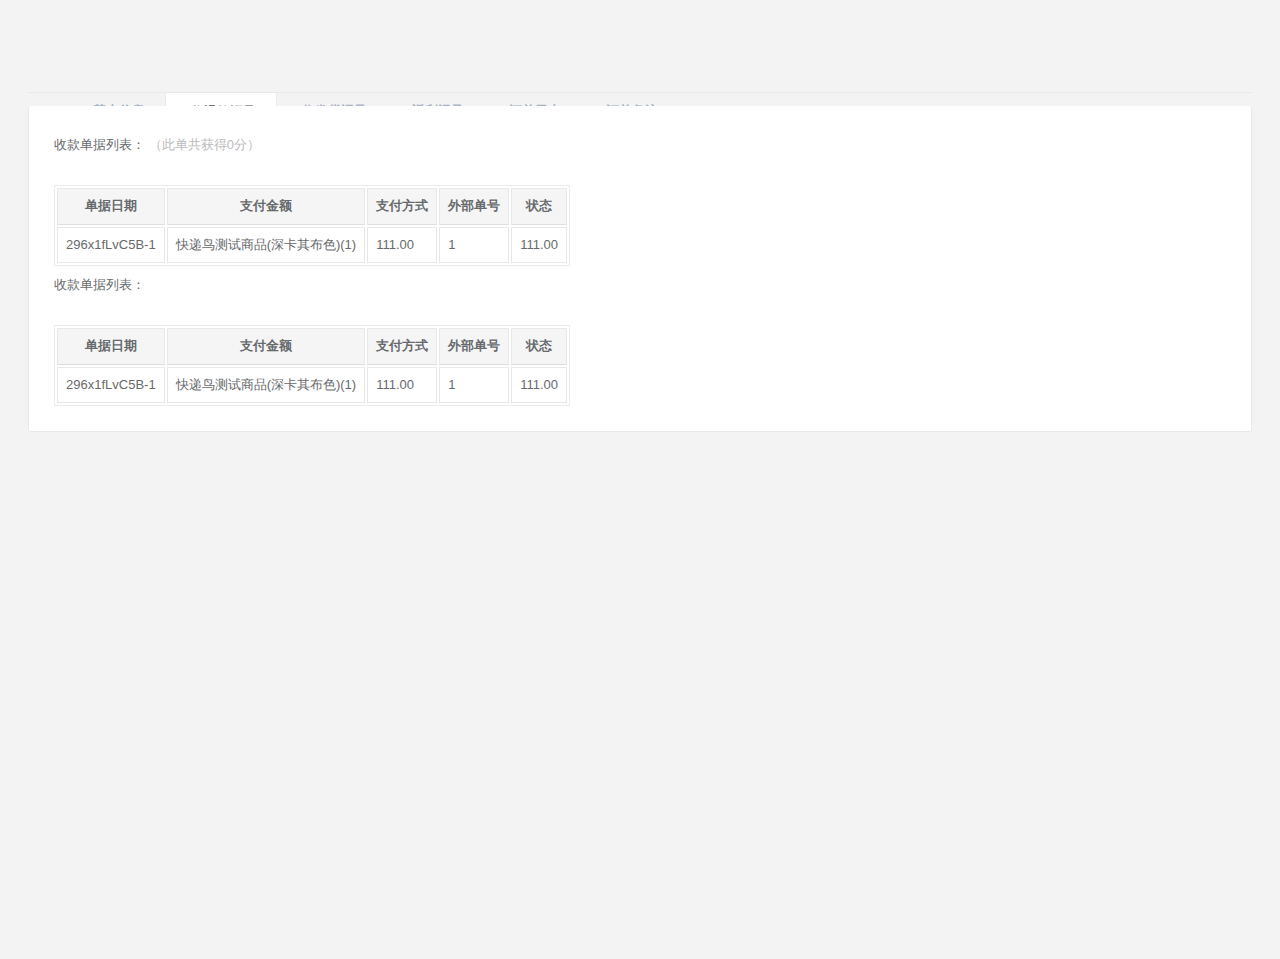
<file: src/main/webapp/hotui/order_bills.html>
﻿<!DOCTYPE html>
<html>

<head>

    <meta charset="utf-8">
    <meta name="viewport" content="width=device-width, initial-scale=1.0">

    <title>收退款记录</title>

    <link href="http://resali.huobanplus.com/cdn/bootstrap/3.3.5/css/bootstrap.min.css" rel="stylesheet">
    <link href="http://resali.huobanplus.com/cdn/font-awesome/4.6.3/css/font-awesome.min.css" rel="stylesheet">
    <!-- Morris -->
    <link href="css/plugins/morris/morris-0.4.3.min.css" rel="stylesheet">
    <link href="css/animate.min.css" rel="stylesheet">
    <link href="css/style.min.css?v=4.0.0" rel="stylesheet">
</head>

<body class="gray-bg">
    <div class="wrapper wrapper-content animated fadeInRight tooltip-demo" style="margin-top: 59px;">
        <div class="row">
            <div class="col-sm-12">
                <div class="ibox float-e-margins">
                    <div class="tabs-container">
                        <ul class="nav nav-tabs">
                            <li class=""><a href="javascript:orderListHandler.orderFilter(0);">基本信息</a></li>
                            <li class="active"><a href="javascript:orderListHandler.orderFilter(1)">收退款记录</a></li>
                            <li class=""><a href="javascript:orderListHandler.orderFilter(2)">收发货记录</a></li>
                            <li class=""><a href="javascript:orderListHandler.orderFilter(3)">返利记录</a></li>
                            <li class=""><a href="javascript:orderListHandler.orderFilter(4)">订单日志</a></li>
                            <li class=""><a href="javascript:orderListHandler.orderFilter(5)">订单备注</a></li>
                        </ul>
                        <div class="tab-content">
                            <div class="tab-pane active">
                                <div class="panel-body">
                                    <div class="col-lg-6">
                                        <div class="row">
                                            <div class="col-lg-12">
                                                <div class="ibox float-e-margins m-b-none">
                                                    <div class="ibox-content p-xxs" style="border-top: none;">
                                                        <label>收款单据列表： <span style="color:#bbb">（此单共获得0分）</span></label>
                                                        <p style="height: 5px;"></p>
                                                        <table class="table table-bordered">
                                                            <thead>
                                                                <tr>
                                                                    <th>单据日期</th>
                                                                    <th>支付金额</th>
                                                                    <th>支付方式</th>
                                                                    <th>外部单号</th>
                                                                    <th>状态</th>
                                                                </tr>
                                                            </thead>
                                                            <tbody>
                                                                <tr>
                                                                    <td>296x1fLvC5B-1</td>
                                                                    <td>快递鸟测试商品(深卡其布色)(1)</td>
                                                                    <td>111.00</td>
                                                                    <td>1</td>
                                                                    <td>111.00</td>
                                                                </tr>
                                                            </tbody>
                                                        </table>
                                                    </div>
                                                </div>
                                            </div>
                                        </div>
                                    </div>
                                    <div class="col-lg-6">
                                        <div class="row">
                                            <div class="col-lg-12">
                                                <div class="ibox float-e-margins m-b-none">
                                                    <div class="ibox-content p-xxs" style="border-top: none;">
                                                        <label>收款单据列表：</label>
                                                        <p style="height: 5px;"></p>
                                                        <table class="table table-bordered">
                                                            <thead>
                                                                <tr>
                                                                    <th>单据日期</th>
                                                                    <th>支付金额</th>
                                                                    <th>支付方式</th>
                                                                    <th>外部单号</th>
                                                                    <th>状态</th>
                                                                </tr>
                                                            </thead>
                                                            <tbody>
                                                                <tr>
                                                                    <td>296x1fLvC5B-1</td>
                                                                    <td>快递鸟测试商品(深卡其布色)(1)</td>
                                                                    <td>111.00</td>
                                                                    <td>1</td>
                                                                    <td>111.00</td>
                                                                </tr>
                                                            </tbody>
                                                        </table>
                                                    </div>
                                                </div>
                                            </div>
                                        </div>
                                    </div>
                                </div>
                            </div>
                        </div>
                    </div>
                </div>
            </div>
        </div>
    </div>
    <!--基础框架js-->
    <script src="http://resali.huobanplus.com/cdn/jquery/2.2.4/jquery.min.js"></script>
    <script src="http://resali.huobanplus.com/cdn/bootstrap/3.3.5/bootstrap.min.js"></script>
    <script src="js/content.min.js?v=1.0.0"></script>

</body>

</html>
</file>
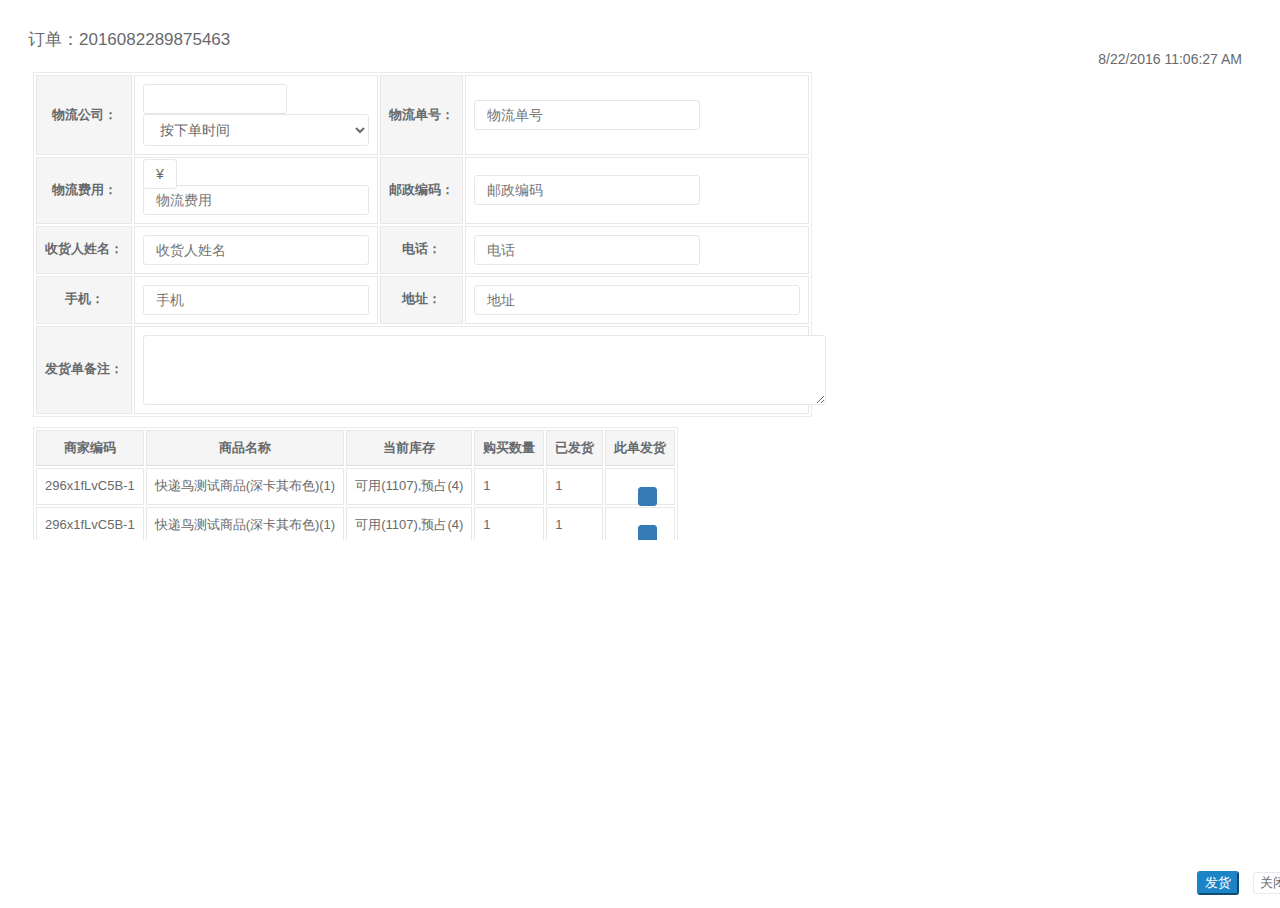
<file: src/main/webapp/hotui/order_deliver.html>
﻿<!DOCTYPE html>
<html>

<head>

    <meta charset="utf-8">
    <meta name="viewport" content="width=device-width, initial-scale=1.0">

    <title>订单详情</title>

    <link href="http://resali.huobanplus.com/cdn/bootstrap/3.3.5/css/bootstrap.min.css" rel="stylesheet">
    <link href="http://resali.huobanplus.com/cdn/font-awesome/4.6.3/css/font-awesome.min.css" rel="stylesheet">
    <!-- Morris -->
    <link href="css/plugins/morris/morris-0.4.3.min.css" rel="stylesheet">
    <link href="css/style.min.css?v=4.0.0" rel="stylesheet">

    <!--checkbox-->
    <link href="css/plugins/awesome-bootstrap-checkbox/awesome-bootstrap-checkbox.css" rel="stylesheet">

    <link href="js/plugins/SearchableSelect/jquery.searchableSelect.css" rel="stylesheet" />
    <style type="text/css">
        #deliver_form table input[type=text] {
            width: 200px;
        }
    </style>
</head>

<body>
    <form id="deliver_form">
        <div class="wrapper wrapper-content tooltip-demo" style="max-height: 492px; overflow-y: auto;">
            <div class="row">
                <div class="col-lg-12">
                    <div class="ibox float-e-margins" style="margin-bottom: 0;">
                        <div class="ibox-title" style="padding: 0; min-height: initial;">
                            <div class="form-inline">
                                <div class="form-group m-r-sm">
                                    <label style="font-size: 17px;">订单：2016082289875463</label>
                                </div>
                                <div class="form-group m-r-sm" style="float: right;">
                                    <label style="font-size: 14px; font-weight: normal;">
                                        <span class="glyphicon glyphicon-time"></span>
                                        8/22/2016 11:06:27 AM</label>
                                </div>
                            </div>
                        </div>
                    </div>
                </div>
            </div>
            <div class="row">
                <div class="col-sm-12">
                    <div class="ibox float-e-margins m-b-none">
                        <div class="ibox-content p-xxs" style="border-top: none;">
                            <table class="table table-bordered">
                                <tbody>
                                    <tr>
                                        <th>物流公司：</th>
                                        <td class="form-inline">
                                            <div class="form-group m-b-none">
                                                <input type="text" style="width: 118px;" required class="form-control input-sm mb10" id="userLoginName" name="userLoginName" runat="server" />
                                                <select class="form-control input-sm">
                                                    <option selected="selected" value="0">按下单时间</option>
                                                    <option value="1">按支付时间</option>
                                                    <option value="2">按订单金额</option>
                                                </select>
                                            </div>
                                        </td>
                                        <th>物流单号：</th>
                                        <td>
                                            <div class="form-group m-b-none">
                                                <input type="text" required class="form-control input-sm mb10" id="Text1" name="userLoginName" runat="server" placeholder="物流单号" />
                                            </div>
                                        </td>
                                    </tr>
                                    <tr>
                                        <th>物流费用：</th>
                                        <td>
                                            <div class="form-group m-b-none">
                                                <div class="input-group" style="width: 130px;">
                                                    <span class="input-group-addon">¥</span>
                                                    <input type="text" class="form-control input-sm" placeholder="物流费用">
                                                </div>
                                            </div>
                                        </td>
                                        <th>邮政编码：</th>
                                        <td>
                                            <input type="text" class="form-control input-sm" placeholder="邮政编码">
                                        </td>
                                    </tr>
                                    <tr>
                                        <th>收货人姓名：</th>
                                        <td>
                                            <input type="text" class="form-control input-sm" required placeholder="收货人姓名">
                                        </td>
                                        <th>电话：</th>
                                        <td>
                                            <input type="text" class="form-control input-sm" placeholder="电话">
                                        </td>
                                    </tr>
                                    <tr>
                                        <th>手机：</th>
                                        <td>
                                            <input type="text" class="form-control input-sm" required placeholder="手机">
                                        </td>
                                        <th>地址：</th>
                                        <td>
                                            <input type="text" style="width: 300px;" required class="form-control input-sm" placeholder="地址">
                                        </td>
                                    </tr>
                                    <tr>
                                        <th>发货单备注：</th>
                                        <td colspan="3">
                                            <textarea id="markText" name="markText" required class="form-control" rows="5" style="height: 56px;"></textarea>
                                        </td>
                                    </tr>
                                </tbody>
                            </table>
                        </div>
                    </div>
                </div>
            </div>
            <div class="row">
                <div class="col-lg-12">
                    <div class="ibox float-e-margins m-b-none">
                        <div class="ibox-content p-xxs" style="border-top: none;">
                            <table class="table table-bordered">
                                <thead>
                                    <tr>
                                        <th>商家编码</th>
                                        <th>商品名称</th>
                                        <th>当前库存</th>
                                        <th>购买数量</th>
                                        <th>已发货</th>
                                        <th class="text-center">此单发货</th>
                                    </tr>
                                </thead>
                                <tbody>
                                    <tr>
                                        <td>296x1fLvC5B-1</td>
                                        <td>快递鸟测试商品(深卡其布色)(1)</td>
                                        <td>可用(1107),预占(4)</td>
                                        <td>1</td>
                                        <td>1</td>
                                        <td class="text-center">
                                            <div class="checkbox checkbox-primary">
                                                <input type="checkbox" id="raSortType_0" name="raSortType" runat="server" checked="checked" value="1" />
                                                <label for="raSortType_0"></label>
                                            </div>
                                        </td>
                                    </tr>
                                    <tr>
                                        <td>296x1fLvC5B-1</td>
                                        <td>快递鸟测试商品(深卡其布色)(1)</td>
                                        <td>可用(1107),预占(4)</td>
                                        <td>1</td>
                                        <td>1</td>
                                       <td class="text-center">
                                            <div class="checkbox checkbox-primary">
                                                <input type="checkbox" id="Checkbox1" name="raSortType" runat="server" checked="checked" value="1" />
                                                <label for="raSortType_0"></label>
                                            </div>
                                        </td>
                                    </tr>
                                </tbody>
                            </table>
                        </div>
                    </div>
                </div>
            </div>

        </div>
        <div class="row" style="padding: 0 15px; position: absolute; bottom: 0; width: 100%;">
            <div class="col-lg-12">
                <div class="ibox float-e-margins" style="margin-bottom: 0;">
                    <div class="ibox-title" style="padding: 0; min-height: initial;">
                        <div class="form-group m-r-sm" style="float: right;">
                            <button type="submit" class="btn btn-success" id="btnConsignFlow" runat="server">发货</button>
                            <button type="button" class="btn btn-white" id="btnPayed" runat="server" style="margin-left: 10px;">关闭</button>
                        </div>
                    </div>
                </div>
            </div>
        </div>
    </form>
    <!--基础框架js-->
    <script src="http://resali.huobanplus.com/cdn/jquery/2.2.4/jquery.min.js"></script>
    <script src="http://resali.huobanplus.com/cdn/bootstrap/3.3.5/bootstrap.min.js"></script>
    <script src="js/content.min.js?v=1.0.0"></script>
    <!--validate-->
    <script src="http://resali.huobanplus.com/cdn/jquery-validation/1.15.0/jquery.validate.min.js"></script>
    <script src="http://resali.huobanplus.com/cdn/jquery-validation/1.15.0/additional-methods.min.js"></script>
    <script src="http://resali.huobanplus.com/cdn/jquery-validation/1.15.0/localization/messages_zh.min.js"></script>
    <script src="js/plugins/hot/bootstrap.hot.extra-validate.js"></script>

    <script src="js/plugins/SearchableSelect/jquery.searchableSelect.js"></script>

    <script src="js/plugins/hot/bootstrap.hot.extra-utils.js"></script>

    <script type="text/javascript">
        $(function () {
            $("#deliver_form").validateCustom(function () { }, {
                debug: true
            });
        })
    </script>
</body>

</html>
</file>
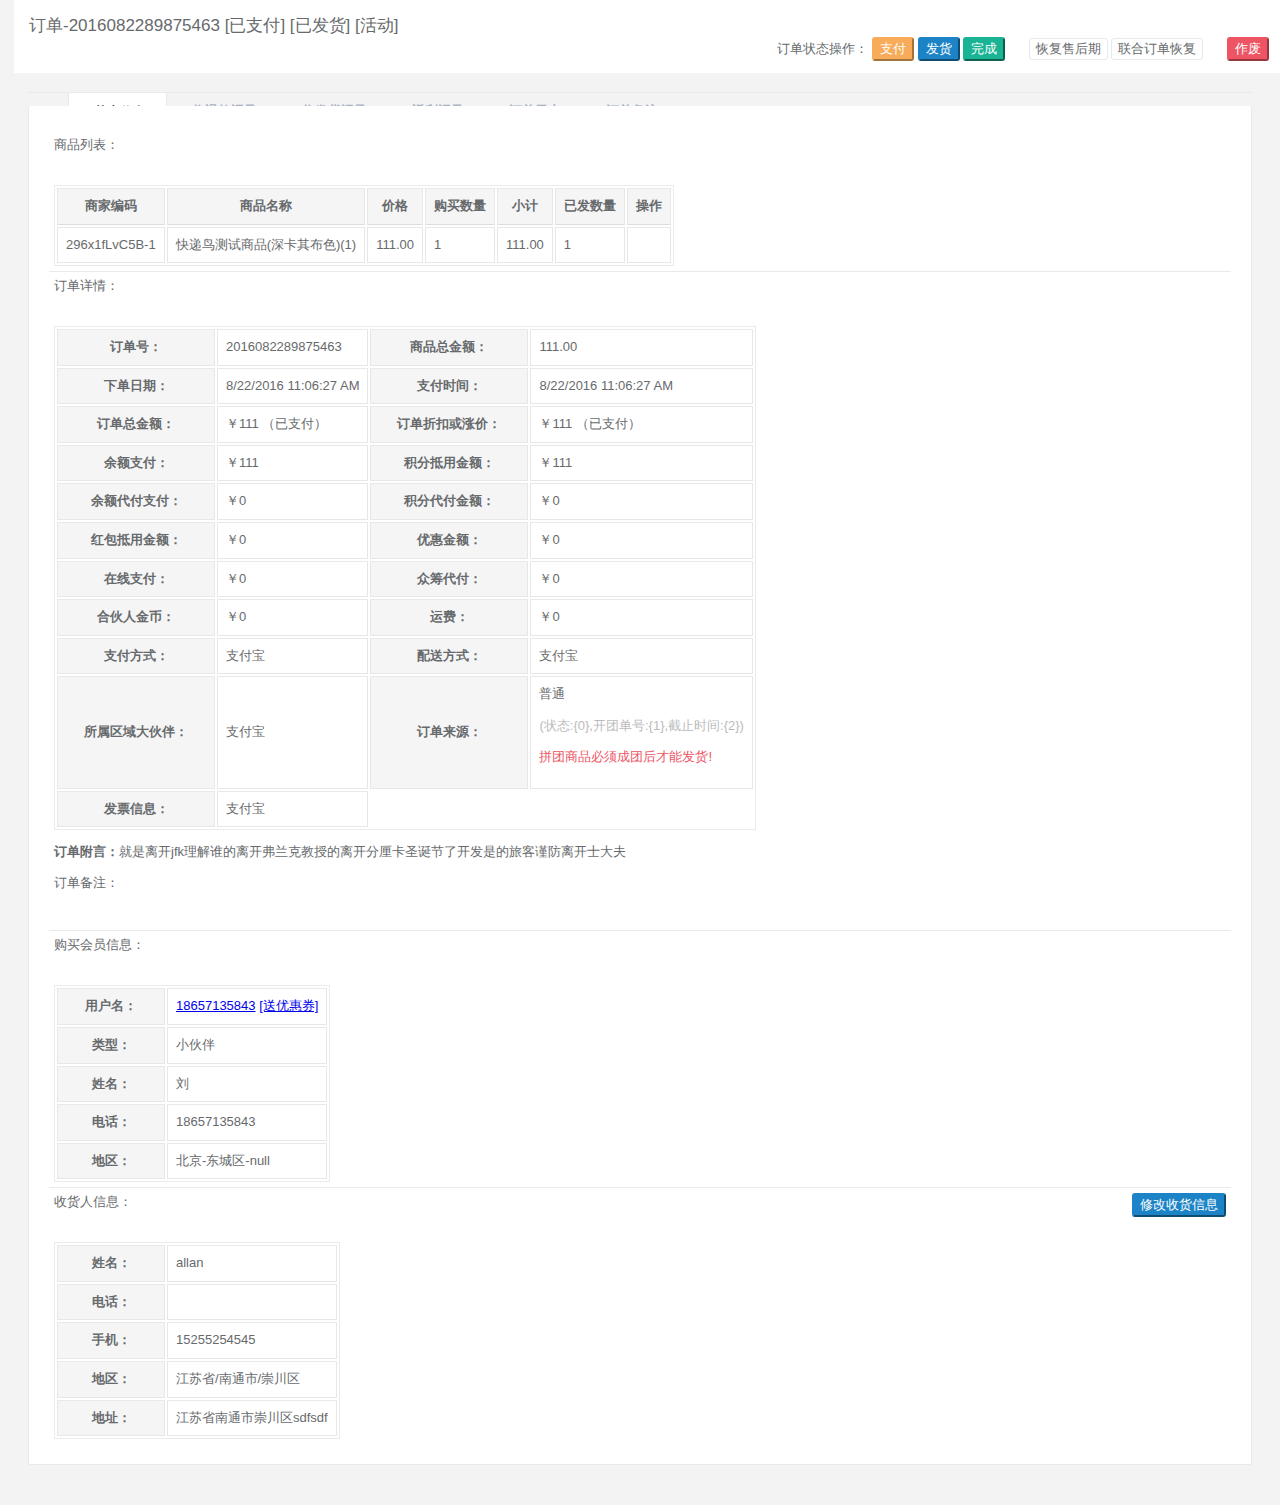
<file: src/main/webapp/hotui/order_detail.html>
﻿<!DOCTYPE html>
<html>

<head>

    <meta charset="utf-8">
    <meta name="viewport" content="width=device-width, initial-scale=1.0">

    <title>订单详情</title>

    <link href="http://resali.huobanplus.com/cdn/bootstrap/3.3.5/css/bootstrap.min.css" rel="stylesheet">
    <link href="http://resali.huobanplus.com/cdn/font-awesome/4.6.3/css/font-awesome.min.css" rel="stylesheet">
    <!-- Morris -->
    <link href="css/plugins/morris/morris-0.4.3.min.css" rel="stylesheet">
    <link href="css/animate.min.css" rel="stylesheet">
    <link href="css/style.min.css?v=4.0.0" rel="stylesheet">

    <!--checkbox-->
    <link href="css/plugins/awesome-bootstrap-checkbox/awesome-bootstrap-checkbox.css" rel="stylesheet">

    <!--datetimepick-->
    <link href="js/plugins/datetimepick/css/daterangepicker.css" rel="stylesheet" />

    <link href="js/plugins/SearchableSelect/jquery.searchableSelect.css" rel="stylesheet" />
</head>

<body class="gray-bg">
    <div class="animated fadeInRight" style="padding:0 6px;position:fixed;width:100%;top: 0;z-index:101;">
        <div class="col-lg-12">
            <div class="ibox float-e-margins" style="margin-bottom:0;">
                <div class="ibox-title" style="padding: 14px 15px 11px;">
                    <div class="form-inline">
                        <div class="form-group m-r-sm">
                            <label style="font-size: 17px; margin-top: 5px;">订单-2016082289875463 [已支付]  [已发货]   [活动]</label>
                        </div>
                        <div class="form-group m-r-sm" style="float: right;">
                            <label class=" control-label">订单状态操作：</label>
                            <button type="button" class="btn btn-warning btn-sm">支付</button>
                            <button type="button" class="btn btn-success btn-sm" onclick="orderDocManager.showConsignFlow()">发货</button>
                            <button type="button" class="btn btn-primary btn-sm">完成</button>
                            <button type="button" style="margin-left: 20px;" class="btn btn-white btn-sm">恢复售后期</button>
                            <button type="button" class="btn btn-white btn-sm">联合订单恢复</button>

                            <button type="button" style="margin-left: 20px;" class="btn btn-danger btn-sm">作废</button>
                        </div>
                    </div>
                </div>
            </div>
        </div>
    </div>
    <div class="wrapper wrapper-content animated fadeInRight tooltip-demo" style="margin-top:59px;">
        <div class="row">
            <div class="col-sm-12">
                <div class="ibox float-e-margins">
                    <div class="tabs-container">
                        <ul class="nav nav-tabs">
                            <li class="active"><a href="javascript:orderListHandler.orderFilter(0);">基本信息</a></li>
                            <li class=""><a href="javascript:orderListHandler.orderFilter(1)">收退款记录</a></li>
                            <li class=""><a href="javascript:orderListHandler.orderFilter(2)">收发货记录</a></li>
                            <li class=""><a href="javascript:orderListHandler.orderFilter(3)">返利记录</a></li>
                            <li class=""><a href="javascript:orderListHandler.orderFilter(4)">订单日志</a></li>
                            <li class=""><a href="javascript:orderListHandler.orderFilter(5)">订单备注</a></li>
                        </ul>
                        <div class="tab-content">
                            <div class="tab-pane active">
                                <div class="panel-body">
                                    <div class="row">
                                        <div class="col-lg-12">
                                            <div class="ibox float-e-margins m-b-none">
                                                <div class="ibox-content p-xxs" style="border-top: none;">
                                                    <label>商品列表：</label>
                                                    <p style="height: 5px;"></p>
                                                    <table class="table table-bordered">
                                                        <thead>
                                                            <tr>
                                                                <th>商家编码</th>
                                                                <th>商品名称</th>
                                                                <th>价格</th>
                                                                <th>购买数量</th>
                                                                <th>小计</th>
                                                                <th>已发数量</th>
                                                                <th>操作</th>
                                                            </tr>
                                                        </thead>
                                                        <tbody>
                                                            <tr>
                                                                <td>296x1fLvC5B-1</td>
                                                                <td>快递鸟测试商品(深卡其布色)(1)</td>
                                                                <td>111.00</td>
                                                                <td>1</td>
                                                                <td>111.00</td>
                                                                <td>1</td>
                                                                <td></td>
                                                            </tr>
                                                        </tbody>
                                                    </table>
                                                </div>
                                            </div>
                                        </div>
                                    </div>
                                    <div class="row">
                                        <div class="col-sm-7">
                                            <div class="ibox float-e-margins">
                                                <div class="ibox-content p-xxs">
                                                    <label>订单详情：</label>
                                                    <p style="height: 5px;"></p>
                                                    <table class="table table-bordered">
                                                        <tbody>
                                                            <tr>
                                                                <th style="width: 140px;">订单号：</th>
                                                                <td>2016082289875463
                                                                </td>
                                                                <th style="width: 140px;">商品总金额：</th>
                                                                <td>111.00
                                                                </td>
                                                            </tr>
                                                            <tr>
                                                                <th style="width: 140px;">下单日期：</th>
                                                                <td>8/22/2016 11:06:27 AM
                                                                </td>
                                                                <th style="width: 140px;">支付时间：</th>
                                                                <td>8/22/2016 11:06:27 AM
                                                                </td>
                                                            </tr>
                                                            <tr>
                                                                <th style="width: 140px;">订单总金额：</th>
                                                                <td>￥111 （已支付）
                                                                </td>
                                                                <th style="width: 140px;">订单折扣或涨价：</th>
                                                                <td>￥111 （已支付）
                                                                </td>
                                                            </tr>
                                                            <tr>
                                                                <th style="width: 140px;">余额支付：</th>
                                                                <td>￥111
                                                                </td>
                                                                <th style="width: 140px;">积分抵用金额：</th>
                                                                <td>￥111
                                                                </td>
                                                            </tr>
                                                            <tr>
                                                                <th style="width: 140px;">余额代付支付：</th>
                                                                <td>￥0
                                                                </td>
                                                                <th style="width: 140px;">积分代付金额：</th>
                                                                <td>￥0
                                                                </td>
                                                            </tr>
                                                            <tr>
                                                                <th style="width: 140px;">红包抵用金额：</th>
                                                                <td>￥0
                                                                </td>
                                                                <th style="width: 140px;">优惠金额：</th>
                                                                <td>￥0
                                                                </td>
                                                            </tr>
                                                            <tr>
                                                                <th style="width: 140px;">在线支付：</th>
                                                                <td>￥0
                                                                </td>
                                                                <th style="width: 140px;">众筹代付：</th>
                                                                <td>￥0
                                                                </td>
                                                            </tr>
                                                            <tr>
                                                                <th style="width: 140px;">合伙人金币：</th>
                                                                <td>￥0
                                                                </td>
                                                                <th style="width: 140px;">运费：</th>
                                                                <td>￥0
                                                                </td>
                                                            </tr>
                                                            <tr>
                                                                <th style="width: 140px;">支付方式：</th>
                                                                <td>支付宝
                                                                </td>
                                                                <th style="width: 140px;">配送方式：</th>
                                                                <td>支付宝
                                                                </td>
                                                            </tr>
                                                            <tr>
                                                                <th style="width: 140px;">所属区域大伙伴：</th>
                                                                <td>支付宝
                                                                </td>
                                                                <th style="width: 140px;">订单来源：</th>
                                                                <td>
                                                                    普通
                                                                    <p style="color: #bbb;">(状态:{0},开团单号:{1},截止时间:{2})</p>
                                                                    <p style="color: #ed5565;" runat="server" id="divPintuanTip">拼团商品必须成团后才能发货!</p>
                                                                </td>
                                                            </tr>
                                                            <tr>
                                                                <th style="width: 140px;">发票信息：</th>
                                                                <td>支付宝
                                                                </td>
                                                            </tr>
                                                        </tbody>
                                                    </table>

                                                    <p>
                                                        <span style="font-weight: bold;">订单附言：</span>就是离开jfk理解谁的离开弗兰克教授的离开分厘卡圣诞节了开发是的旅客谨防离开士大夫
                                                    </p>

                                                    <p>
                                                        订单备注：
                                                    </p>
                                                </div>
                                            </div>
                                        </div>

                                        <div class="col-sm-5">
                                            <div class="ibox float-e-margins m-b-none">
                                                <div class="ibox-content p-xxs">
                                                    <label>购买会员信息：</label>
                                                    <p style="height: 5px;"></p>
                                                    <table class="table table-bordered">
                                                        <tbody>
                                                            <tr>
                                                                <th style="width: 90px;">用户名：</th>
                                                                <td>
                                                                    <a title="点击查看会员信息" href="javascript:viewMember();">
                                                                        <span id="Span1">18657135843</span></a>
                                                                    <a href="javascript:giftCoupon()">[送优惠券]</a>
                                                                </td>
                                                            </tr>
                                                            <tr>
                                                                <th style="width: 90px;">类型：</th>
                                                                <td>
                                                                    <span id="Span2">小伙伴</span>
                                                                </td>
                                                            </tr>
                                                            <tr>
                                                                <th style="width: 90px;">姓名：</th>
                                                                <td>刘
                                                                </td>
                                                            </tr>
                                                            <tr>
                                                                <th style="width: 90px;">电话：</th>
                                                                <td>18657135843
                                                                </td>
                                                            </tr>
                                                            <tr>
                                                                <th style="width: 90px;">地区：</th>
                                                                <td>北京-东城区-null
                                                                </td>
                                                            </tr>
                                                        </tbody>
                                                    </table>
                                                </div>
                                            </div>
                                        </div>
                                        <div class="col-sm-5">
                                            <div class="ibox float-e-margins m-b-none">
                                                <div class="ibox-content p-xxs">
                                                    <label>收货人信息：</label>
                                                    <button type="button" class="btn btn-success btn-sm" style="float:right;">修改收货信息</button>
                                                    <p style="height: 5px;"></p>
                                                    <table class="table table-bordered">
                                                        <tbody>
                                                            <tr>
                                                                <th style="width: 90px;">姓名：</th>
                                                                <td>allan
                                                                </td>
                                                            </tr>
                                                            <tr>
                                                                <th style="width: 90px;">电话：</th>
                                                                <td></td>
                                                            </tr>
                                                            <tr>
                                                                <th style="width: 90px;">手机：</th>
                                                                <td>15255254545
                                                                </td>
                                                            </tr>
                                                            <tr>
                                                                <th style="width: 90px;">地区：</th>
                                                                <td>江苏省/南通市/崇川区
                                                                </td>
                                                            </tr>
                                                            <tr>
                                                                <th style="width: 90px;">地址：</th>
                                                                <td>江苏省南通市崇川区sdfsdf
                                                                </td>
                                                            </tr>
                                                        </tbody>
                                                    </table>
                                                </div>
                                            </div>
                                        </div>
                                    </div>
                                </div>
                            </div>
                        </div>
                    </div>
                </div>
            </div>
        </div>
    </div>
    <!--基础框架js-->
    <script src="http://resali.huobanplus.com/cdn/jquery/2.2.4/jquery.min.js"></script>
    <script src="http://resali.huobanplus.com/cdn/bootstrap/3.3.5/bootstrap.min.js"></script>
    <script src="js/content.min.js?v=1.0.0"></script>

    <!--validate-->
    <script src="http://resali.huobanplus.com/cdn/jquery-validation/1.15.0/jquery.validate.min.js"></script>
    <script src="http://resali.huobanplus.com/cdn/jquery-validation/1.15.0/additional-methods.min.js"></script>
    <script src="http://resali.huobanplus.com/cdn/jquery-validation/1.15.0/localization/messages_zh.min.js"></script>
    <script src="js/plugins/hot/bootstrap.hot.extra-validate.js"></script>

    <script src="js/plugins/SearchableSelect/jquery.searchableSelect.js"></script>

    <script src="js/plugins/hot/bootstrap.hot.extra-utils.js"></script>
    <script src="js/plugins/hot/bootstrap.hot.extra-init.js"></script>

    <script type="text/javascript">
        var orderDocManager = {
            showConsignFlow: function () {
                var url = 'order_deliver.html';
                hot.iframeModal(url, '880px', '600px');
            }
        }
    </script>
</body>

</html>
</file>
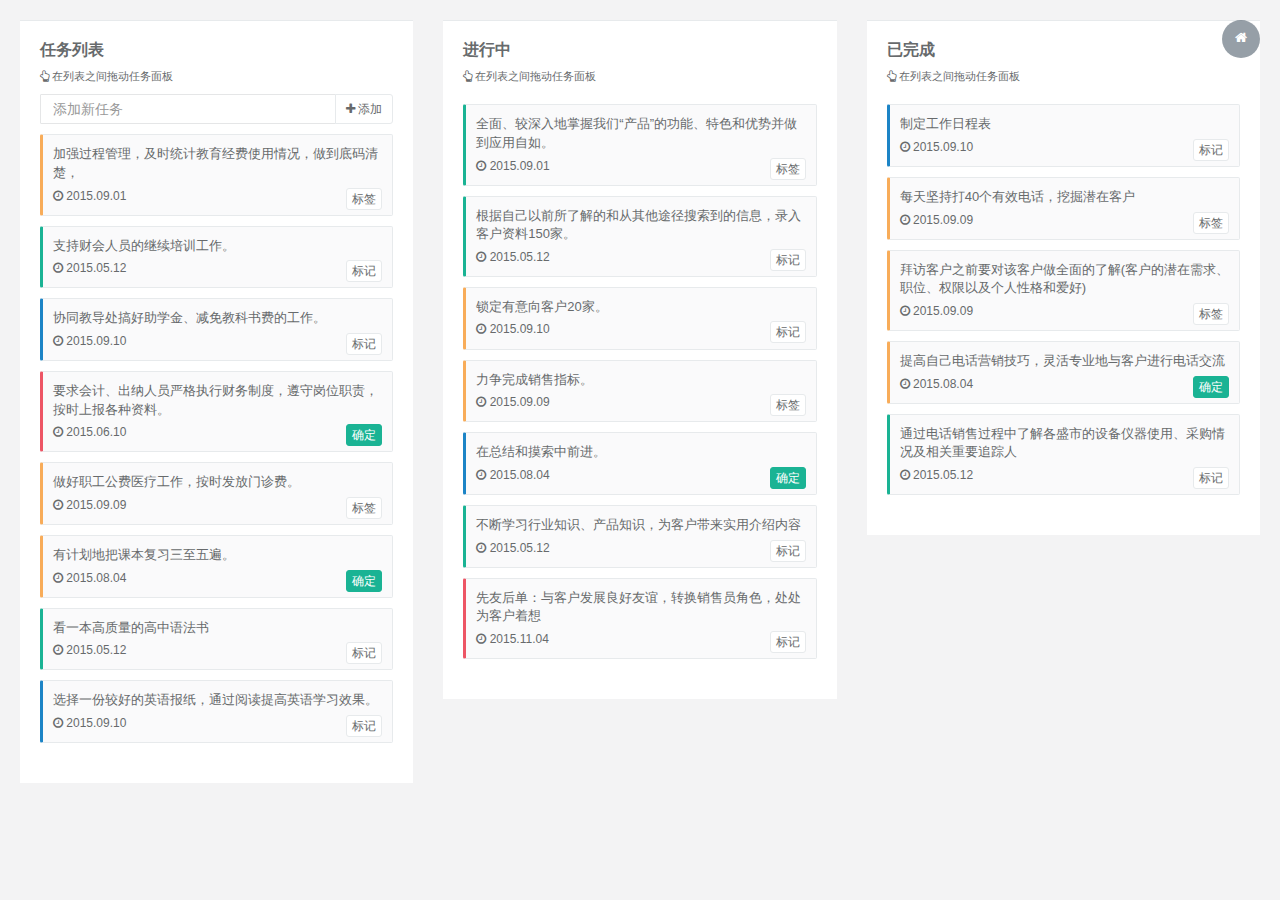
<file: src/main/webapp/HplusResource/hplus/agile_board.html>
<!DOCTYPE html>
<html>

<head>

    <meta charset="utf-8">
    <meta name="viewport" content="width=device-width, initial-scale=1.0">
    

    <title>H+ 后台主题UI框架 - 任务清单</title>
    <meta name="keywords" content="H+后台主题,后台bootstrap框架,会员中心主题,后台HTML,响应式后台">
    <meta name="description" content="H+是一个完全响应式，基于Bootstrap3最新版本开发的扁平化主题，她采用了主流的左右两栏式布局，使用了Html5+CSS3等现代技术">

    <link rel="shortcut icon" href="favicon.ico"> <link href="css/bootstrap.min.css?v=3.3.5" rel="stylesheet">
    <link href="css/font-awesome.min.css?v=4.4.0" rel="stylesheet">

    <link href="css/animate.min.css" rel="stylesheet">
    <link href="css/style.min.css?v=4.0.0" rel="stylesheet"><base target="_blank">

</head>

<body class="gray-bg">
    <div class="wrapper wrapper-content  animated fadeInRight">
        <div class="row">
            <div class="col-sm-4">
                <div class="ibox">
                    <div class="ibox-content">
                        <h3>任务列表</h3>
                        <p class="small"><i class="fa fa-hand-o-up"></i> 在列表之间拖动任务面板</p>

                        <div class="input-group">
                            <input type="text" placeholder="添加新任务" class="input input-sm form-control">
                            <span class="input-group-btn">
                                        <button type="button" class="btn btn-sm btn-white"> <i class="fa fa-plus"></i> 添加</button>
                                </span>
                        </div>

                        <ul class="sortable-list connectList agile-list">
                            <li class="warning-element">
                                加强过程管理，及时统计教育经费使用情况，做到底码清楚，
                                <div class="agile-detail">
                                    <a href="#" class="pull-right btn btn-xs btn-white">标签</a>
                                    <i class="fa fa-clock-o"></i> 2015.09.01
                                </div>
                            </li>
                            <li class="success-element">
                                支持财会人员的继续培训工作。
                                <div class="agile-detail">
                                    <a href="#" class="pull-right btn btn-xs btn-white">标记</a>
                                    <i class="fa fa-clock-o"></i> 2015.05.12
                                </div>
                            </li>
                            <li class="info-element">
                                协同教导处搞好助学金、减免教科书费的工作。
                                <div class="agile-detail">
                                    <a href="#" class="pull-right btn btn-xs btn-white">标记</a>
                                    <i class="fa fa-clock-o"></i> 2015.09.10
                                </div>
                            </li>
                            <li class="danger-element">
                                要求会计、出纳人员严格执行财务制度，遵守岗位职责，按时上报各种资料。
                                <div class="agile-detail">
                                    <a href="#" class="pull-right btn btn-xs btn-primary">确定</a>
                                    <i class="fa fa-clock-o"></i> 2015.06.10
                                </div>
                            </li>
                            <li class="warning-element">
                                做好职工公费医疗工作，按时发放门诊费。
                                <div class="agile-detail">
                                    <a href="#" class="pull-right btn btn-xs btn-white">标签</a>
                                    <i class="fa fa-clock-o"></i> 2015.09.09
                                </div>
                            </li>
                            <li class="warning-element">
                                有计划地把课本复习三至五遍。
                                <div class="agile-detail">
                                    <a href="#" class="pull-right btn btn-xs btn-primary">确定</a>
                                    <i class="fa fa-clock-o"></i> 2015.08.04
                                </div>
                            </li>
                            <li class="success-element">
                                看一本高质量的高中语法书
                                <div class="agile-detail">
                                    <a href="#" class="pull-right btn btn-xs btn-white">标记</a>
                                    <i class="fa fa-clock-o"></i> 2015.05.12
                                </div>
                            </li>
                            <li class="info-element">
                                选择一份较好的英语报纸，通过阅读提高英语学习效果。
                                <div class="agile-detail">
                                    <a href="#" class="pull-right btn btn-xs btn-white">标记</a>
                                    <i class="fa fa-clock-o"></i> 2015.09.10
                                </div>
                            </li>
                        </ul>
                    </div>
                </div>
            </div>
            <div class="col-sm-4">
                <div class="ibox">
                    <div class="ibox-content">
                        <h3>进行中</h3>
                        <p class="small"><i class="fa fa-hand-o-up"></i> 在列表之间拖动任务面板</p>
                        <ul class="sortable-list connectList agile-list">
                            <li class="success-element">
                                全面、较深入地掌握我们“产品”的功能、特色和优势并做到应用自如。
                                <div class="agile-detail">
                                    <a href="#" class="pull-right btn btn-xs btn-white">标签</a>
                                    <i class="fa fa-clock-o"></i> 2015.09.01
                                </div>
                            </li>
                            <li class="success-element">
                                根据自己以前所了解的和从其他途径搜索到的信息，录入客户资料150家。
                                <div class="agile-detail">
                                    <a href="#" class="pull-right btn btn-xs btn-white">标记</a>
                                    <i class="fa fa-clock-o"></i> 2015.05.12
                                </div>
                            </li>
                            <li class="warning-element">
                                锁定有意向客户20家。
                                <div class="agile-detail">
                                    <a href="#" class="pull-right btn btn-xs btn-white">标记</a>
                                    <i class="fa fa-clock-o"></i> 2015.09.10
                                </div>
                            </li>
                            <li class="warning-element">
                                力争完成销售指标。
                                <div class="agile-detail">
                                    <a href="#" class="pull-right btn btn-xs btn-white">标签</a>
                                    <i class="fa fa-clock-o"></i> 2015.09.09
                                </div>
                            </li>
                            <li class="info-element">
                                在总结和摸索中前进。
                                <div class="agile-detail">
                                    <a href="#" class="pull-right btn btn-xs btn-primary">确定</a>
                                    <i class="fa fa-clock-o"></i> 2015.08.04
                                </div>
                            </li>
                            <li class="success-element">
                                不断学习行业知识、产品知识，为客户带来实用介绍内容
                                <div class="agile-detail">
                                    <a href="#" class="pull-right btn btn-xs btn-white">标记</a>
                                    <i class="fa fa-clock-o"></i> 2015.05.12
                                </div>
                            </li>
                            <li class="danger-element">
                                先友后单：与客户发展良好友谊，转换销售员角色，处处为客户着想
                                <div class="agile-detail">
                                    <a href="#" class="pull-right btn btn-xs btn-white">标记</a>
                                    <i class="fa fa-clock-o"></i> 2015.11.04
                                </div>
                            </li>
                        </ul>
                    </div>
                </div>
            </div>
            <div class="col-sm-4">
                <div class="ibox">
                    <div class="ibox-content">
                        <h3>已完成</h3>
                        <p class="small"><i class="fa fa-hand-o-up"></i> 在列表之间拖动任务面板</p>
                        <ul class="sortable-list connectList agile-list">
                            <li class="info-element">
                                制定工作日程表
                                <div class="agile-detail">
                                    <a href="#" class="pull-right btn btn-xs btn-white">标记</a>
                                    <i class="fa fa-clock-o"></i> 2015.09.10
                                </div>
                            </li>
                            <li class="warning-element">
                                每天坚持打40个有效电话，挖掘潜在客户
                                <div class="agile-detail">
                                    <a href="#" class="pull-right btn btn-xs btn-white">标签</a>
                                    <i class="fa fa-clock-o"></i> 2015.09.09
                                </div>
                            </li>
                            <li class="warning-element">
                                拜访客户之前要对该客户做全面的了解(客户的潜在需求、职位、权限以及个人性格和爱好)
                                <div class="agile-detail">
                                    <a href="#" class="pull-right btn btn-xs btn-white">标签</a>
                                    <i class="fa fa-clock-o"></i> 2015.09.09
                                </div>
                            </li>
                            <li class="warning-element">
                                提高自己电话营销技巧，灵活专业地与客户进行电话交流
                                <div class="agile-detail">
                                    <a href="#" class="pull-right btn btn-xs btn-primary">确定</a>
                                    <i class="fa fa-clock-o"></i> 2015.08.04
                                </div>
                            </li>
                            <li class="success-element">
                                通过电话销售过程中了解各盛市的设备仪器使用、采购情况及相关重要追踪人
                                <div class="agile-detail">
                                    <a href="#" class="pull-right btn btn-xs btn-white">标记</a>
                                    <i class="fa fa-clock-o"></i> 2015.05.12
                                </div>
                            </li>

                        </ul>
                    </div>
                </div>
            </div>

        </div>


    </div>
    <script src="js/jquery.min.js?v=2.1.4"></script>
    <script src="js/bootstrap.min.js?v=3.3.5"></script>
    <script src="js/jquery-ui-1.10.4.min.js"></script>
    <script src="js/content.min.js?v=1.0.0"></script>
    <script>
        $(document).ready(function(){$(".sortable-list").sortable({connectWith:".connectList"}).disableSelection()});
    </script>

    <script type="text/javascript" src="http://tajs.qq.com/stats?sId=9051096" charset="UTF-8"></script>
</body>

</html>
</file>
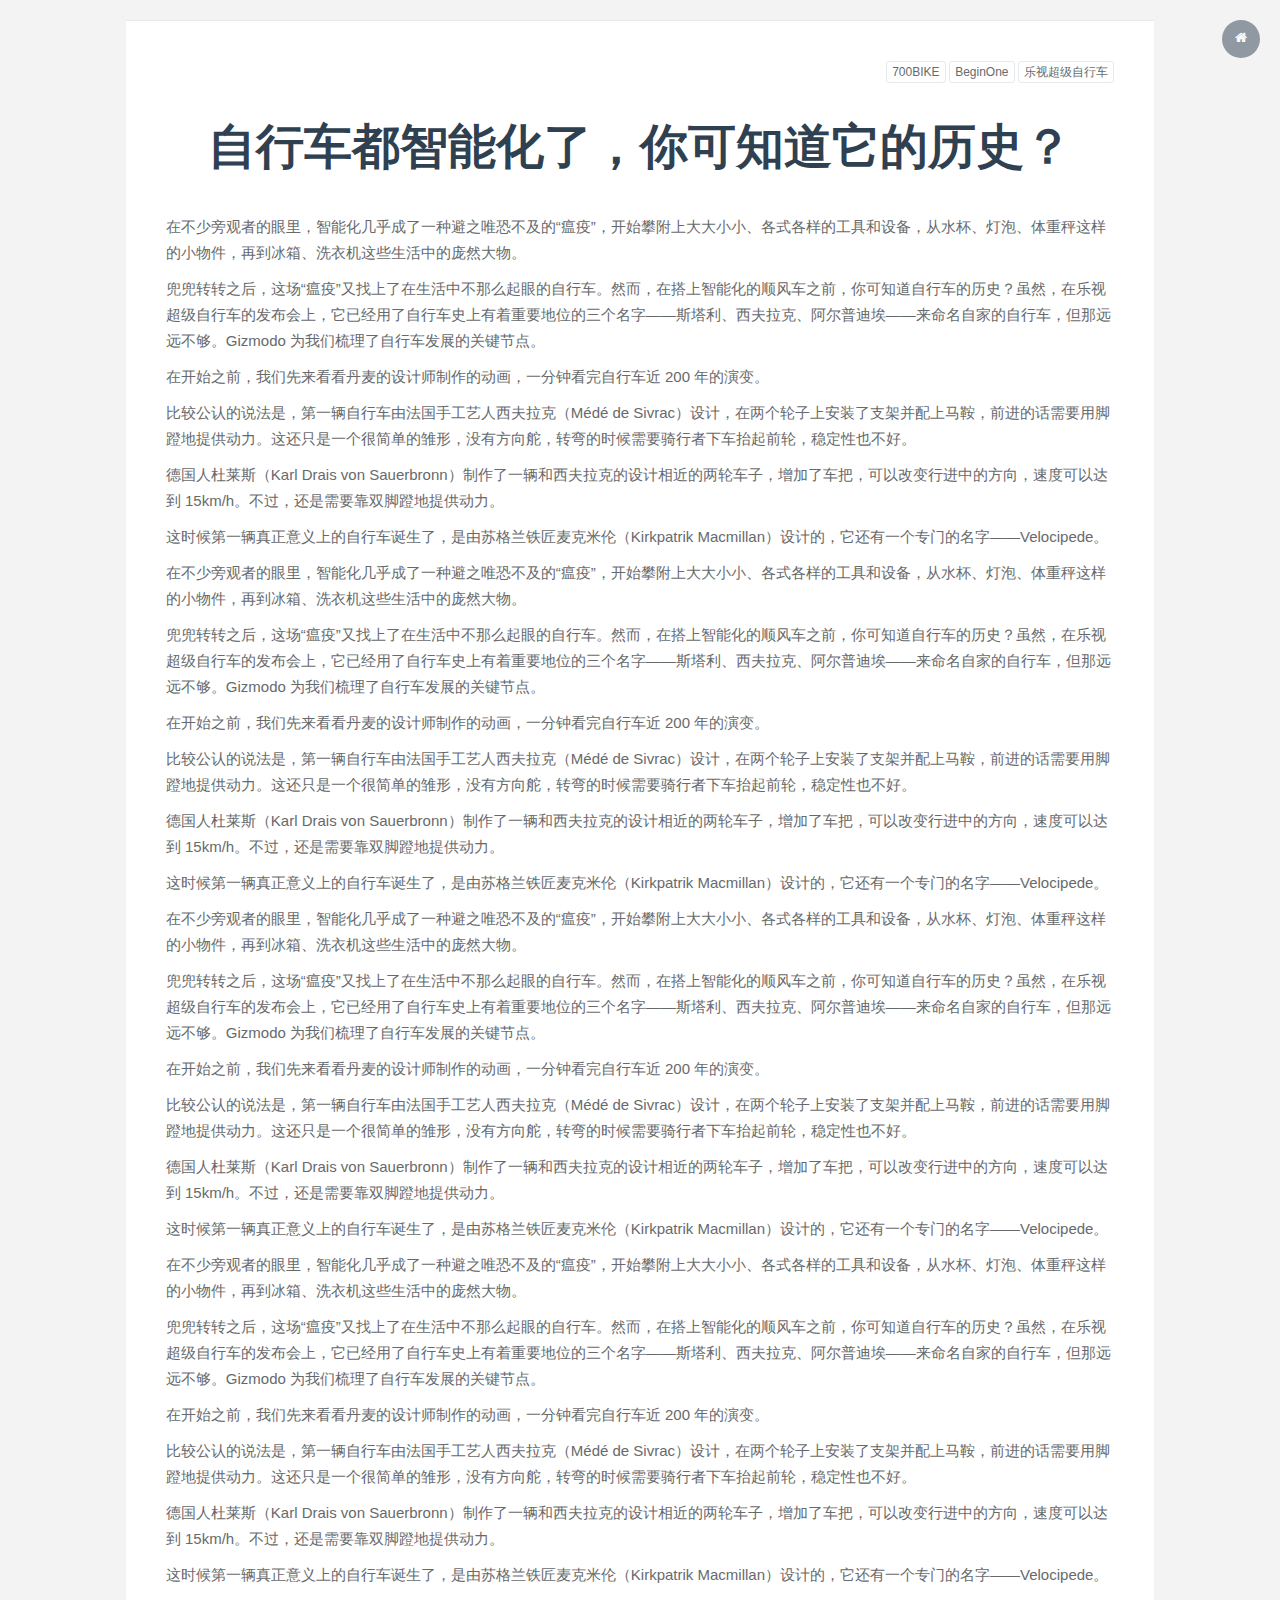
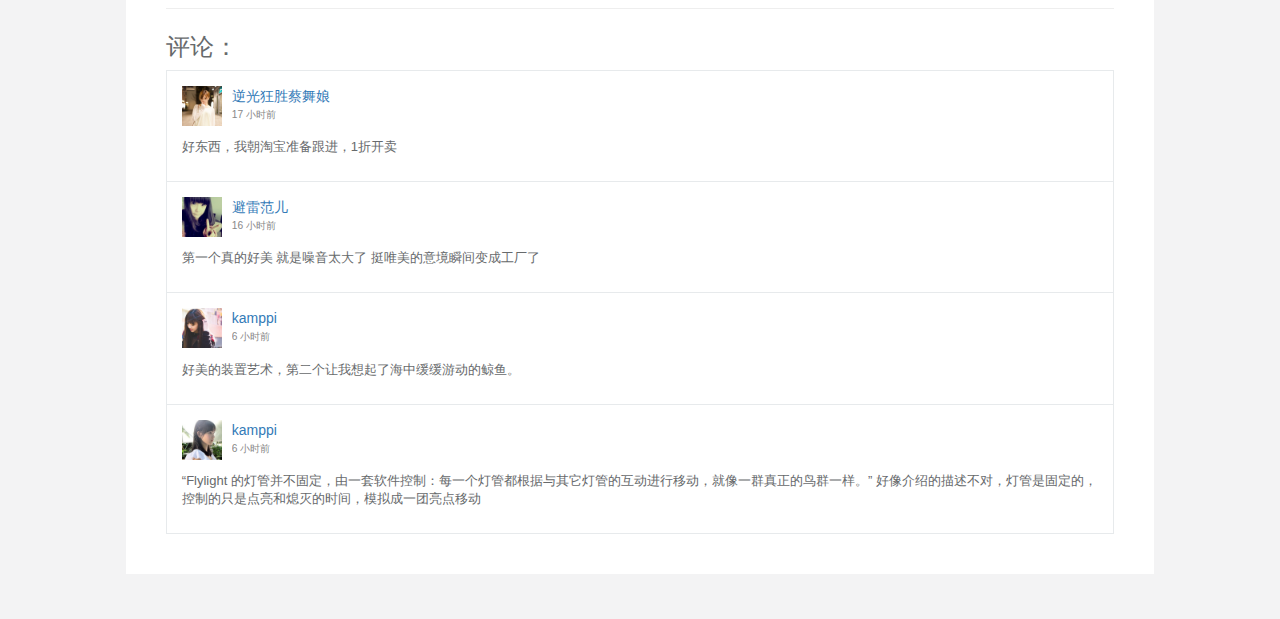
<file: src/main/webapp/HplusResource/hplus/article.html>
<!DOCTYPE html>
<html>

<head>

    <meta charset="utf-8">
    <meta name="viewport" content="width=device-width, initial-scale=1.0">
    

    <title>H+ 后台主题UI框架 - 文章页面</title>
    <meta name="keywords" content="H+后台主题,后台bootstrap框架,会员中心主题,后台HTML,响应式后台">
    <meta name="description" content="H+是一个完全响应式，基于Bootstrap3最新版本开发的扁平化主题，她采用了主流的左右两栏式布局，使用了Html5+CSS3等现代技术">

    <link rel="shortcut icon" href="favicon.ico"> <link href="css/bootstrap.min.css?v=3.3.5" rel="stylesheet">
    <link href="css/font-awesome.min.css?v=4.4.0" rel="stylesheet">

    <link href="css/animate.min.css" rel="stylesheet">
    <link href="css/style.min.css?v=4.0.0" rel="stylesheet"><base target="_blank">

</head>

<body class="gray-bg">
    <div class="wrapper wrapper-content  animated fadeInRight article">
        <div class="row">
            <div class="col-lg-10 col-lg-offset-1">
                <div class="ibox">
                    <div class="ibox-content">
                        <div class="pull-right">
                            <button class="btn btn-white btn-xs" type="button">700BIKE</button>
                            <button class="btn btn-white btn-xs" type="button">BeginOne</button>
                            <button class="btn btn-white btn-xs" type="button">乐视超级自行车</button>
                        </div>
                        <div class="text-center article-title">
                            <h1>
                                    自行车都智能化了，你可知道它的历史？
                                </h1>
                        </div>
                        <p>
                            在不少旁观者的眼里，智能化几乎成了一种避之唯恐不及的“瘟疫”，开始攀附上大大小小、各式各样的工具和设备，从水杯、灯泡、体重秤这样的小物件，再到冰箱、洗衣机这些生活中的庞然大物。
                        </p>
                        <p>
                            兜兜转转之后，这场“瘟疫”又找上了在生活中不那么起眼的自行车。然而，在搭上智能化的顺风车之前，你可知道自行车的历史？虽然，在乐视超级自行车的发布会上，它已经用了自行车史上有着重要地位的三个名字——斯塔利、西夫拉克、阿尔普迪埃——来命名自家的自行车，但那远远不够。Gizmodo 为我们梳理了自行车发展的关键节点。
                        </p>
                        <p>
                            在开始之前，我们先来看看丹麦的设计师制作的动画，一分钟看完自行车近 200 年的演变。
                        </p>
                        <p>
                            比较公认的说法是，第一辆自行车由法国手工艺人西夫拉克（Médé de Sivrac）设计，在两个轮子上安装了支架并配上马鞍，前进的话需要用脚蹬地提供动力。这还只是一个很简单的雏形，没有方向舵，转弯的时候需要骑行者下车抬起前轮，稳定性也不好。
                        </p>
                        <p>
                            德国人杜莱斯（Karl Drais von Sauerbronn）制作了一辆和西夫拉克的设计相近的两轮车子，增加了车把，可以改变行进中的方向，速度可以达到 15km/h。不过，还是需要靠双脚蹬地提供动力。
                        </p>
                        <p>
                            这时候第一辆真正意义上的自行车诞生了，是由苏格兰铁匠麦克米伦（Kirkpatrik Macmillan）设计的，它还有一个专门的名字——Velocipede。
                        </p>
                        <p>
                            在不少旁观者的眼里，智能化几乎成了一种避之唯恐不及的“瘟疫”，开始攀附上大大小小、各式各样的工具和设备，从水杯、灯泡、体重秤这样的小物件，再到冰箱、洗衣机这些生活中的庞然大物。
                        </p>
                        <p>
                            兜兜转转之后，这场“瘟疫”又找上了在生活中不那么起眼的自行车。然而，在搭上智能化的顺风车之前，你可知道自行车的历史？虽然，在乐视超级自行车的发布会上，它已经用了自行车史上有着重要地位的三个名字——斯塔利、西夫拉克、阿尔普迪埃——来命名自家的自行车，但那远远不够。Gizmodo 为我们梳理了自行车发展的关键节点。
                        </p>
                        <p>
                            在开始之前，我们先来看看丹麦的设计师制作的动画，一分钟看完自行车近 200 年的演变。
                        </p>
                        <p>
                            比较公认的说法是，第一辆自行车由法国手工艺人西夫拉克（Médé de Sivrac）设计，在两个轮子上安装了支架并配上马鞍，前进的话需要用脚蹬地提供动力。这还只是一个很简单的雏形，没有方向舵，转弯的时候需要骑行者下车抬起前轮，稳定性也不好。
                        </p>
                        <p>
                            德国人杜莱斯（Karl Drais von Sauerbronn）制作了一辆和西夫拉克的设计相近的两轮车子，增加了车把，可以改变行进中的方向，速度可以达到 15km/h。不过，还是需要靠双脚蹬地提供动力。
                        </p>
                        <p>
                            这时候第一辆真正意义上的自行车诞生了，是由苏格兰铁匠麦克米伦（Kirkpatrik Macmillan）设计的，它还有一个专门的名字——Velocipede。
                        </p>
                        <p>
                            在不少旁观者的眼里，智能化几乎成了一种避之唯恐不及的“瘟疫”，开始攀附上大大小小、各式各样的工具和设备，从水杯、灯泡、体重秤这样的小物件，再到冰箱、洗衣机这些生活中的庞然大物。
                        </p>
                        <p>
                            兜兜转转之后，这场“瘟疫”又找上了在生活中不那么起眼的自行车。然而，在搭上智能化的顺风车之前，你可知道自行车的历史？虽然，在乐视超级自行车的发布会上，它已经用了自行车史上有着重要地位的三个名字——斯塔利、西夫拉克、阿尔普迪埃——来命名自家的自行车，但那远远不够。Gizmodo 为我们梳理了自行车发展的关键节点。
                        </p>
                        <p>
                            在开始之前，我们先来看看丹麦的设计师制作的动画，一分钟看完自行车近 200 年的演变。
                        </p>
                        <p>
                            比较公认的说法是，第一辆自行车由法国手工艺人西夫拉克（Médé de Sivrac）设计，在两个轮子上安装了支架并配上马鞍，前进的话需要用脚蹬地提供动力。这还只是一个很简单的雏形，没有方向舵，转弯的时候需要骑行者下车抬起前轮，稳定性也不好。
                        </p>
                        <p>
                            德国人杜莱斯（Karl Drais von Sauerbronn）制作了一辆和西夫拉克的设计相近的两轮车子，增加了车把，可以改变行进中的方向，速度可以达到 15km/h。不过，还是需要靠双脚蹬地提供动力。
                        </p>
                        <p>
                            这时候第一辆真正意义上的自行车诞生了，是由苏格兰铁匠麦克米伦（Kirkpatrik Macmillan）设计的，它还有一个专门的名字——Velocipede。
                        </p>
                        <p>
                            在不少旁观者的眼里，智能化几乎成了一种避之唯恐不及的“瘟疫”，开始攀附上大大小小、各式各样的工具和设备，从水杯、灯泡、体重秤这样的小物件，再到冰箱、洗衣机这些生活中的庞然大物。
                        </p>
                        <p>
                            兜兜转转之后，这场“瘟疫”又找上了在生活中不那么起眼的自行车。然而，在搭上智能化的顺风车之前，你可知道自行车的历史？虽然，在乐视超级自行车的发布会上，它已经用了自行车史上有着重要地位的三个名字——斯塔利、西夫拉克、阿尔普迪埃——来命名自家的自行车，但那远远不够。Gizmodo 为我们梳理了自行车发展的关键节点。
                        </p>
                        <p>
                            在开始之前，我们先来看看丹麦的设计师制作的动画，一分钟看完自行车近 200 年的演变。
                        </p>
                        <p>
                            比较公认的说法是，第一辆自行车由法国手工艺人西夫拉克（Médé de Sivrac）设计，在两个轮子上安装了支架并配上马鞍，前进的话需要用脚蹬地提供动力。这还只是一个很简单的雏形，没有方向舵，转弯的时候需要骑行者下车抬起前轮，稳定性也不好。
                        </p>
                        <p>
                            德国人杜莱斯（Karl Drais von Sauerbronn）制作了一辆和西夫拉克的设计相近的两轮车子，增加了车把，可以改变行进中的方向，速度可以达到 15km/h。不过，还是需要靠双脚蹬地提供动力。
                        </p>
                        <p>
                            这时候第一辆真正意义上的自行车诞生了，是由苏格兰铁匠麦克米伦（Kirkpatrik Macmillan）设计的，它还有一个专门的名字——Velocipede。
                        </p>
                        <hr>

                        <div class="row">
                            <div class="col-lg-12">

                                <h2>评论：</h2>
                                <div class="social-feed-box">
                                    <div class="social-avatar">
                                        <a href="" class="pull-left">
                                            <img alt="image" src="img/a1.jpg">
                                        </a>
                                        <div class="media-body">
                                            <a href="#">
                                                    逆光狂胜蔡舞娘
                                                </a>
                                            <small class="text-muted">17 小时前</small>
                                        </div>
                                    </div>
                                    <div class="social-body">
                                        <p>
                                            好东西，我朝淘宝准备跟进，1折开卖
                                        </p>
                                    </div>
                                </div>
                                <div class="social-feed-box">
                                    <div class="social-avatar">
                                        <a href="" class="pull-left">
                                            <img alt="image" src="img/a2.jpg">
                                        </a>
                                        <div class="media-body">
                                            <a href="#">
                                                    避雷范儿
                                                </a>
                                            <small class="text-muted"> 16 小时前</small>
                                        </div>
                                    </div>
                                    <div class="social-body">
                                        <p>
                                            第一个真的好美 就是噪音太大了 挺唯美的意境瞬间变成工厂了
                                        </p>
                                    </div>
                                </div>
                                <div class="social-feed-box">
                                    <div class="social-avatar">
                                        <a href="" class="pull-left">
                                            <img alt="image" src="img/a3.jpg">
                                        </a>
                                        <div class="media-body">
                                            <a href="#">
                                                    kamppi
                                                </a>
                                            <small class="text-muted"> 6 小时前</small>
                                        </div>
                                    </div>
                                    <div class="social-body">
                                        <p>
                                            好美的装置艺术，第二个让我想起了海中缓缓游动的鲸鱼。
                                        </p>
                                    </div>
                                </div>
                                <div class="social-feed-box">
                                    <div class="social-avatar">
                                        <a href="" class="pull-left">
                                            <img alt="image" src="img/a5.jpg">
                                        </a>
                                        <div class="media-body">
                                            <a href="#">
                                                    kamppi
                                                </a>
                                            <small class="text-muted">6 小时前</small>
                                        </div>
                                    </div>
                                    <div class="social-body">
                                        <p>
                                            “Flylight 的灯管并不固定，由一套软件控制：每一个灯管都根据与其它灯管的互动进行移动，就像一群真正的鸟群一样。” 好像介绍的描述不对，灯管是固定的，控制的只是点亮和熄灭的时间，模拟成一团亮点移动
                                        </p>
                                    </div>
                                </div>


                            </div>
                        </div>


                    </div>
                </div>
            </div>
        </div>

    </div>
    <script src="js/jquery.min.js?v=2.1.4"></script>
    <script src="js/bootstrap.min.js?v=3.3.5"></script>
    <script src="js/content.min.js?v=1.0.0"></script>
    <script type="text/javascript" src="http://tajs.qq.com/stats?sId=9051096" charset="UTF-8"></script>
</body>

</html>
</file>
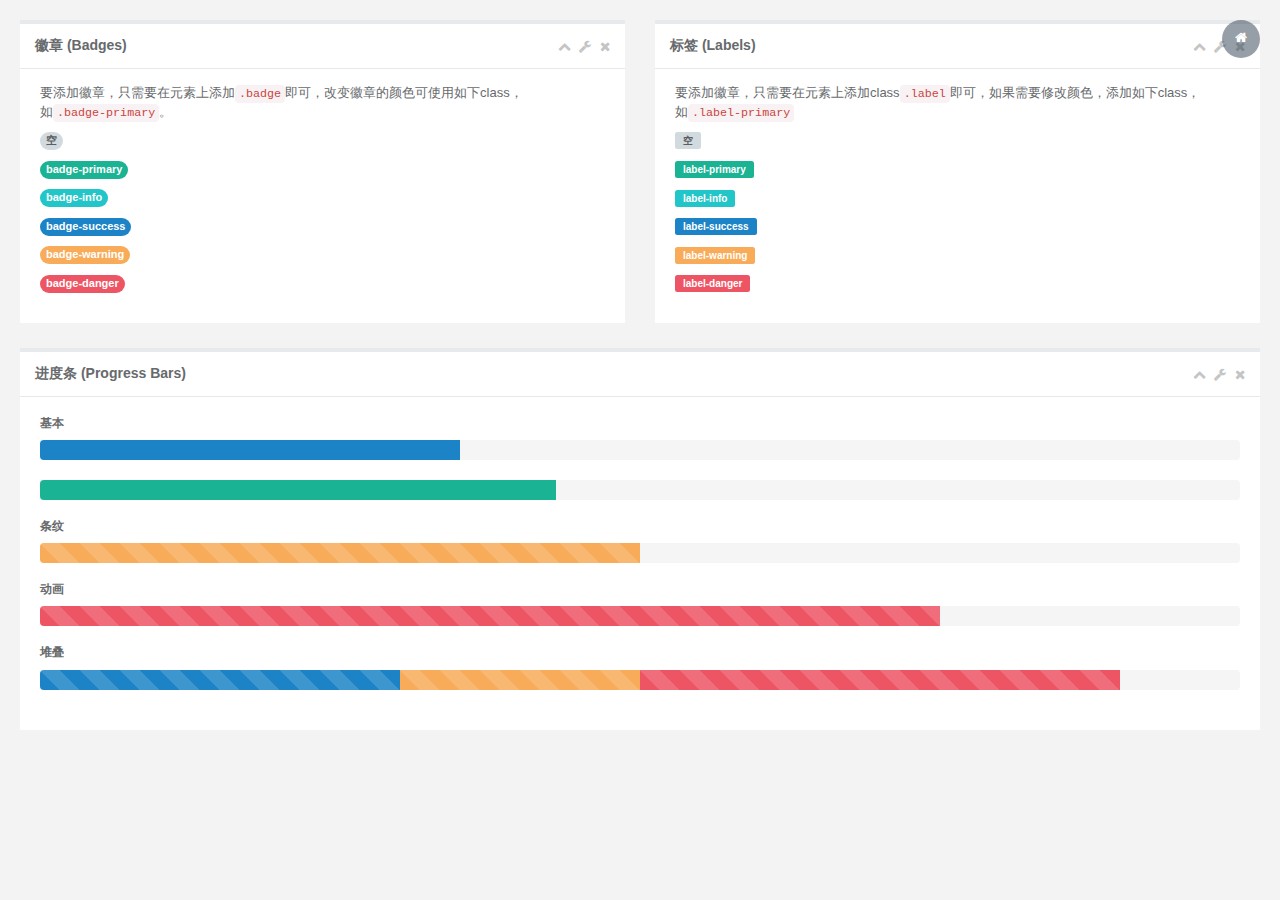
<file: src/main/webapp/HplusResource/hplus/badges_labels.html>
<!DOCTYPE html>
<html>

<head>

    <meta charset="utf-8">
    <meta name="viewport" content="width=device-width, initial-scale=1.0">
    

    <title>H+ 后台主题UI框架 - 徽章，标签，进度条</title>
    <meta name="keywords" content="H+后台主题,后台bootstrap框架,会员中心主题,后台HTML,响应式后台">
    <meta name="description" content="H+是一个完全响应式，基于Bootstrap3最新版本开发的扁平化主题，她采用了主流的左右两栏式布局，使用了Html5+CSS3等现代技术">

    <link rel="shortcut icon" href="favicon.ico"> <link href="css/bootstrap.min.css?v=3.3.5" rel="stylesheet">
    <link href="css/font-awesome.min.css?v=4.4.0" rel="stylesheet">

    <link href="css/animate.min.css" rel="stylesheet">
    <link href="css/style.min.css?v=4.0.0" rel="stylesheet"><base target="_blank">

</head>

<body class="gray-bg">
    <div class="wrapper wrapper-content animated fadeInRight">
        <div class="row">
            <div class="col-sm-6">
                <div class="ibox float-e-margins">
                    <div class="ibox-title">
                        <h5>徽章 (Badges)</h5>
                        <div class="ibox-tools">
                            <a class="collapse-link">
                                <i class="fa fa-chevron-up"></i>
                            </a>
                            <a class="dropdown-toggle" data-toggle="dropdown" href="badges_labels.html#">
                                <i class="fa fa-wrench"></i>
                            </a>
                            <ul class="dropdown-menu dropdown-user">
                                <li><a href="badges_labels.html#">选项1</a>
                                </li>
                                <li><a href="badges_labels.html#">选项2</a>
                                </li>
                            </ul>
                            <a class="close-link">
                                <i class="fa fa-times"></i>
                            </a>
                        </div>
                    </div>
                    <div class="ibox-content">
                        <p>
                            要添加徽章，只需要在元素上添加<code>.badge</code>即可，改变徽章的颜色可使用如下class，如<code>.badge-primary</code>。
                        </p>
                        <p><span class="badge">空</span>
                        </p>
                        <p><span class="badge badge-primary">badge-primary</span>
                        </p>
                        <p><span class="badge badge-info">badge-info</span>
                        </p>
                        <p><span class="badge badge-success">badge-success</span>
                        </p>
                        <p><span class="badge badge-warning">badge-warning</span>
                        </p>
                        <p><span class="badge badge-danger">badge-danger</span>
                        </p>
                    </div>
                </div>
            </div>

            <div class="col-sm-6">
                <div class="ibox float-e-margins">
                    <div class="ibox-title">
                        <h5>标签 (Labels)</h5>
                        <div class="ibox-tools">
                            <a class="collapse-link">
                                <i class="fa fa-chevron-up"></i>
                            </a>
                            <a class="dropdown-toggle" data-toggle="dropdown" href="badges_labels.html#">
                                <i class="fa fa-wrench"></i>
                            </a>
                            <ul class="dropdown-menu dropdown-user">
                                <li><a href="badges_labels.html#">选项1</a>
                                </li>
                                <li><a href="badges_labels.html#">选项2</a>
                                </li>
                            </ul>
                            <a class="close-link">
                                <i class="fa fa-times"></i>
                            </a>
                        </div>
                    </div>
                    <div class="ibox-content">
                        <p>
                            要添加徽章，只需要在元素上添加class<code>.label</code>即可，如果需要修改颜色，添加如下class，如<code>.label-primary</code>
                        </p>
                        <p><span class="label">空</span>
                        </p>
                        <p><span class="label label-primary">label-primary</span>
                        </p>
                        <p><span class="label label-info">label-info</span>
                        </p>
                        <p><span class="label label-success">label-success</span>
                        </p>
                        <p><span class="label label-warning">label-warning</span>
                        </p>
                        <p><span class="label label-danger">label-danger</span>
                        </p>
                    </div>
                </div>
            </div>

        </div>
        <div class="row">
            <div class="col-sm-12">
                <div class="ibox float-e-margins">
                    <div class="ibox-title">
                        <h5>进度条 (Progress Bars)</h5>
                        <div class="ibox-tools">
                            <a class="collapse-link">
                                <i class="fa fa-chevron-up"></i>
                            </a>
                            <a class="dropdown-toggle" data-toggle="dropdown" href="badges_labels.html#">
                                <i class="fa fa-wrench"></i>
                            </a>
                            <ul class="dropdown-menu dropdown-user">
                                <li><a href="badges_labels.html#">选项1</a>
                                </li>
                                <li><a href="badges_labels.html#">选项2</a>
                                </li>
                            </ul>
                            <a class="close-link">
                                <i class="fa fa-times"></i>
                            </a>
                        </div>
                    </div>
                    <div class="ibox-content">
                        <h5>基本</h5>
                        <div class="progress">
                            <div style="width: 35%" aria-valuemax="100" aria-valuemin="0" aria-valuenow="35" role="progressbar" class="progress-bar progress-bar-success">
                                <span class="sr-only">35% Complete (success)</span>
                            </div>
                        </div>

                        <div class="progress progress-bar-default">
                            <div style="width: 43%" aria-valuemax="100" aria-valuemin="0" aria-valuenow="43" role="progressbar" class="progress-bar">
                                <span class="sr-only">43% Complete (success)</span>
                            </div>
                        </div>

                        <h5>条纹</h5>

                        <div class="progress progress-striped">
                            <div style="width: 50%" aria-valuemax="100" aria-valuemin="0" aria-valuenow="50" role="progressbar" class="progress-bar progress-bar-warning">
                                <span class="sr-only">40% Complete (success)</span>
                            </div>
                        </div>

                        <h5>动画</h5>

                        <div class="progress progress-striped active">
                            <div style="width: 75%" aria-valuemax="100" aria-valuemin="0" aria-valuenow="75" role="progressbar" class="progress-bar progress-bar-danger">
                                <span class="sr-only">40% Complete (success)</span>
                            </div>
                        </div>

                        <h5>堆叠</h5>

                        <div class="progress progress-striped active">
                            <div style="width: 30%" class="progress-bar progress-bar-success">
                                <span class="sr-only">30% Complete (success)</span>
                            </div>
                            <div style="width: 20%" class="progress-bar progress-bar-warning">
                                <span class="sr-only">15% Complete (warning)</span>
                            </div>
                            <div style="width: 40%" class="progress-bar progress-bar-danger">
                                <span class="sr-only">40% Complete (danger)</span>
                            </div>
                        </div>

                    </div>
                </div>
            </div>
        </div>
    </div>
    <script src="js/jquery.min.js?v=2.1.4"></script>
    <script src="js/bootstrap.min.js?v=3.3.5"></script>
    <script src="js/content.min.js?v=1.0.0"></script>
    <script type="text/javascript" src="http://tajs.qq.com/stats?sId=9051096" charset="UTF-8"></script>

</body>

</html>
</file>
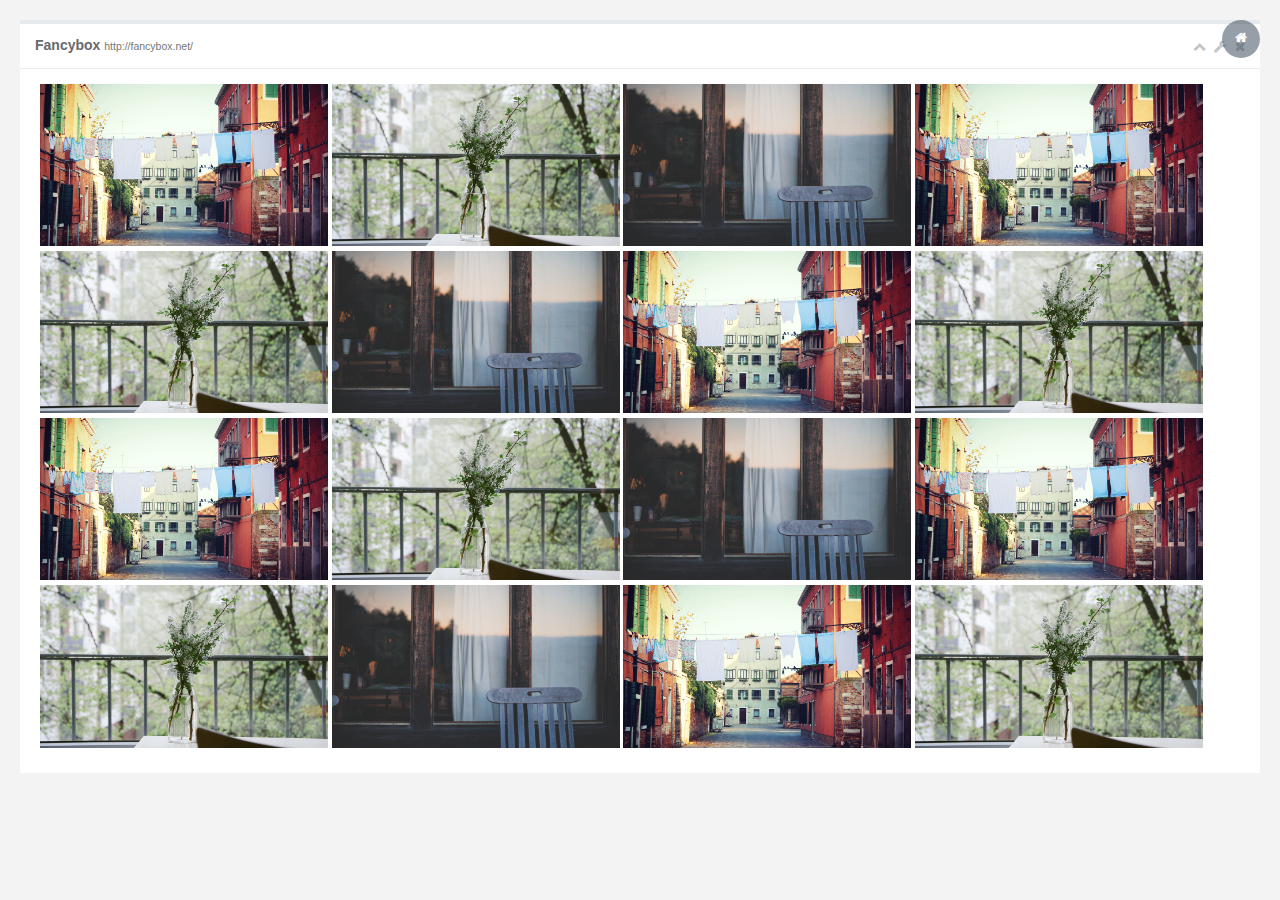
<file: src/main/webapp/HplusResource/hplus/basic_gallery.html>
<!DOCTYPE html>
<html>

<head>

    <meta charset="utf-8">
    <meta name="viewport" content="width=device-width, initial-scale=1.0">
    

    <title>H+ 后台主题UI框架 - 基本图库</title>
    <meta name="keywords" content="H+后台主题,后台bootstrap框架,会员中心主题,后台HTML,响应式后台">
    <meta name="description" content="H+是一个完全响应式，基于Bootstrap3最新版本开发的扁平化主题，她采用了主流的左右两栏式布局，使用了Html5+CSS3等现代技术">

    <link rel="shortcut icon" href="favicon.ico"> <link href="css/bootstrap.min.css?v=3.3.5" rel="stylesheet">
    <link href="css/font-awesome.min.css?v=4.4.0" rel="stylesheet">
    <link href="js/plugins/fancybox/jquery.fancybox.css" rel="stylesheet">
    <link href="css/animate.min.css" rel="stylesheet">
    <link href="css/style.min.css?v=4.0.0" rel="stylesheet"><base target="_blank">

</head>

<body class="gray-bg">
    <div class="wrapper wrapper-content">
        <div class="row">
            <div class="col-sm-12">
                <div class="ibox float-e-margins">
                    <div class="ibox-title">
                        <h5>Fancybox <small>http://fancybox.net/</small></h5>
                        <div class="ibox-tools">
                            <a class="collapse-link">
                                <i class="fa fa-chevron-up"></i>
                            </a>
                            <a class="dropdown-toggle" data-toggle="dropdown" href="basic_gallery.html#">
                                <i class="fa fa-wrench"></i>
                            </a>
                            <ul class="dropdown-menu dropdown-user">
                                <li><a href="basic_gallery.html#">选项1</a>
                                </li>
                                <li><a href="basic_gallery.html#">选项2</a>
                                </li>
                            </ul>
                            <a class="close-link">
                                <i class="fa fa-times"></i>
                            </a>
                        </div>
                    </div>
                    <div class="ibox-content">

                        <a class="fancybox" href="img/p1.jpg" title="图片1">
                            <img alt="image" src="img/p_big1.jpg" />
                        </a>
                        <a class="fancybox" href="img/p2.jpg" title="图片2">
                            <img alt="image" src="img/p_big2.jpg" />
                        </a>
                        <a class="fancybox" href="img/p3.jpg" title="图片3">
                            <img alt="image" src="img/p_big3.jpg" />
                        </a>
                        <a class="fancybox" href="img/p1.jpg" title="图片4">
                            <img alt="image" src="img/p_big1.jpg" />
                        </a>
                        <a class="fancybox" href="img/p2.jpg" title="图片5">
                            <img alt="image" src="img/p_big2.jpg" />
                        </a>
                        <a class="fancybox" href="img/p3.jpg" title="图片6">
                            <img alt="image" src="img/p_big3.jpg" />
                        </a>
                        <a class="fancybox" href="img/p1.jpg" title="图片7">
                            <img alt="image" src="img/p_big1.jpg" />
                        </a>
                        <a class="fancybox" href="img/p2.jpg" title="图片8">
                            <img alt="image" src="img/p_big2.jpg" />
                        </a>
                        <a class="fancybox" href="img/p1.jpg" title="图片9">
                            <img alt="image" src="img/p_big1.jpg" />
                        </a>
                        <a class="fancybox" href="img/p2.jpg" title="图片10">
                            <img alt="image" src="img/p_big2.jpg" />
                        </a>
                        <a class="fancybox" href="img/p3.jpg" title="图片11">
                            <img alt="image" src="img/p_big3.jpg" />
                        </a>
                        <a class="fancybox" href="img/p1.jpg" title="图片12">
                            <img alt="image" src="img/p_big1.jpg" />
                        </a>
                        <a class="fancybox" href="img/p2.jpg" title="图片13">
                            <img alt="image" src="img/p_big2.jpg" />
                        </a>
                        <a class="fancybox" href="img/p3.jpg" title="图片14">
                            <img alt="image" src="img/p_big3.jpg" />
                        </a>
                        <a class="fancybox" href="img/p1.jpg" title="图片15">
                            <img alt="image" src="img/p_big1.jpg" />
                        </a>
                        <a class="fancybox" href="img/p2.jpg" title="图片16">
                            <img alt="image" src="img/p_big2.jpg" />
                        </a>


                    </div>
                </div>
            </div>

        </div>
    </div>
    <script src="js/jquery.min.js?v=2.1.4"></script>
    <script src="js/bootstrap.min.js?v=3.3.5"></script>
    <script src="js/plugins/peity/jquery.peity.min.js"></script>
    <script src="js/content.min.js?v=1.0.0"></script>
    <script src="js/plugins/fancybox/jquery.fancybox.js"></script>
    <script>
        $(document).ready(function(){$(".fancybox").fancybox({openEffect:"none",closeEffect:"none"})});
    </script>

    <script type="text/javascript" src="http://tajs.qq.com/stats?sId=9051096" charset="UTF-8"></script>
</body>

</html>
</file>
<file: src/main/webapp/hotui/js/plugins/datetimepick/css/daterangepicker.css>
.daterangepicker {
  position: absolute;
  color: inherit;
  background: #fff;
  border-radius: 4px;
  width: 278px;
  padding: 4px;
  margin-top: 1px;
  top: 100px;
  left: 20px;
  /* Calendars */ }
  .daterangepicker:before, .daterangepicker:after {
    position: absolute;
    display: inline-block;
    border-bottom-color: rgba(0, 0, 0, 0.2);
    content: ''; }
  .daterangepicker:before {
    top: -7px;
    border-right: 7px solid transparent;
    border-left: 7px solid transparent;
    border-bottom: 7px solid #ccc; }
  .daterangepicker:after {
    top: -6px;
    border-right: 6px solid transparent;
    border-bottom: 6px solid #fff;
    border-left: 6px solid transparent; }
  .daterangepicker.opensleft:before {
    right: 9px; }
  .daterangepicker.opensleft:after {
    right: 10px; }
  .daterangepicker.openscenter:before {
    left: 0;
    right: 0;
    width: 0;
    margin-left: auto;
    margin-right: auto; }
  .daterangepicker.openscenter:after {
    left: 0;
    right: 0;
    width: 0;
    margin-left: auto;
    margin-right: auto; }
  .daterangepicker.opensright:before {
    left: 9px; }
  .daterangepicker.opensright:after {
    left: 10px; }
  .daterangepicker.dropup {
    margin-top: -5px; }
    .daterangepicker.dropup:before {
      top: initial;
      bottom: -7px;
      border-bottom: initial;
      border-top: 7px solid #ccc; }
    .daterangepicker.dropup:after {
      top: initial;
      bottom: -6px;
      border-bottom: initial;
      border-top: 6px solid #fff; }
  .daterangepicker.dropdown-menu {
    max-width: none;
    z-index: 3001; }
  .daterangepicker.single .ranges, .daterangepicker.single .calendar {
    float: none; }
  .daterangepicker.show-calendar .calendar {
    display: block; }
  .daterangepicker .calendar {
    display: none;
    max-width: 270px;
    margin: 4px; }
    .daterangepicker .calendar.single .calendar-table {
      border: none; }
    .daterangepicker .calendar th, .daterangepicker .calendar td {
      white-space: nowrap;
      text-align: center;
      min-width: 32px; }
  .daterangepicker .calendar-table {
    border: 1px solid #fff;
    padding: 4px;
    border-radius: 4px;
    background: #fff; }
  .daterangepicker table {
    width: 100%;
    margin: 0; }
  .daterangepicker td, .daterangepicker th {
    text-align: center;
    width: 20px;
    height: 20px;
    border-radius: 4px;
    border: 1px solid transparent;
    white-space: nowrap;
    cursor: pointer; }
    .daterangepicker td.available:hover, .daterangepicker th.available:hover {
      background-color: #eee;
      border-color: transparent;
      color: inherit; }
    .daterangepicker td.week, .daterangepicker th.week {
      font-size: 80%;
      color: #ccc; }
  .daterangepicker td.off, .daterangepicker td.off.in-range, .daterangepicker td.off.start-date, .daterangepicker td.off.end-date {
    background-color: #fff;
    border-color: transparent;
    color: #999; }
  .daterangepicker td.in-range {
    background-color: #ebf4f8;
    border-color: transparent;
    color: #000;
    border-radius: 0; }
  .daterangepicker td.start-date {
    border-radius: 4px 0 0 4px; }
  .daterangepicker td.end-date {
    border-radius: 0 4px 4px 0; }
  .daterangepicker td.start-date.end-date {
    border-radius: 4px; }
  .daterangepicker td.active, .daterangepicker td.active:hover {
    background-color: #357ebd;
    border-color: transparent;
    color: #fff; }
  .daterangepicker th.month {
    width: auto; }
  .daterangepicker td.disabled, .daterangepicker option.disabled {
    color: #999;
    cursor: not-allowed;
    text-decoration: line-through; }
  .daterangepicker select.monthselect, .daterangepicker select.yearselect {
    font-size: 12px;
    padding: 1px;
    height: auto;
    margin: 0;
    cursor: default; }
  .daterangepicker select.monthselect {
    margin-right: 2%;
    width: 56%; }
  .daterangepicker select.yearselect {
    width: 40%; }
  .daterangepicker select.hourselect, .daterangepicker select.minuteselect, .daterangepicker select.secondselect, .daterangepicker select.ampmselect {
    width: 50px;
    margin-bottom: 0; }
  .daterangepicker .input-mini {
    border: 1px solid #ccc;
    border-radius: 4px;
    color: #555;
    height: 30px;
    line-height: 30px;
    display: block;
    vertical-align: middle;
    margin: 0 0 5px 0;
    padding: 0 6px 0 28px;
    width: 100%; }
    .daterangepicker .input-mini.active {
      border: 1px solid #08c;
      border-radius: 4px; }
  .daterangepicker .daterangepicker_input {
    position: relative; }
    .daterangepicker .daterangepicker_input i {
      position: absolute;
      left: 8px;
      top: 8px; }
  .daterangepicker.rtl .input-mini {
    padding-right: 28px;
    padding-left: 6px; }
  .daterangepicker.rtl .daterangepicker_input i {
    left: auto;
    right: 8px; }
  .daterangepicker .calendar-time {
    text-align: center;
    margin: 5px auto;
    line-height: 30px;
    position: relative;
    padding-left: 28px; }
    .daterangepicker .calendar-time select.disabled {
      color: #ccc;
      cursor: not-allowed; }

.ranges {
  font-size: 11px;
  float: none;
  margin: 4px;
  text-align: left; }
  .ranges ul {
    list-style: none;
    margin: 0 auto;
    padding: 0;
    width: 100%; }
  .ranges li {
    font-size: 13px;
    background: #f5f5f5;
    border: 1px solid #f5f5f5;
    border-radius: 4px;
    color: #08c;
    padding: 3px 12px;
    margin-bottom: 8px;
    cursor: pointer; }
    .ranges li:hover {
      background: #08c;
      border: 1px solid #08c;
      color: #fff; }
    .ranges li.active {
      background: #08c;
      border: 1px solid #08c;
      color: #fff; }

/*  Larger Screen Styling */
@media (min-width: 564px) {
  .daterangepicker {
    width: auto; }
    .daterangepicker .ranges ul {
      width: 160px; }
    .daterangepicker.single .ranges ul {
      width: 100%; }
    .daterangepicker.single .calendar.left {
      clear: none; }
    .daterangepicker.single.ltr .ranges, .daterangepicker.single.ltr .calendar {
      float: left; }
    .daterangepicker.single.rtl .ranges, .daterangepicker.single.rtl .calendar {
      float: right; }
    .daterangepicker.ltr {
      direction: ltr;
      text-align: left; }
      .daterangepicker.ltr .calendar.left {
        clear: left;
        margin-right: 0; }
        .daterangepicker.ltr .calendar.left .calendar-table {
          border-right: none;
          border-top-right-radius: 0;
          border-bottom-right-radius: 0; }
      .daterangepicker.ltr .calendar.right {
        margin-left: 0; }
        .daterangepicker.ltr .calendar.right .calendar-table {
          border-left: none;
          border-top-left-radius: 0;
          border-bottom-left-radius: 0; }
      .daterangepicker.ltr .left .daterangepicker_input {
        padding-right: 12px; }
      .daterangepicker.ltr .calendar.left .calendar-table {
        padding-right: 12px; }
      .daterangepicker.ltr .ranges, .daterangepicker.ltr .calendar {
        float: left; }
    .daterangepicker.rtl {
      direction: rtl;
      text-align: right; }
      .daterangepicker.rtl .calendar.left {
        clear: right;
        margin-left: 0; }
        .daterangepicker.rtl .calendar.left .calendar-table {
          border-left: none;
          border-top-left-radius: 0;
          border-bottom-left-radius: 0; }
      .daterangepicker.rtl .calendar.right {
        margin-right: 0; }
        .daterangepicker.rtl .calendar.right .calendar-table {
          border-right: none;
          border-top-right-radius: 0;
          border-bottom-right-radius: 0; }
      .daterangepicker.rtl .left .daterangepicker_input {
        padding-left: 12px; }
      .daterangepicker.rtl .calendar.left .calendar-table {
        padding-left: 12px; }
      .daterangepicker.rtl .ranges, .daterangepicker.rtl .calendar {
        text-align: right;
        float: right; } }
@media (min-width: 730px) {
  .daterangepicker .ranges {
    width: auto; }
  .daterangepicker.ltr .ranges {
    float: left; }
  .daterangepicker.rtl .ranges {
    float: right; }
  .daterangepicker .calendar.left {
    clear: none !important; } }
</file>
<file: src/main/webapp/hotui/css/plugins/morris/morris-0.4.3.min.css>
.morris-hover{position:absolute;z-index:1000;}.morris-hover.morris-default-style{border-radius:10px;padding:6px;color:#666;background:rgba(255, 255, 255, 0.8);border:solid 2px rgba(230, 230, 230, 0.8);font-family:sans-serif;font-size:12px;text-align:center;}.morris-hover.morris-default-style .morris-hover-row-label{font-weight:bold;margin:0.25em 0;}
.morris-hover.morris-default-style .morris-hover-point{white-space:nowrap;margin:0.1em 0;}
</file>
<file: src/main/webapp/hotui/css/style.min.css>
h1, h2, h3, h4, h5, h6 {
    font-weight: 100;
}

h1 {
    font-size: 30px;
}

h2 {
    font-size: 24px;
}

h3 {
    font-size: 16px;
}

h4 {
    font-size: 14px;
}

h5 {
    font-size: 12px;
}

h6 {
    font-size: 10px;
}

h3, h4, h5 {
    margin-top: 5px;
    font-weight: 600;
}

a:focus {
    outline: 0;
}

.nav > li > a {
    color: #a7b1c2;
    font-weight: 600;
    padding: 14px 20px 14px 25px;
}

.nav li > a {
    display: block;
}

.nav.navbar-right > li > a {
    color: #999c9e;
}

.nav > li.active > a {
    color: #fff;
}

.navbar-default .nav > li > a:focus, .navbar-default .nav > li > a:hover {
    background-color: #293846;
    color: #fff;
}

.nav .open > a, .nav .open > a:focus, .nav .open > a:hover {
    background: #fff;
}

.nav > li > a i {
    margin-right: 6px;
}

.navbar {
    border: 0;
}

.navbar-default {
    background-color: transparent;
    border-color: #2f4050;
    position: relative;
}

.navbar-top-links li {
    display: inline-block;
}

.navbar-top-links li:last-child {
    margin-right: 30px;
}

body.body-small .navbar-top-links li:last-child {
    margin-right: 10px;
}

.navbar-top-links li a {
    padding: 20px 10px;
    min-height: 50px;
}

.dropdown-menu {
    border: medium none;
    display: none;
    float: left;
    font-size: 12px;
    left: 0;
    list-style: none outside none;
    padding: 0;
    position: absolute;
    text-shadow: none;
    top: 100%;
    z-index: 1000;
    border-radius: 0;
    box-shadow: 0 0 3px rgba(86, 96, 117, .3);
}

.dropdown-menu > li > a {
    border-radius: 3px;
    color: inherit;
    line-height: 25px;
    margin: 4px;
    text-align: left;
    font-weight: 400;
}

.dropdown-menu > li > a.font-bold {
    font-weight: 600;
}

.navbar-top-links .dropdown-menu li {
    display: block;
}

.navbar-top-links .dropdown-menu li:last-child {
    margin-right: 0;
}

.navbar-top-links .dropdown-menu li a {
    padding: 3px 20px;
    min-height: 0;
}

.navbar-top-links .dropdown-menu li a div {
    white-space: normal;
}

.navbar-top-links .dropdown-alerts, .navbar-top-links .dropdown-messages, .navbar-top-links .dropdown-tasks {
    width: 310px;
    min-width: 0;
}

.navbar-top-links .dropdown-messages {
    margin-left: 5px;
}

.navbar-top-links .dropdown-tasks {
    margin-left: -59px;
}

.navbar-top-links .dropdown-alerts {
    margin-left: -123px;
}

.navbar-top-links .dropdown-user {
    right: 0;
    left: auto;
}

.dropdown-alerts, .dropdown-messages {
    padding: 10px;
}

.dropdown-alerts li a, .dropdown-messages li a {
    font-size: 12px;
}

.dropdown-alerts li em, .dropdown-messages li em {
    font-size: 10px;
}

.nav.navbar-top-links .dropdown-alerts a {
    font-size: 12px;
}

.nav-header {
    padding: 33px 25px;
}

.nav > li.active {
    border-left: 4px solid #19aa8d;
    background: #293846;
}

.nav.nav-second-level > li.active {
    border: none;
}

.nav.nav-second-level.collapse[style] {
    height: auto !important;
}

.nav-header a {
    color: #DFE4ED;
}

.nav-header .text-muted {
    color: #8095a8;
}

.minimalize-styl-2 {
    padding: 4px 12px;
    margin: 14px 5px 5px 20px;
    font-size: 14px;
    float: left;
}

.navbar-form-custom {
    float: left;
    height: 50px;
    padding: 0;
    width: 200px;
    display: inline-table;
}

.navbar-form-custom .form-group {
    margin-bottom: 0;
}

.nav.navbar-top-links a {
    font-size: 14px;
}

.navbar-form-custom .form-control {
    background: none repeat scroll 0 0 rgba(0, 0, 0, 0);
    border: medium none;
    font-size: 14px;
    height: 60px;
    margin: 0;
    z-index: 2000;
}

.count-info .label {
    line-height: 12px;
    padding: 1px 5px;
    position: absolute;
    right: 6px;
    top: 12px;
}

.arrow {
    float: right;
    margin-top: 2px;
}

.fa.arrow:before {
    content: "\f104";
}

.active > a > .fa.arrow:before {
    content: "\f107";
}

.nav-second-level li, .nav-third-level li {
    border-bottom: none !important;
}

.nav-second-level li a {
    padding: 7px 15px 7px 10px;
    padding-left: 52px;
}

.nav-third-level li a {
    padding-left: 62px;
}

.nav-second-level li:last-child {
    margin-bottom: 10px;
}

.mini-navbar .nav li:focus > .nav-second-level, body:not(.fixed-sidebar):not(.canvas-menu).mini-navbar .nav li:hover > .nav-second-level {
    display: block;
    border-radius: 0 2px 2px 0;
    min-width: 140px;
    height: auto;
}

body.mini-navbar .navbar-default .nav > li > .nav-second-level li a {
    font-size: 12px;
    border-radius: 0 2px 2px 0;
}

.fixed-nav .slimScrollDiv #side-menu {
    padding-bottom: 60px;
    position: relative;
}

.slimScrollDiv > * {
    overflow: hidden;
}

.mini-navbar .nav-second-level li a {
    padding: 10px 10px 10px 15px;
}

.canvas-menu.mini-navbar .nav-second-level {
    background: #293846;
}

.mini-navbar li.active .nav-second-level {
    left: 65px;
}

.navbar-default .special_link a {
    background: #1ab394;
    color: #fff;
}

.navbar-default .special_link a:hover {
    background: #17987e !important;
    color: #fff;
}

.navbar-default .special_link a span.label {
    background: #fff;
    color: #1ab394;
}

.navbar-default .landing_link a {
    background: #1cc09f;
    color: #fff;
}

.navbar-default .landing_link a:hover {
    background: #1ab394 !important;
    color: #fff;
}

.navbar-default .landing_link a span.label {
    background: #fff;
    color: #1cc09f;
}

.logo-element {
    text-align: center;
    font-size: 18px;
    font-weight: 600;
    color: #fff;
    display: none;
    padding: 18px 0;
}

.pace-done #page-wrapper, .pace-done .footer, .pace-done .nav-header, .pace-done .navbar-static-side, .pace-done li.active {
    -webkit-transition: all .5s;
    transition: all .5s;
}

.navbar-fixed-top {
    -webkit-transition-duration: .5s;
    transition-duration: .5s;
    z-index: 2030;
}

.navbar-fixed-top, .navbar-static-top {
    background: #f3f3f4;
}

.fixed-nav #wrapper {
    padding-top: 60px;
    box-sizing: border-box;
}

.fixed-nav .minimalize-styl-2 {
    margin: 14px 5px 5px 15px;
}

.body-small .navbar-fixed-top {
    margin-left: 0;
}

body.mini-navbar .navbar-static-side {
    width: 70px;
}

body.mini-navbar .nav-label, body.mini-navbar .navbar-default .nav li a span, body.mini-navbar .profile-element {
    display: none;
}

body.canvas-menu .profile-element {
    display: block;
}

body:not(.fixed-sidebar):not(.canvas-menu).mini-navbar .nav-second-level {
    display: none;
}

body.mini-navbar .navbar-default .nav > li > a {
    font-size: 16px;
}

body.mini-navbar .logo-element {
    display: block;
}

body.canvas-menu .logo-element {
    display: none;
}

body.mini-navbar .nav-header {
    padding: 0;
    background-color: #1ab394;
}

body.canvas-menu .nav-header {
    padding: 33px 25px;
}

body.mini-navbar #page-wrapper {
    margin: 0 0 0 70px;
}

body.canvas-menu.mini-navbar #page-wrapper, body.canvas-menu.mini-navbar .footer {
    margin: 0;
}

body.canvas-menu .navbar-static-side, body.fixed-sidebar .navbar-static-side {
    position: fixed;
    width: 220px;
    z-index: 2001;
    height: 100%;
}

body.fixed-sidebar.mini-navbar .navbar-static-side {
    width: 70px;
}

body.body-small.fixed-sidebar.mini-navbar #page-wrapper, body.fixed-sidebar.mini-navbar #page-wrapper {
    margin: 0 0 0 70px;
}

body.body-small.fixed-sidebar.mini-navbar .navbar-static-side {
    width: 70px;
}

.fixed-sidebar.mini-navbar .nav li > .nav-second-level {
    display: none;
}

.fixed-sidebar.mini-navbar .nav li.active {
    border-left-width: 0;
}

.canvas-menu.mini-navbar .nav li:hover > .nav-second-level, .fixed-sidebar.mini-navbar .nav li:hover > .nav-second-level {
    position: absolute;
    left: 70px;
    top: 0;
    background-color: #2f4050;
    padding: 10px 10px 0;
    font-size: 12px;
    display: block;
    min-width: 140px;
    border-radius: 2px;
}

body.fixed-sidebar.mini-navbar .navbar-default .nav > li > .nav-second-level li a {
    font-size: 12px;
    border-radius: 3px;
}

body.canvas-menu.mini-navbar .navbar-default .nav > li > .nav-second-level li a {
    font-size: 13px;
    border-radius: 3px;
}

.canvas-menu.mini-navbar .nav-second-level li a, .fixed-sidebar.mini-navbar .nav-second-level li a {
    padding: 10px 10px 10px 15px;
}

.canvas-menu.mini-navbar .nav-second-level, .fixed-sidebar.mini-navbar .nav-second-level {
    position: relative;
    padding: 0;
    font-size: 13px;
}

.canvas-menu.mini-navbar li.active .nav-second-level, .fixed-sidebar.mini-navbar li.active .nav-second-level {
    left: 0;
}

body.canvas-menu nav.navbar-static-side {
    z-index: 2001;
    background: #2f4050;
    height: 100%;
    position: fixed;
    display: none;
}

body.canvas-menu.mini-navbar nav.navbar-static-side {
    display: block;
    width: 70px;
}

.top-navigation #page-wrapper {
    margin-left: 0;
}

.top-navigation .navbar-nav .dropdown-menu > .active > a {
    background: #fff;
    color: #1ab394;
    font-weight: 700;
}

.white-bg .navbar-fixed-top, .white-bg .navbar-static-top {
    background: #fff;
}

.top-navigation .navbar {
    margin-bottom: 0;
}

.top-navigation .nav > li > a {
    padding: 15px 20px;
    color: #676a6c;
}

.top-navigation .nav > li a:focus, .top-navigation .nav > li a:hover {
    background: #fff;
    color: #1ab394;
}

.top-navigation .nav > li.active {
    background: #fff;
    border: none;
}

.top-navigation .nav > li.active > a {
    color: #1ab394;
}

.top-navigation .navbar-right {
    padding-right: 10px;
}

.top-navigation .navbar-nav .dropdown-menu {
    box-shadow: none;
    border: 1px solid #e7eaec;
}

.top-navigation .dropdown-menu > li > a {
    margin: 0;
    padding: 7px 20px;
}

.navbar .dropdown-menu {
    margin-top: 0;
}

.top-navigation .navbar-brand {
    background: #1ab394;
    color: #fff;
    padding: 15px 25px;
}

.top-navigation .navbar-top-links li:last-child {
    margin-right: 0;
}

.body-small.fixed-sidebar.mini-navbar .top-navigation #page-wrapper, .canvas-menu #page-wrapper, .mini-navbar .top-navigation #page-wrapper, .top-navigation.body-small.fixed-sidebar.mini-navbar #page-wrapper, .top-navigation.mini-navbar #page-wrapper {
    margin: 0;
}

.fixed-nav #wrapper.top-navigation, .top-navigation.fixed-nav #wrapper {
    margin-top: 50px;
}

.top-navigation .footer.fixed {
    margin-left: 0 !important;
}

.top-navigation .wrapper.wrapper-content {
    padding: 40px;
}

.body-small .top-navigation .wrapper.wrapper-content, .top-navigation.body-small .wrapper.wrapper-content {
    padding: 40px 0;
}

.navbar-toggle {
    color: #fff;
    padding: 6px 12px;
    font-size: 14px;
}

.top-navigation .navbar-nav .open .dropdown-menu .dropdown-header, .top-navigation .navbar-nav .open .dropdown-menu > li > a {
    padding: 10px 15px 10px 20px;
}

@media (max-width: 768px) {
    .top-navigation .navbar-header {
        display: block;
        float: none;
    }
}

.menu-visible-lg, .menu-visible-md {
    display: none !important;
}

@media (min-width: 1200px) {
    .menu-visible-lg {
        display: block !important;
    }
}

@media (min-width: 992px) {
    .menu-visible-md {
        display: block !important;
    }
}

@media (max-width: 767px) {
    .menu-visible-lg, .menu-visible-md {
        display: block !important;
    }
}

.btn {
    border-radius: 3px;
}

.float-e-margins .btn {
    margin-bottom: 5px;
}

.btn-w-m {
    min-width: 120px;
}

.btn-primary.btn-outline {
    color: #1ab394;
}

.btn-success.btn-outline {
    color: #1c84c6;
}

.btn-info.btn-outline {
    color: #23c6c8;
}

.btn-warning.btn-outline {
    color: #f8ac59;
}

.btn-danger.btn-outline {
    color: #ed5565;
}

.btn-danger.btn-outline:hover, .btn-info.btn-outline:hover, .btn-primary.btn-outline:hover, .btn-success.btn-outline:hover, .btn-warning.btn-outline:hover {
    color: #fff;
}

.btn-primary {
    background-color: #1ab394;
    border-color: #1ab394;
    color: #FFF;
}

.btn-primary.active, .btn-primary:active, .btn-primary:focus, .btn-primary:hover, .open .dropdown-toggle.btn-primary {
    background-color: #18a689;
    border-color: #18a689;
    color: #FFF;
}

.btn-primary.active, .btn-primary:active, .open .dropdown-toggle.btn-primary {
    background-image: none;
}

.btn-primary.active[disabled], .btn-primary.disabled, .btn-primary.disabled.active, .btn-primary.disabled:active, .btn-primary.disabled:focus, .btn-primary.disabled:hover, .btn-primary[disabled], .btn-primary[disabled]:active, .btn-primary[disabled]:focus, .btn-primary[disabled]:hover, fieldset[disabled] .btn-primary, fieldset[disabled] .btn-primary.active, fieldset[disabled] .btn-primary:active, fieldset[disabled] .btn-primary:focus, fieldset[disabled] .btn-primary:hover {
    background-color: #1dc5a3;
    border-color: #1dc5a3;
}

.btn-success {
    background-color: #1c84c6;
    border-color: #1c84c6;
    color: #FFF;
}

.btn-success.active, .btn-success:active, .btn-success:focus, .btn-success:hover, .open .dropdown-toggle.btn-success {
    background-color: #1a7bb9;
    border-color: #1a7bb9;
    color: #FFF;
}

.btn-success.active, .btn-success:active, .open .dropdown-toggle.btn-success {
    background-image: none;
}

.btn-success.active[disabled], .btn-success.disabled, .btn-success.disabled.active, .btn-success.disabled:active, .btn-success.disabled:focus, .btn-success.disabled:hover, .btn-success[disabled], .btn-success[disabled]:active, .btn-success[disabled]:focus, .btn-success[disabled]:hover, fieldset[disabled] .btn-success, fieldset[disabled] .btn-success.active, fieldset[disabled] .btn-success:active, fieldset[disabled] .btn-success:focus, fieldset[disabled] .btn-success:hover {
    background-color: #1f90d8;
    border-color: #1f90d8;
}

.btn-info {
    background-color: #23c6c8;
    border-color: #23c6c8;
    color: #FFF;
}

.btn-info.active, .btn-info:active, .btn-info:focus, .btn-info:hover, .open .dropdown-toggle.btn-info {
    background-color: #21b9bb;
    border-color: #21b9bb;
    color: #FFF;
}

.btn-info.active, .btn-info:active, .open .dropdown-toggle.btn-info {
    background-image: none;
}

.btn-info.active[disabled], .btn-info.disabled, .btn-info.disabled.active, .btn-info.disabled:active, .btn-info.disabled:focus, .btn-info.disabled:hover, .btn-info[disabled], .btn-info[disabled]:active, .btn-info[disabled]:focus, .btn-info[disabled]:hover, fieldset[disabled] .btn-info, fieldset[disabled] .btn-info.active, fieldset[disabled] .btn-info:active, fieldset[disabled] .btn-info:focus, fieldset[disabled] .btn-info:hover {
    background-color: #26d7d9;
    border-color: #26d7d9;
}

.btn-default {
    background-color: #c2c2c2;
    border-color: #c2c2c2;
    color: #FFF;
}

.btn-default.active, .btn-default:active, .btn-default:focus, .btn-default:hover, .open .dropdown-toggle.btn-default {
    background-color: #bababa;
    border-color: #bababa;
    color: #FFF;
}

.btn-default.active, .btn-default:active, .open .dropdown-toggle.btn-default {
    background-image: none;
}

.btn-default.active[disabled], .btn-default.disabled, .btn-default.disabled.active, .btn-default.disabled:active, .btn-default.disabled:focus, .btn-default.disabled:hover, .btn-default[disabled], .btn-default[disabled]:active, .btn-default[disabled]:focus, .btn-default[disabled]:hover, fieldset[disabled] .btn-default, fieldset[disabled] .btn-default.active, fieldset[disabled] .btn-default:active, fieldset[disabled] .btn-default:focus, fieldset[disabled] .btn-default:hover {
    background-color: #ccc;
    border-color: #ccc;
}

.btn-warning {
    background-color: #f8ac59;
    border-color: #f8ac59;
    color: #FFF;
}

.btn-warning.active, .btn-warning:active, .btn-warning:focus, .btn-warning:hover, .open .dropdown-toggle.btn-warning {
    background-color: #f7a54a;
    border-color: #f7a54a;
    color: #FFF;
}

.btn-warning.active, .btn-warning:active, .open .dropdown-toggle.btn-warning {
    background-image: none;
}

.btn-warning.active[disabled], .btn-warning.disabled, .btn-warning.disabled.active, .btn-warning.disabled:active, .btn-warning.disabled:focus, .btn-warning.disabled:hover, .btn-warning[disabled], .btn-warning[disabled]:active, .btn-warning[disabled]:focus, .btn-warning[disabled]:hover, fieldset[disabled] .btn-warning, fieldset[disabled] .btn-warning.active, fieldset[disabled] .btn-warning:active, fieldset[disabled] .btn-warning:focus, fieldset[disabled] .btn-warning:hover {
    background-color: #f9b66d;
    border-color: #f9b66d;
}

.btn-danger {
    background-color: #ed5565;
    border-color: #ed5565;
    color: #FFF;
}

.btn-danger.active, .btn-danger:active, .btn-danger:focus, .btn-danger:hover, .open .dropdown-toggle.btn-danger {
    background-color: #ec4758;
    border-color: #ec4758;
    color: #FFF;
}

.btn-danger.active, .btn-danger:active, .open .dropdown-toggle.btn-danger {
    background-image: none;
}

.btn-danger.active[disabled], .btn-danger.disabled, .btn-danger.disabled.active, .btn-danger.disabled:active, .btn-danger.disabled:focus, .btn-danger.disabled:hover, .btn-danger[disabled], .btn-danger[disabled]:active, .btn-danger[disabled]:focus, .btn-danger[disabled]:hover, fieldset[disabled] .btn-danger, fieldset[disabled] .btn-danger.active, fieldset[disabled] .btn-danger:active, fieldset[disabled] .btn-danger:focus, fieldset[disabled] .btn-danger:hover {
    background-color: #ef6776;
    border-color: #ef6776;
}

.btn-link {
    color: inherit;
}

.btn-link.active, .btn-link:active, .btn-link:focus, .btn-link:hover, .open .dropdown-toggle.btn-link {
    color: #1ab394;
    text-decoration: none;
}

.btn-link.active, .btn-link:active, .open .dropdown-toggle.btn-link {
    background-image: none;
}

.btn-link.active[disabled], .btn-link.disabled, .btn-link.disabled.active, .btn-link.disabled:active, .btn-link.disabled:focus, .btn-link.disabled:hover, .btn-link[disabled], .btn-link[disabled]:active, .btn-link[disabled]:focus, .btn-link[disabled]:hover, fieldset[disabled] .btn-link, fieldset[disabled] .btn-link.active, fieldset[disabled] .btn-link:active, fieldset[disabled] .btn-link:focus, fieldset[disabled] .btn-link:hover {
    color: #cacaca;
}

.btn-white {
    color: inherit;
    background: #fff;
    border: 1px solid #e7eaec;
}

.btn-white.active, .btn-white:active, .btn-white:focus, .btn-white:hover, .open .dropdown-toggle.btn-white {
    color: inherit;
    border: 1px solid #d2d2d2;
}

.btn-white.active, .btn-white:active {
    box-shadow: 0 2px 5px rgba(0, 0, 0, .15) inset;
}

.btn-white.active, .btn-white:active, .open .dropdown-toggle.btn-white {
    background-image: none;
}

.btn-white.active[disabled], .btn-white.disabled, .btn-white.disabled.active, .btn-white.disabled:active, .btn-white.disabled:focus, .btn-white.disabled:hover, .btn-white[disabled], .btn-white[disabled]:active, .btn-white[disabled]:focus, .btn-white[disabled]:hover, fieldset[disabled] .btn-white, fieldset[disabled] .btn-white.active, fieldset[disabled] .btn-white:active, fieldset[disabled] .btn-white:focus, fieldset[disabled] .btn-white:hover {
    color: #cacaca;
}

.form-control, .form-control:focus, .has-error .form-control:focus, .has-success .form-control:focus, .has-warning .form-control:focus, .navbar-collapse, .navbar-form, .navbar-form-custom .form-control:focus, .navbar-form-custom .form-control:hover, .open .btn.dropdown-toggle, .panel, .popover, .progress, .progress-bar {
    box-shadow: none;
}

.btn-outline {
    color: inherit;
    background-color: transparent;
    -webkit-transition: all .5s;
    transition: all .5s;
}

.btn-rounded {
    border-radius: 50px;
}

.btn-large-dim {
    width: 90px;
    height: 90px;
    font-size: 42px;
}

button.dim {
    display: inline-block;
    color: #fff;
    text-decoration: none;
    text-transform: uppercase;
    text-align: center;
    padding-top: 6px;
    margin-right: 10px;
    position: relative;
    cursor: pointer;
    border-radius: 5px;
    font-weight: 600;
    margin-bottom: 20px !important;
}

button.dim:active {
    top: 3px;
}

button.btn-primary.dim {
    box-shadow: inset 0 0 0 #16987e, 0 5px 0 0 #16987e, 0 10px 5px #999;
}

button.btn-primary.dim:active {
    box-shadow: inset 0 0 0 #16987e, 0 2px 0 0 #16987e, 0 5px 3px #999;
}

button.btn-default.dim {
    box-shadow: inset 0 0 0 #b3b3b3, 0 5px 0 0 #b3b3b3, 0 10px 5px #999;
}

button.btn-default.dim:active {
    box-shadow: inset 0 0 0 #b3b3b3, 0 2px 0 0 #b3b3b3, 0 5px 3px #999;
}

button.btn-warning.dim {
    box-shadow: inset 0 0 0 #f79d3c, 0 5px 0 0 #f79d3c, 0 10px 5px #999;
}

button.btn-warning.dim:active {
    box-shadow: inset 0 0 0 #f79d3c, 0 2px 0 0 #f79d3c, 0 5px 3px #999;
}

button.btn-info.dim {
    box-shadow: inset 0 0 0 #1eacae, 0 5px 0 0 #1eacae, 0 10px 5px #999;
}

button.btn-info.dim:active {
    box-shadow: inset 0 0 0 #1eacae, 0 2px 0 0 #1eacae, 0 5px 3px #999;
}

button.btn-success.dim {
    box-shadow: inset 0 0 0 #1872ab, 0 5px 0 0 #1872ab, 0 10px 5px #999;
}

button.btn-success.dim:active {
    box-shadow: inset 0 0 0 #1872ab, 0 2px 0 0 #1872ab, 0 5px 3px #999;
}

button.btn-danger.dim {
    box-shadow: inset 0 0 0 #ea394c, 0 5px 0 0 #ea394c, 0 10px 5px #999;
}

button.btn-danger.dim:active {
    box-shadow: inset 0 0 0 #ea394c, 0 2px 0 0 #ea394c, 0 5px 3px #999;
}

button.dim:before {
    font-size: 50px;
    line-height: 1em;
    font-weight: 400;
    color: #fff;
    display: block;
    padding-top: 10px;
}

button.dim:active:before {
    top: 7px;
    font-size: 50px;
}

.label {
    background-color: #d1dade;
    color: #5e5e5e;
    font-size: 10px;
    font-weight: 600;
    padding: 3px 8px;
    text-shadow: none;
}

.badge {
    background-color: #d1dade;
    color: #5e5e5e;
    font-size: 11px;
    font-weight: 600;
    padding-bottom: 4px;
    padding-left: 6px;
    padding-right: 6px;
    text-shadow: none;
}

.badge-primary, .label-primary {
    background-color: #1ab394;
    color: #FFF;
}

.badge-success, .label-success {
    background-color: #1c84c6;
    color: #FFF;
}

.badge-warning, .label-warning {
    background-color: #f8ac59;
    color: #FFF;
}

.badge-warning-light, .label-warning-light {
    background-color: #f8ac59;
    color: #fff;
}

.badge-danger, .label-danger {
    background-color: #ed5565;
    color: #FFF;
}

.badge-info, .label-info {
    background-color: #23c6c8;
    color: #FFF;
}

.badge-inverse, .label-inverse {
    background-color: #262626;
    color: #FFF;
}

.badge-white, .label-white {
    background-color: #FFF;
    color: #5E5E5E;
}

.badge-disable, .label-white {
    background-color: #2A2E36;
    color: #8B91A0;
}

.chosen-container-single .chosen-single {
    background: #fff;
    box-shadow: none;
    -moz-box-sizing: border-box;
    background-color: #FFF;
    border: 1px solid #CBD5DD;
    border-radius: 2px;
    cursor: text;
    height: auto !important;
    margin: 0;
    min-height: 30px;
    overflow: hidden;
    padding: 4px 12px;
    position: relative;
    width: 100%;
}

.chosen-container-multi .chosen-choices li.search-choice {
    background: #f1f1f1;
    border: 1px solid #ededed;
    border-radius: 2px;
    box-shadow: none;
    color: #333;
    cursor: default;
    line-height: 13px;
    margin: 3px 0 3px 5px;
    padding: 3px 20px 3px 5px;
    position: relative;
}

.pagination > .active > a, .pagination > .active > a:focus, .pagination > .active > a:hover, .pagination > .active > span, .pagination > .active > span:focus, .pagination > .active > span:hover {
    /*background-color: #f4f4f4;*/
    border-color: #DDD;
    /*color: inherit;*/
    cursor: default;
    z-index: 2;
}

.pagination > li > a, .pagination > li > span {
    background-color: #FFF;
    border: 1px solid #DDD;
    color: inherit;
    float: left;
    line-height: 1.42857;
    margin-left: -1px;
    padding: 4px 10px;
    position: relative;
    text-decoration: none;
}

.tooltip-inner {
    background-color: #2F4050;
}

.tooltip.top .tooltip-arrow {
    border-top-color: #2F4050;
}

.tooltip.right .tooltip-arrow {
    border-right-color: #2F4050;
}

.tooltip.bottom .tooltip-arrow {
    border-bottom-color: #2F4050;
}

.tooltip.left .tooltip-arrow {
    border-left-color: #2F4050;
}

.easypiechart {
    position: relative;
    text-align: center;
}

.easypiechart .h2 {
    margin-left: 10px;
    margin-top: 10px;
    display: inline-block;
}

.easypiechart canvas {
    top: 0;
    left: 0;
}

.easypiechart .easypie-text {
    line-height: 1;
    position: absolute;
    top: 33px;
    width: 100%;
    z-index: 1;
}

.easypiechart img {
    margin-top: -4px;
}

.jqstooltip {
    box-sizing: content-box;
}

.fc-state-default {
    background-color: #fff;
    background-image: none;
    background-repeat: repeat-x;
    box-shadow: none;
    color: #333;
    text-shadow: none;
    border: 1px solid;
}

.fc-button {
    color: inherit;
    border: 1px solid #e7eaec;
    cursor: pointer;
    display: inline-block;
    height: 1.9em;
    line-height: 1.9em;
    overflow: hidden;
    padding: 0 .6em;
    position: relative;
    white-space: nowrap;
}

.fc-state-active {
    background-color: #1ab394;
    border-color: #1ab394;
    color: #fff;
}

.fc-header-title h2 {
    font-size: 16px;
    font-weight: 600;
    color: inherit;
}

.fc-content .fc-widget-content, .fc-content .fc-widget-header {
    border-color: #e7eaec;
    font-weight: 400;
}

.fc-border-separate tbody {
    background-color: #F8F8F8;
}

.fc-state-highlight {
    background: none repeat scroll 0 0 #FCF8E3;
}

.external-event {
    padding: 5px 10px;
    border-radius: 2px;
    cursor: pointer;
    margin-bottom: 5px;
}

.fc-ltr .fc-event-hori.fc-event-end, .fc-rtl .fc-event-hori.fc-event-start {
    border-radius: 2px;
}

.fc-agenda .fc-event-time, .fc-event, .fc-event a {
    padding: 4px 6px;
    background-color: #1ab394;
    border-color: #1ab394;
}

.fc-event-time, .fc-event-title {
    color: #717171;
    padding: 0 1px;
}

.ui-calendar .fc-event-time, .ui-calendar .fc-event-title {
    color: #fff;
}

.chat-activity-list .chat-element {
    border-bottom: 1px solid #e7eaec;
}

.chat-element:first-child {
    margin-top: 0;
}

.chat-element {
    padding-bottom: 15px;
}

.chat-element, .chat-element .media {
    margin-top: 15px;
}

.chat-element, .media-body {
    overflow: hidden;
}

.media-body {
    display: block;
    width: auto;
}

.chat-element > .pull-left {
    margin-right: 10px;
}

.chat-element img.img-circle, .dropdown-messages-box img.img-circle {
    width: 38px;
    height: 38px;
}

.chat-element .well {
    border: 1px solid #e7eaec;
    box-shadow: none;
    margin-top: 10px;
    margin-bottom: 5px;
    padding: 10px 20px;
    font-size: 11px;
    line-height: 16px;
}

.chat-element .actions {
    margin-top: 10px;
}

.chat-element .photos {
    margin: 10px 0;
}

.right.chat-element > .pull-right {
    margin-left: 10px;
}

.chat-photo {
    max-height: 180px;
    border-radius: 4px;
    overflow: hidden;
    margin-right: 10px;
    margin-bottom: 10px;
}

.chat {
    margin: 0;
    padding: 0;
    list-style: none;
}

.chat li {
    margin-bottom: 10px;
    padding-bottom: 5px;
    border-bottom: 1px dotted #B3A9A9;
}

.chat li.left .chat-body {
    margin-left: 60px;
}

.chat li.right .chat-body {
    margin-right: 60px;
}

.chat li .chat-body p {
    margin: 0;
    color: #777;
}

.chat .glyphicon, .panel .slidedown .glyphicon {
    margin-right: 5px;
}

.chat-panel .panel-body {
    height: 350px;
    overflow-y: scroll;
}

a.list-group-item.active, a.list-group-item.active:focus, a.list-group-item.active:hover {
    background-color: #1ab394;
    border-color: #1ab394;
    color: #FFF;
    z-index: 2;
}

.list-group-item-heading {
    margin-top: 10px;
}

.list-group-item-text {
    margin: 0 0 10px;
    color: inherit;
    font-size: 12px;
    line-height: inherit;
}

.no-padding .list-group-item {
    border-left: none;
    border-right: none;
    border-bottom: none;
}

.no-padding .list-group-item:first-child {
    border-left: none;
    border-right: none;
    border-bottom: none;
    border-top: none;
}

.no-padding .list-group {
    margin-bottom: 0;
}

.list-group-item {
    background-color: inherit;
    border: 1px solid #e7eaec;
    display: block;
    margin-bottom: -1px;
    padding: 10px 15px;
    position: relative;
}

.elements-list .list-group-item {
    border-left: none;
    border-right: none;
    padding: 15px 25px;
}

.elements-list .list-group-item:first-child {
    border-left: none;
    border-right: none;
    border-top: none !important;
}

.elements-list .list-group {
    margin-bottom: 0;
}

.elements-list a {
    color: inherit;
}

.elements-list .list-group-item.active, .elements-list .list-group-item:hover {
    background: #f3f3f4;
    color: inherit;
    border-color: #e7eaec;
    border-radius: 0;
}

.elements-list li.active {
    -webkit-transition: none;
    transition: none;
}

.element-detail-box {
    padding: 25px;
}

.flot-chart {
    display: block;
    height: 200px;
}

.widget .flot-chart.dashboard-chart {
    display: block;
    height: 120px;
    margin-top: 40px;
}

.flot-chart.dashboard-chart {
    display: block;
    height: 180px;
    margin-top: 40px;
}

.flot-chart-content {
    width: 100%;
    height: 100%;
}

.flot-chart-pie-content {
    width: 200px;
    height: 200px;
    margin: auto;
}

.jqstooltip {
    position: absolute;
    display: block;
    left: 0;
    top: 0;
    visibility: hidden;
    background: #2b303a;
    background-color: rgba(43, 48, 58, .8);
    color: #fff;
    text-align: left;
    white-space: nowrap;
    z-index: 10000;
    padding: 5px;
    min-height: 22px;
    border-radius: 3px;
}

.jqsfield {
    color: #fff;
    text-align: left;
}

.h-200 {
    min-height: 200px;
}

.legendLabel {
    padding-left: 5px;
}

.stat-list li:first-child {
    margin-top: 0;
}

.stat-list {
    list-style: none;
    padding: 0;
    margin: 0;
}

.stat-percent {
    float: right;
}

.stat-list li {
    margin-top: 15px;
    position: relative;
}

table.dataTable thead .sorting, table.dataTable thead .sorting_asc:after, table.dataTable thead .sorting_asc_disabled, table.dataTable thead .sorting_desc, table.dataTable thead .sorting_desc_disabled {
    background: 0 0;
}

table.dataTable thead .sorting_asc:after {
    float: right;
    font-family: fontawesome;
}

table.dataTable thead .sorting_desc:after {
    content: "\f0dd";
    float: right;
    font-family: fontawesome;
}

table.dataTable thead .sorting:after {
    content: "\f0dc";
    float: right;
    font-family: fontawesome;
    color: rgba(50, 50, 50, .5);
}

.dataTables_wrapper {
    padding-bottom: 30px;
}

.img-circle {
    border-radius: 50%;
}

.btn-circle {
    width: 30px;
    height: 30px;
    padding: 6px 0;
    border-radius: 15px;
    text-align: center;
    font-size: 12px;
    line-height: 1.428571429;
}

.btn-circle.btn-lg {
    width: 50px;
    height: 50px;
    padding: 10px 16px;
    border-radius: 25px;
    font-size: 18px;
    line-height: 1.33;
}

.btn-circle.btn-xl {
    width: 70px;
    height: 70px;
    padding: 10px 16px;
    border-radius: 35px;
    font-size: 24px;
    line-height: 1.33;
}

.show-grid [class^=col-] {
    padding-top: 10px;
    padding-bottom: 10px;
    border: 1px solid #ddd;
    background-color: #eee !important;
}

.show-grid {
    margin: 15px 0;
}

.css-animation-box h1 {
    font-size: 44px;
}

.animation-efect-links a {
    padding: 4px 6px;
    font-size: 12px;
}

#animation_box {
    background-color: #f9f8f8;
    border-radius: 16px;
    width: 80%;
    margin: 0 auto;
    padding-top: 80px;
}

.animation-text-box {
    position: absolute;
    margin-top: 40px;
    left: 50%;
    margin-left: -100px;
    width: 200px;
}

.animation-text-info {
    position: absolute;
    margin-top: -60px;
    left: 50%;
    margin-left: -100px;
    width: 200px;
    font-size: 10px;
}

.animation-text-box h2 {
    font-size: 54px;
    font-weight: 600;
    margin-bottom: 5px;
}

.animation-text-box p {
    font-size: 12px;
    text-transform: uppercase;
}

.pace {
    -webkit-pointer-events: none;
    pointer-events: none;
    -webkit-user-select: none;
    -moz-user-select: none;
    -ms-user-select: none;
    user-select: none;
}

.pace .pace-progress {
    background: #1ab394;
    position: fixed;
    z-index: 2000;
    top: 0;
    width: 100%;
    height: 2px;
}

.pace-inactive {
    display: none;
}

.widget {
    border-radius: 5px;
    padding: 15px 20px;
    margin-bottom: 10px;
    margin-top: 10px;
}

.widget.style1 h2 {
    font-size: 30px;
}

.widget h2, .widget h3 {
    margin-top: 5px;
    margin-bottom: 0;
}

.widget-text-box {
    padding: 20px;
    border: 1px solid #e7eaec;
    background: #fff;
}

.widget-head-color-box {
    border-radius: 5px 5px 0 0;
    margin-top: 10px;
}

.widget .flot-chart {
    height: 100px;
}

.vertical-align div {
    display: inline-block;
    vertical-align: middle;
}

.vertical-align h2, .vertical-align h3 {
    margin: 0;
}

.todo-list {
    list-style: none outside none;
    margin: 0;
    padding: 0;
    font-size: 14px;
}

.todo-list.small-list {
    font-size: 12px;
}

.todo-list.small-list > li {
    background: #f3f3f4;
    border-left: none;
    border-right: none;
    border-radius: 4px;
    color: inherit;
    margin-bottom: 2px;
    padding: 6px 6px 6px 12px;
}

.todo-list.small-list .btn-group-xs > .btn, .todo-list.small-list .btn-xs {
    border-radius: 5px;
    font-size: 10px;
    line-height: 1.5;
    padding: 1px 2px 1px 5px;
}

.todo-list > li {
    background: #f3f3f4;
    border-left: 6px solid #e7eaec;
    border-right: 6px solid #e7eaec;
    border-radius: 4px;
    color: inherit;
    margin-bottom: 2px;
    padding: 10px;
}

.todo-list .handle {
    cursor: move;
    display: inline-block;
    font-size: 16px;
    margin: 0 5px;
}

.todo-list > li .label {
    font-size: 9px;
    margin-left: 10px;
}

.check-link {
    font-size: 16px;
}

.todo-completed {
    text-decoration: line-through;
}

.geo-statistic h1 {
    font-size: 36px;
    margin-bottom: 0;
}

.glyphicon.fa {
    font-family: FontAwesome;
}

.inline {
    display: inline-block !important;
}

.input-s-ssm {
    width: 80px !important;
}

.input-s-sm {
    width: 120px !important;
}

.input-s {
    width: 200px !important;
}

.input-s-lg {
    width: 250px !important;
}

.i-checks {
    padding-left: 0;
}

.form-control, .single-line {
    background-color: #FFF;
    background-image: none;
    border: 1px solid #e5e6e7;
    border-radius: 3px;
    color: inherit;
    display: block;
    padding: 6px 12px;
    -webkit-transition: border-color .15s ease-in-out 0s, box-shadow .15s ease-in-out 0s;
    transition: border-color .15s ease-in-out 0s, box-shadow .15s ease-in-out 0s;
    width: 100%;
    font-size: 14px;
}

.form-control:focus, .single-line:focus {
    border-color: #1a7bb9 !important;
}

.has-success .form-control {
    border-color: #1ab394;
}

.has-warning .form-control {
    border-color: #f8ac59;
}

.has-error .form-control {
    border-color: #a94442;
}

.has-success .control-label {
    color: #1ab394;
}

.has-warning .control-label {
    color: #f8ac59;
}

.has-error .control-label {
    color: #a94442;
}

.input-group-addon {
    background-color: #fff;
    border: 1px solid #E5E6E7;
    border-radius: 3px;
    color: inherit;
    font-size: 14px;
    font-weight: 400;
    line-height: 1;
    padding: 6px 12px;
    text-align: center;
}

.spinner-buttons.input-group-btn .btn-xs {
    line-height: 1.13;
}

.spinner-buttons.input-group-btn {
    width: 20%;
}

.noUi-connect {
    background: none repeat scroll 0 0 #1ab394;
    box-shadow: none;
}

.slider_red .noUi-connect {
    background: none repeat scroll 0 0 #ed5565;
    box-shadow: none;
}

.ui-sortable .ibox-title {
    cursor: move;
}

.ui-sortable-placeholder {
    border: 1px dashed #cecece !important;
    visibility: visible !important;
    background: #e7eaec;
}

.ibox.ui-sortable-placeholder {
    margin: 0 0 23px !important;
}

.tabs-container .panel-body {
    background: #fff;
    border: 1px solid #e7eaec;
    border-radius: 2px;
    padding: 20px;
    position: relative;
}
.tabs-container .good-edit-success::before {
    position: absolute;
    top: 0;
    right: 0;
    width: 0;
    height: 0;
    border-top: 60px solid #1ab394;
    border-left: 100px solid transparent;
}
.tabs-container .good-edit-failure::before {
    position: absolute;
    top: 0;
    right: 0;
    width: 0;
    height: 0;
    border-top: 60px solid #ed5565;
    border-left: 100px solid transparent;
}
.tabs-container .good-edit-status {
    position: absolute;
    top: 10px;
    right: 6px;;
    text-align: right;
}
.tabs-container .good-edit-status span {
    display: none;
    color: #fff;
    font-size: 14px;
    font-weight: bold;
}
.tabs-container .good-edit-success .status-success, .tabs-container .good-edit-failure .status-failure {
    display: block;
}
.tabs-container .nav-tabs > li.active > a, .tabs-container .nav-tabs > li.active > a:focus, .tabs-container .nav-tabs > li.active > a:hover {
    background-color: #fff;
}

.tabs-container .nav-tabs > li {
    float: left;
    margin-bottom: -1px;
}

.tabs-container .nav-tabs > li.active > a, .tabs-container .nav-tabs > li.active > a:focus, .tabs-container .nav-tabs > li.active > a:hover {
    border: 1px solid #e7eaec;
    border-bottom-color: transparent;
}

.tabs-container .nav-tabs {
    border-bottom: 1px solid #e7eaec;
}

.tabs-container .tab-pane .panel-body {
    border-top: none;
}

.tabs-container .tabs-left .tab-pane .panel-body, .tabs-container .tabs-right .tab-pane .panel-body {
    border-top: 1px solid #e7eaec;
}

.tabs-container .nav-tabs > li a:hover {
    background: 0 0;
    border-color: transparent;
}

.tabs-container .tabs-below > .nav-tabs, .tabs-container .tabs-left > .nav-tabs, .tabs-container .tabs-right > .nav-tabs {
    border-bottom: 0;
}

.tabs-container .tabs-left .panel-body {
    position: static;
}

.tabs-container .tabs-left > .nav-tabs, .tabs-container .tabs-right > .nav-tabs {
    width: 20%;
}

.tabs-container .tabs-left .panel-body {
    width: 80%;
    margin-left: 20%;
}

.tabs-container .tabs-right .panel-body {
    width: 80%;
    margin-right: 20%;
}

.tabs-container .pill-content > .pill-pane, .tabs-container .tab-content > .tab-pane {
    display: none;
}

.tabs-container .pill-content > .active, .tabs-container .tab-content > .active {
    display: block;
}

.tabs-container .tabs-below > .nav-tabs {
    border-top: 1px solid #e7eaec;
}

.tabs-container .tabs-below > .nav-tabs > li {
    margin-top: -1px;
    margin-bottom: 0;
}

.tabs-container .tabs-below > .nav-tabs > li > a {
    border-radius: 0 0 4px 4px;
}

.tabs-container .tabs-below > .nav-tabs > li > a:focus, .tabs-container .tabs-below > .nav-tabs > li > a:hover {
    border-top-color: #e7eaec;
    border-bottom-color: transparent;
}

.tabs-container .tabs-left > .nav-tabs > li, .tabs-container .tabs-right > .nav-tabs > li {
    float: none;
}

.tabs-container .tabs-left > .nav-tabs > li > a, .tabs-container .tabs-right > .nav-tabs > li > a {
    min-width: 74px;
    margin-right: 0;
    margin-bottom: 3px;
}

.tabs-container .tabs-left > .nav-tabs {
    float: left;
    margin-right: 19px;
}

.tabs-container .tabs-left > .nav-tabs > li > a {
    margin-right: -1px;
    border-radius: 4px 0 0 4px;
}

.tabs-container .tabs-left > .nav-tabs .active > a, .tabs-container .tabs-left > .nav-tabs .active > a:focus, .tabs-container .tabs-left > .nav-tabs .active > a:hover {
    border-color: #e7eaec transparent #e7eaec #e7eaec;
    *border-right-color: #fff;
}

.tabs-container .tabs-right > .nav-tabs {
    float: right;
    margin-left: 19px;
}

.tabs-container .tabs-right > .nav-tabs > li > a {
    margin-left: -1px;
    border-radius: 0 4px 4px 0;
}

.tabs-container .tabs-right > .nav-tabs .active > a, .tabs-container .tabs-right > .nav-tabs .active > a:focus, .tabs-container .tabs-right > .nav-tabs .active > a:hover {
    border-color: #e7eaec #e7eaec #e7eaec transparent;
    *border-left-color: #fff;
    z-index: 1;
}

.onoffswitch {
    position: relative;
    width: 54px;
    -webkit-user-select: none;
    -moz-user-select: none;
    -ms-user-select: none;
}

.onoffswitch-checkbox {
    display: none;
}

.onoffswitch-label {
    display: block;
    overflow: hidden;
    cursor: pointer;
    border: 2px solid #1AB394;
    border-radius: 3px;
}

.onoffswitch-inner {
    display: block;
    width: 200%;
    margin-left: -100%;
    -webkit-transition: margin .3s ease-in 0s;
    transition: margin .3s ease-in 0s;
}

.onoffswitch-inner:after, .onoffswitch-inner:before {
    display: block;
    float: left;
    width: 50%;
    height: 16px;
    padding: 0;
    line-height: 16px;
    font-size: 10px;
    font-family: Trebuchet, Arial, sans-serif;
    font-weight: 700;
    box-sizing: border-box;
}

.onoffswitch-inner:before {
    content: "ON";
    padding-left: 7px;
    background-color: #1AB394;
    color: #FFF;
}

.onoffswitch-inner:after {
    content: "OFF";
    padding-right: 7px;
    background-color: #FFF;
    color: #919191;
    text-align: right;
}

.onoffswitch-switch {
    display: block;
    width: 18px;
    margin: 0;
    background: #FFF;
    border: 2px solid #1AB394;
    border-radius: 3px;
    position: absolute;
    top: 0;
    bottom: 0;
    right: 36px;
    -webkit-transition: all .3s ease-in 0s;
    transition: all .3s ease-in 0s;
}

.onoffswitch-checkbox:checked + .onoffswitch-label .onoffswitch-inner {
    margin-left: 0;
}

.onoffswitch-checkbox:checked + .onoffswitch-label .onoffswitch-switch {
    right: 0;
}

.dd {
    position: relative;
    display: block;
    margin: 0;
    padding: 0;
    list-style: none;
    font-size: 13px;
    line-height: 20px;
}

.dd-list {
    display: block;
    position: relative;
    margin: 0;
    padding: 0;
    list-style: none;
}

.dd-list .dd-list {
    padding-left: 30px;
}

.dd-collapsed .dd-list {
    display: none;
}

.dd-empty, .dd-item, .dd-placeholder {
    display: block;
    position: relative;
    margin: 0;
    padding: 0;
    min-height: 20px;
    font-size: 13px;
    line-height: 20px;
}

.dd-handle {
    display: block;
    margin: 5px 0;
    padding: 5px 10px;
    color: #333;
    text-decoration: none;
    border: 1px solid #e7eaec;
    background: #f5f5f5;
    border-radius: 3px;
    box-sizing: border-box;
    -moz-box-sizing: border-box;
}

.dd-handle span {
    font-weight: 700;
}

.dd-handle:hover {
    background: #f0f0f0;
    cursor: pointer;
    font-weight: 700;
}

.dd-item > button {
    display: block;
    position: relative;
    cursor: pointer;
    float: left;
    width: 25px;
    height: 20px;
    margin: 5px 0;
    padding: 0;
    text-indent: 100%;
    white-space: nowrap;
    overflow: hidden;
    border: 0;
    background: 0 0;
    font-size: 12px;
    line-height: 1;
    text-align: center;
    font-weight: 700;
}

.dd-item > button:before {
    content: '+';
    display: block;
    position: absolute;
    width: 100%;
    text-align: center;
    text-indent: 0;
}

.dd-item > button[data-action=collapse]:before {
    content: '-';
}

#nestable2 .dd-item > button {
    font-family: FontAwesome;
    height: 34px;
    width: 33px;
    color: #c1c1c1;
}

#nestable2 .dd-item > button:before {
    content: "\f067";
}

#nestable2 .dd-item > button[data-action=collapse]:before {
    content: "\f068";
}

.dd-empty, .dd-placeholder {
    margin: 5px 0;
    padding: 0;
    min-height: 30px;
    background: #f2fbff;
    border: 1px dashed #b6bcbf;
    box-sizing: border-box;
    -moz-box-sizing: border-box;
}

.dd-empty {
    border: 1px dashed #bbb;
    min-height: 100px;
    background-color: #e5e5e5;
    background-image: -webkit-linear-gradient(45deg, #fff 25%, transparent 25%, transparent 75%, #fff 75%, #fff), -webkit-linear-gradient(45deg, #fff 25%, transparent 25%, transparent 75%, #fff 75%, #fff);
    background-image: linear-gradient(45deg, #fff 25%, transparent 25%, transparent 75%, #fff 75%, #fff), linear-gradient(45deg, #fff 25%, transparent 25%, transparent 75%, #fff 75%, #fff);
    background-size: 60px 60px;
    background-position: 0 0, 30px 30px;
}

.dd-dragel {
    position: absolute;
    z-index: 9999;
    pointer-events: none;
}

.dd-dragel > .dd-item .dd-handle {
    margin-top: 0;
}

.dd-dragel .dd-handle {
    box-shadow: 2px 4px 6px 0 rgba(0, 0, 0, .1);
}

.nestable-lists {
    display: block;
    clear: both;
    padding: 30px 0;
    width: 100%;
    border: 0;
    border-top: 2px solid #ddd;
    border-bottom: 2px solid #ddd;
}

#nestable-menu {
    padding: 0;
    margin: 10px 0 20px;
}

#nestable-output, #nestable2-output {
    width: 100%;
    line-height: 1.333333em;
    font-family: lucida grande, lucida sans unicode, helvetica, arial, sans-serif;
}

#nestable2 .dd-handle {
    color: inherit;
    border: 1px dashed #e7eaec;
    background: #f3f3f4;
    padding: 10px;
}

#nestable2 span.label {
    margin-right: 10px;
}

#nestable-output, #nestable2-output {
    font-size: 12px;
    padding: 25px;
    box-sizing: border-box;
    -moz-box-sizing: border-box;
}

.CodeMirror {
    border: 1px solid #eee;
    height: auto;
}

.CodeMirror-scroll {
    overflow-y: hidden;
    overflow-x: auto;
}

.google-map {
    height: 300px;
}

label.error {
    color: #cc5965;
    display: inline-block;
    margin-left: 5px;
}

.form-control.error {
    border: 1px dotted #cc5965;
}

.gridStyle {
    border: 1px solid #d4d4d4;
    width: 100%;
    height: 400px;
}

.gridStyle2 {
    border: 1px solid #d4d4d4;
    width: 500px;
    height: 300px;
}

.ngH eaderCell {
    border-right: none;
    border-bottom: 1px solid #e7eaec;
}

.ngCell {
    border-right: none;
}

.ngTopPanel {
    background: #F5F5F6;
}

.ngRow.even {
    background: #f9f9f9;
}

.ngRow.selected {
    background: #EBF2F1;
}

.ngRow {
    border-bottom: 1px solid #e7eaec;
}

.ngCell {
    background-color: transparent;
}

.ngHeaderCell {
    border-right: none;
}

#toast-container > .toast {
    background-image: none !important;
}

#toast-container > .toast:before {
    position: fixed;
    font-family: FontAwesome;
    font-size: 24px;
    line-height: 24px;
    float: left;
    color: #FFF;
    padding-right: .5em;
    margin: auto .5em auto -1.5em;
}

#toast-container > div {
    box-shadow: 0 0 3px #999;
    opacity: .9;
    -ms-filter: alpha(opacity=90);
    filter: alpha(opacity=90);
}

#toast-container > :hover {
    box-shadow: 0 0 4px #999;
    opacity: 1;
    -ms-filter: alpha(opacity=100);
    filter: alpha(opacity=100);
    cursor: pointer;
}

.toast, .toast-success {
    background-color: #1ab394;
}

.toast-error {
    background-color: #ed5565;
}

.toast-info {
    background-color: #23c6c8;
}

.toast-warning {
    background-color: #f8ac59;
}

.toast-top-full-width {
    margin-top: 20px;
}

.toast-bottom-full-width {
    margin-bottom: 20px;
}

.img-container, .img-preview {
    overflow: hidden;
    text-align: center;
    width: 100%;
}

.img-preview-sm {
    height: 130px;
    width: 200px;
}

.forum-post-container .media {
    margin: 10px;
    padding: 20px 10px;
    border-bottom: 1px solid #f1f1f1;
}

.forum-avatar {
    float: left;
    margin-right: 20px;
    text-align: center;
    width: 110px;
}

.forum-avatar .img-circle {
    height: 48px;
    width: 48px;
}

.author-info {
    color: #676a6c;
    font-size: 11px;
    margin-top: 5px;
    text-align: center;
}

.forum-post-info {
    padding: 9px 12px 6px;
    background: #f9f9f9;
    border: 1px solid #f1f1f1;
}

.media-body > .media {
    background: #f9f9f9;
    border-radius: 3px;
    border: 1px solid #f1f1f1;
}

.forum-post-container .media-body .photos {
    margin: 10px 0;
}

.forum-photo {
    max-width: 140px;
    border-radius: 3px;
}

.media-body > .media .forum-avatar {
    width: 70px;
    margin-right: 10px;
}

.media-body > .media .forum-avatar .img-circle {
    height: 38px;
    width: 38px;
}

.mid-icon {
    font-size: 66px;
}

.forum-item {
    margin: 10px 0;
    padding: 10px 0 20px;
    border-bottom: 1px solid #f1f1f1;
}

.views-number {
    font-size: 24px;
    line-height: 18px;
    font-weight: 400;
}

.forum-container, .forum-post-container {
    padding: 30px !important;
}

.forum-item small {
    color: #999;
}

.forum-item .forum-sub-title {
    color: #999;
    margin-left: 50px;
}

.forum-title {
    margin: 15px 0;
}

.forum-info {
    text-align: center;
}

.forum-desc {
    color: #999;
}

.forum-icon {
    float: left;
    width: 30px;
    margin-right: 20px;
    text-align: center;
}

a.forum-item-title {
    color: inherit;
    display: block;
    font-size: 18px;
    font-weight: 600;
}

a.forum-item-title:hover {
    color: inherit;
}

.forum-icon .fa {
    font-size: 30px;
    margin-top: 8px;
    color: #9b9b9b;
}

.forum-item.active .fa, .forum-item.active a.forum-item-title {
    color: #1ab394;
}

@media (max-width: 992px) {
    .forum-info {
        margin: 15px 0 10px;
        display: none;
    }

    .forum-desc {
        float: none !important;
    }
}

.vertical-container {
    width: 90%;
    max-width: 1170px;
    margin: 0 auto;
}

.vertical-container::after {
    content: '';
    display: table;
    clear: both;
}

#vertical-timeline {
    position: relative;
    padding: 0;
    margin-top: 2em;
    margin-bottom: 2em;
}

#vertical-timeline::before {
    content: '';
    position: absolute;
    top: 0;
    left: 18px;
    height: 100%;
    width: 4px;
    background: #f1f1f1;
}

.vertical-timeline-content .btn {
    float: right;
}

#vertical-timeline.light-timeline:before {
    background: #e7eaec;
}

.dark-timeline .vertical-timeline-content:before {
    border-color: transparent #f5f5f5 transparent transparent;
}

.dark-timeline.center-orientation .vertical-timeline-content:before {
    border-color: transparent transparent transparent #f5f5f5;
}

.dark-timeline .vertical-timeline-block:nth-child(2n) .vertical-timeline-content:before, .dark-timeline.center-orientation .vertical-timeline-block:nth-child(2n) .vertical-timeline-content:before {
    border-color: transparent #f5f5f5 transparent transparent;
}

.dark-timeline .vertical-timeline-content, .dark-timeline.center-orientation .vertical-timeline-content {
    background: #f5f5f5;
}

@media only screen and (min-width: 1170px) {
    #vertical-timeline.center-orientation {
        margin-top: 3em;
        margin-bottom: 3em;
    }

    #vertical-timeline.center-orientation:before {
        left: 50%;
        margin-left: -2px;
    }
}

@media only screen and (max-width: 1170px) {
    .center-orientation.dark-timeline .vertical-timeline-content:before {
        border-color: transparent #f5f5f5 transparent transparent;
    }
}

.vertical-timeline-block {
    position: relative;
    margin: 2em 0;
}

.vertical-timeline-block:after {
    content: "";
    display: table;
    clear: both;
}

.vertical-timeline-block:first-child {
    margin-top: 0;
}

.vertical-timeline-block:last-child {
    margin-bottom: 0;
}

@media only screen and (min-width: 1170px) {
    .center-orientation .vertical-timeline-block {
        margin: 4em 0;
    }

    .center-orientation .vertical-timeline-block:first-child {
        margin-top: 0;
    }

    .center-orientation .vertical-timeline-block:last-child {
        margin-bottom: 0;
    }
}

.vertical-timeline-icon {
    position: absolute;
    top: 0;
    left: 0;
    width: 40px;
    height: 40px;
    border-radius: 50%;
    font-size: 16px;
    border: 3px solid #f1f1f1;
    text-align: center;
}

.vertical-timeline-icon i {
    display: block;
    width: 24px;
    height: 24px;
    position: relative;
    left: 50%;
    top: 50%;
    margin-left: -12px;
    margin-top: -9px;
}

@media only screen and (min-width: 1170px) {
    .center-orientation .vertical-timeline-icon {
        width: 50px;
        height: 50px;
        left: 50%;
        margin-left: -25px;
        -webkit-transform: translateZ(0);
        -webkit-backface-visibility: hidden;
        font-size: 19px;
    }

    .center-orientation .vertical-timeline-icon i {
        margin-left: -12px;
        margin-top: -10px;
    }

    .center-orientation .cssanimations .vertical-timeline-icon.is-hidden {
        visibility: hidden;
    }
}

.vertical-timeline-content {
    position: relative;
    margin-left: 60px;
    background: #fff;
    border-radius: .25em;
    padding: 1em;
}

.vertical-timeline-content:after {
    content: "";
    display: table;
    clear: both;
}

.vertical-timeline-content h2 {
    font-weight: 400;
    margin-top: 4px;
}

.vertical-timeline-content p {
    margin: 1em 0;
    line-height: 1.6;
}

.vertical-timeline-content .vertical-date {
    float: left;
    font-weight: 500;
}

.vertical-date small {
    color: #1ab394;
    font-weight: 400;
}

.vertical-timeline-content::before {
    content: '';
    position: absolute;
    top: 16px;
    right: 100%;
    height: 0;
    width: 0;
    border: 7px solid transparent;
    border-right: 7px solid #fff;
}

@media only screen and (min-width: 768px) {
    .vertical-timeline-content h2 {
        font-size: 18px;
    }

    .vertical-timeline-content p {
        font-size: 13px;
    }
}

@media only screen and (min-width: 1170px) {
    .center-orientation .vertical-timeline-content {
        margin-left: 0;
        padding: 1.6em;
        width: 45%;
    }

    .center-orientation .vertical-timeline-content::before {
        top: 24px;
        left: 100%;
        border-color: transparent;
        border-left-color: #fff;
    }

    .center-orientation .vertical-timeline-content .btn {
        float: left;
    }

    .center-orientation .vertical-timeline-content .vertical-date {
        position: absolute;
        width: 100%;
        left: 122%;
        top: 2px;
        font-size: 14px;
    }

    .center-orientation .vertical-timeline-block:nth-child(even) .vertical-timeline-content {
        float: right;
    }

    .center-orientation .vertical-timeline-block:nth-child(even) .vertical-timeline-content::before {
        top: 24px;
        left: auto;
        right: 100%;
        border-color: transparent;
        border-right-color: #fff;
    }

    .center-orientation .vertical-timeline-block:nth-child(even) .vertical-timeline-content .btn {
        float: right;
    }

    .center-orientation .vertical-timeline-block:nth-child(even) .vertical-timeline-content .vertical-date {
        left: auto;
        right: 122%;
        text-align: right;
    }

    .center-orientation .cssanimations .vertical-timeline-content.is-hidden {
        visibility: hidden;
    }
}

.sidebard-panel {
    width: 220px;
    background: #ebebed;
    padding: 10px 20px;
    position: absolute;
    right: 0;
}

.sidebard-panel .feed-element img.img-circle {
    width: 32px;
    height: 32px;
}

.media-body, .sidebard-panel .feed-element, .sidebard-panel p {
    font-size: 12px;
}

.sidebard-panel .feed-element {
    margin-top: 20px;
    padding-bottom: 0;
}

.sidebard-panel .list-group {
    margin-bottom: 10px;
}

.sidebard-panel .list-group .list-group-item {
    padding: 5px 0;
    font-size: 12px;
    border: 0;
}

.sidebar-content .wrapper, .wrapper.sidebar-content {
    padding-right: 240px !important;
}

#right-sidebar {
    background-color: #fff;
    border-left: 1px solid #e7eaec;
    border-top: 1px solid #e7eaec;
    overflow: hidden;
    position: fixed;
    top: 60px;
    width: 260px !important;
    z-index: 1009;
    bottom: 0;
    right: -260px;
}

#right-sidebar.sidebar-open {
    right: 0;
}

#right-sidebar.sidebar-open.sidebar-top {
    top: 0;
    border-top: none;
}

.sidebar-container ul.nav-tabs {
    border: none;
}

.sidebar-container ul.nav-tabs.navs-4 li {
    width: 25%;
}

.sidebar-container ul.nav-tabs.navs-3 li {
    width: 33.3333%;
}

.sidebar-container ul.nav-tabs.navs-2 li {
    width: 50%;
}

.sidebar-container ul.nav-tabs li {
    border: none;
}

.sidebar-container ul.nav-tabs li a {
    border: none;
    padding: 12px 10px;
    margin: 0;
    border-radius: 0;
    background: #2f4050;
    color: #fff;
    text-align: center;
    border-right: 1px solid #334556;
}

.sidebar-container ul.nav-tabs li.active a {
    border: none;
    background: #f9f9f9;
    color: #676a6c;
    font-weight: 700;
}

.sidebar-container .nav-tabs > li.active > a:focus, .sidebar-container .nav-tabs > li.active > a:hover {
    border: none;
}

.sidebar-container ul.sidebar-list {
    margin: 0;
    padding: 0;
}

.sidebar-container ul.sidebar-list li {
    border-bottom: 1px solid #e7eaec;
    padding: 15px 20px;
    list-style: none;
    font-size: 12px;
}

.sidebar-container .sidebar-message:nth-child(2n+2) {
    background: #f9f9f9;
}

.sidebar-container ul.sidebar-list li a {
    text-decoration: none;
    color: inherit;
}

.sidebar-container .sidebar-content {
    padding: 15px 20px;
    font-size: 12px;
}

.sidebar-container .sidebar-title {
    background: #f9f9f9;
    padding: 20px;
    border-bottom: 1px solid #e7eaec;
}

.sidebar-container .sidebar-title h3 {
    margin-bottom: 3px;
    padding-left: 2px;
}

.sidebar-container .tab-content h4 {
    margin-bottom: 5px;
}

.sidebar-container .sidebar-message > a > .pull-left {
    margin-right: 10px;
}

.sidebar-container .sidebar-message > a {
    text-decoration: none;
    color: inherit;
}

.sidebar-container .sidebar-message {
    padding: 15px 20px;
}

.sidebar-container .sidebar-message .message-avatar {
    height: 38px;
    width: 38px;
    border-radius: 50%;
}

.sidebar-container .setings-item {
    padding: 15px 20px;
    border-bottom: 1px solid #e7eaec;
}

body {
    font-family: "open sans", "Helvetica Neue", Helvetica, Arial, sans-serif;
    font-size: 13px;
    color: #676a6c;
    overflow-x: hidden;
}

body, body.full-height-layout #page-wrapper, body.full-height-layout #wrapper, html {
    height: 100%;
}

#page-wrapper {
    min-height: auto;
}

body.boxed-layout {
    background: url(patterns/shattered.png);
}

body.boxed-layout #wrapper {
    background-color: #2f4050;
    max-width: 1200px;
    margin: 0 auto;
}

.boxed-layout #wrapper.top-navigation, .top-navigation.boxed-layout #wrapper {
    max-width: 1300px !important;
}

.block {
    display: block;
}

.clear {
    display: block;
    overflow: hidden;
}

a {
    cursor: pointer;
}

a:focus, a:hover {
    text-decoration: none;
}

.border-bottom {
    border-bottom: 1px solid #e7eaec !important;
}

.font-bold {
    font-weight: 600;
}

.font-noraml {
    font-weight: 400;
}

.text-uppercase {
    text-transform: uppercase;
}

.b-r {
    border-right: 1px solid #e7eaec;
}

.hr-line-dashed {
    border-top: 1px dashed #e7eaec;
    color: #fff;
    background-color: #fff;
    height: 1px;
    margin: 20px 0;
}

.hr-line-solid {
    border-bottom: 1px solid #e7eaec;
    background-color: rgba(0, 0, 0, 0);
    border-style: solid !important;
    margin-top: 15px;
    margin-bottom: 15px;
}

video {
    width: 100% !important;
    height: auto !important;
}

.gallery > .row > div {
    margin-bottom: 15px;
}

.fancybox img {
    margin-bottom: 5px;
    width: 24%;
}

.note-editor {
    height: auto !important;
    min-height: 100px;
    border: solid 1px #e5e6e7;
}

.modal-content {
    background-clip: padding-box;
    background-color: #FFF;
    border: 1px solid rgba(0, 0, 0, 0);
    border-radius: 4px;
    box-shadow: 0 1px 3px rgba(0, 0, 0, .3);
    outline: 0 none;
}

.modal-dialog {
    z-index: 1200;
}

.modal-body {
    padding: 20px 30px 30px;
}

.inmodal .modal-body {
    background: #f8fafb;
}

.inmodal .modal-header {
    padding: 30px 15px;
    text-align: center;
}

.animated.modal.fade .modal-dialog {
    -webkit-transform: none;
    -ms-transform: none;
    transform: none;
}

.inmodal .modal-title {
    font-size: 26px;
}

.inmodal .modal-icon {
    font-size: 84px;
    color: #e2e3e3;
}

.modal-footer {
    margin-top: 0;
}

#wrapper {
    width: 100%;
    overflow-x: hidden;
    background-color: #2f4050;
}

.wrapper {
    padding: 0 20px;
}

.wrapper-content {
    padding: 20px;
}

#page-wrapper {
    padding: 0 15px;
    position: inherit;
    margin: 0 0 0 220px;
}

.title-action {
    text-align: right;
    padding-top: 30px;
}

.ibox-content h1, .ibox-content h2, .ibox-content h3, .ibox-content h4, .ibox-content h5, .ibox-title h1, .ibox-title h2, .ibox-title h3, .ibox-title h4, .ibox-title h5 {
    margin-top: 5px;
}

ol.unstyled, ul.unstyled {
    list-style: none outside none;
    margin-left: 0;
}

.big-icon {
    font-size: 160px;
    color: #e5e6e7;
}

.footer {
    background: none repeat scroll 0 0 #fff;
    border-top: 1px solid #e7eaec;
    overflow: hidden;
    padding: 10px 20px;
    margin: 0 -15px;
    height: 36px;
}

.footer.fixed_full {
    position: fixed;
    bottom: 0;
    left: 0;
    right: 0;
    z-index: 1000;
    padding: 10px 20px;
    background: #fff;
    border-top: 1px solid #e7eaec;
}

.footer.fixed {
    position: fixed;
    bottom: 0;
    left: 0;
    right: 0;
    z-index: 1000;
    padding: 10px 20px;
    background: #fff;
    border-top: 1px solid #e7eaec;
    margin-left: 220px;
}

body.body-small.mini-navbar .footer.fixed, body.mini-navbar .footer.fixed {
    margin: 0 0 0 70px;
}

body.canvas-menu .footer.fixed, body.mini-navbar.canvas-menu .footer.fixed {
    margin: 0 !important;
}

body.fixed-sidebar.body-small.mini-navbar .footer.fixed {
    margin: 0 0 0 220px;
}

body.body-small .footer.fixed {
    margin-left: 0;
}

.page-heading {
    border-top: 0;
    padding: 0 20px 20px;
}

.panel-heading h1, .panel-heading h2 {
    margin-bottom: 5px;
}

.content-tabs {
    position: relative;
    height: 42px;
    background: #fafafa;
    line-height: 40px;
}

.content-tabs .roll-nav, .page-tabs-list {
    position: absolute;
    width: 40px;
    height: 40px;
    text-align: center;
    color: #999;
    z-index: 2;
    top: 0;
}

.content-tabs .roll-left {
    left: 0;
    border-right: solid 1px #eee;
}

.content-tabs .roll-right {
    right: 0;
    border-left: solid 1px #eee;
}

.content-tabs button {
    background: #fff;
    border: 0;
    height: 40px;
    width: 40px;
    outline: 0;
}

.content-tabs button:hover {
    background: #fafafa;
}

nav.page-tabs {
    margin-left: 40px;
    width: 100000px;
    height: 40px;
    overflow: hidden;
}

nav.page-tabs .page-tabs-content {
    float: left;
}

.page-tabs a {
    display: block;
    float: left;
    border-right: solid 1px #eee;
    padding: 0 15px;
}

.page-tabs a i:hover {
    color: #c00;
}

.content-tabs .roll-nav:hover, .page-tabs a:hover {
    color: #777;
    background: #f2f2f2;
    cursor: pointer;
}

.roll-right.J_tabRight {
    right: 140px;
}

.roll-right.btn-group {
    right: 60px;
    width: 80px;
    padding: 0;
}

.roll-right.btn-group button {
    width: 80px;
}

.roll-right.J_tabExit {
    background: #fff;
    height: 40px;
    width: 60px;
    outline: 0;
}

.dropdown-menu-right {
    left: auto;
}

#content-main {
    height: calc(100% - 50px);
    overflow: hidden;
}

.fixed-nav #content-main {
    height: calc(100% - 80px);
    overflow: hidden;
}

.table-bordered {
    border: 1px solid #EBEBEB;
}

.table-bordered > thead > tr > td, .table-bordered > thead > tr > th {
    background-color: #F5F5F6;
}

.table-bordered > tbody > tr > td, .table-bordered > tbody > tr > th, .table-bordered > tfoot > tr > td, .table-bordered > tfoot > tr > th, .table-bordered > thead > tr > td, .table-bordered > thead > tr > th {
    border: 1px solid #e7e7e7;
}

.table > thead > tr > th {
    border-bottom: 1px solid #DDD;
}

.table > tbody > tr > td, .table > tbody > tr > th, .table > tfoot > tr > td, .table > tfoot > tr > th, .table > thead > tr > td, .table > thead > tr > th {
    border-top: 1px solid #e7eaec;
    line-height: 1.42857;
    padding: 8px;
    vertical-align: middle;
}

.panel.blank-panel {
    background: 0 0;
    margin: 0;
}

.blank-panel .panel-heading {
    padding-bottom: 0;
}

.nav-tabs > li.active > a, .nav-tabs > li.active > a:focus, .nav-tabs > li.active > a:hover {
    -moz-border-bottom-colors: none;
    -moz-border-left-colors: none;
    -moz-border-right-colors: none;
    -moz-border-top-colors: none;
    background: 0 0;
    border-color: #ddd #ddd rgba(0, 0, 0, 0);
    border-bottom: #f3f3f4;
    -webkit-border-image: none;
    -o-border-image: none;
    border-image: none;
    border-style: solid;
    border-width: 1px;
    color: #555;
    cursor: default;
}

.nav.nav-tabs li {
    background: 0 0;
    border: none;
}

.nav-tabs > li > a {
    color: #A7B1C2;
    font-weight: 600;
    padding: 10px 20px 10px 25px;
}

.nav-tabs > li > a:focus, .nav-tabs > li > a:hover {
    background-color: #e6e6e6;
    color: #676a6c;
}

.ui-tab .tab-content {
    padding: 20px 0;
}

.no-padding {
    padding: 0 !important;
}

.no-borders {
    border: none !important;
}

.no-margins {
    margin: 0 !important;
}

.no-top-border {
    border-top: 0 !important;
}

.ibox-content.text-box {
    padding-bottom: 0;
    padding-top: 15px;
}

.border-left-right {
    border-left: 1px solid #e7eaec;
    border-right: 1px solid #e7eaec;
    border-top: none;
    border-bottom: none;
}

.border-left {
    border-left: 1px solid #e7eaec;
    border-right: none;
    border-top: none;
    border-bottom: none;
}

.border-right {
    border-left: none;
    border-right: 1px solid #e7eaec;
    border-top: none;
    border-bottom: none;
}

.full-width {
    width: 100% !important;
}

.link-block {
    font-size: 12px;
    padding: 10px;
}

.nav.navbar-top-links .link-block a {
    font-size: 12px;
}

.link-block a {
    font-size: 10px;
    color: inherit;
}

body.mini-navbar .branding {
    display: none;
}

img.circle-border {
    border: 6px solid #FFF;
    border-radius: 50%;
}

.branding {
    float: left;
    color: #FFF;
    font-size: 18px;
    font-weight: 600;
    padding: 17px 20px;
    text-align: center;
    background-color: #1ab394;
}

.login-panel {
    margin-top: 25%;
}

.page-header {
    padding: 20px 0 9px;
    margin: 0 0 20px;
    border-bottom: 1px solid #eee;
}

.fontawesome-icon-list {
    margin-top: 22px;
}

.fontawesome-icon-list .fa-hover a {
    overflow: hidden;
    text-overflow: ellipsis;
    white-space: nowrap;
    display: block;
    color: #222;
    line-height: 32px;
    height: 32px;
    padding-left: 10px;
    border-radius: 4px;
}

.fontawesome-icon-list .fa-hover a .fa {
    width: 32px;
    font-size: 14px;
    display: inline-block;
    text-align: right;
    margin-right: 10px;
}

.fontawesome-icon-list .fa-hover a:hover {
    background-color: #1d9d74;
    color: #fff;
    text-decoration: none;
}

.fontawesome-icon-list .fa-hover a:hover .fa {
    font-size: 30px;
    vertical-align: -6px;
}

.fontawesome-icon-list .fa-hover a:hover .text-muted {
    color: #bbe2d5;
}

.feature-list .col-md-4 {
    margin-bottom: 22px;
}

.feature-list h4 .fa:before {
    vertical-align: -10%;
    font-size: 28px;
    display: inline-block;
    width: 1.07142857em;
    text-align: center;
    margin-right: 5px;
}

.ui-draggable .ibox-title {
    cursor: move;
}

.breadcrumb {
    background-color: #fff;
    padding: 0;
    margin-bottom: 0;
}

.breadcrumb > .active, .breadcrumb > li a {
    color: inherit;
}

code {
    background-color: #F9F2F4;
    border-radius: 4px;
    color: #ca4440;
    font-size: 90%;
    padding: 2px 4px;
    white-space: nowrap;
}

.ibox {
    clear: both;
    margin-bottom: 20px;
    margin-top: 0;
    padding: 0;
}

.ibox.collapsed .ibox-content {
    display: none;
}

.ibox.collapsed .fa.fa-chevron-up:before {
    content: "\f078";
}

.ibox.collapsed .fa.fa-chevron-down:before {
    content: "\f077";
}

.ibox:after, .ibox:before {
    display: table;
}

.ibox-title {
    -moz-border-bottom-colors: none;
    -moz-border-left-colors: none;
    -moz-border-right-colors: none;
    -moz-border-top-colors: none;
    background-color: #fff;
    border-color: #e7eaec;
    -webkit-border-image: none;
    -o-border-image: none;
    border-image: none;
    border-style: solid solid none;
    border-width: 0 0 0;
    color: inherit;
    margin-bottom: 0;
    padding: 14px 15px 7px;
    min-height: 48px;
}

.ibox-content {
    background-color: #fff;
    color: inherit;
    padding: 15px 20px 20px;
    border-color: #e7eaec;
    -webkit-border-image: none;
    -o-border-image: none;
    border-image: none;
    border-style: solid solid none;
    border-width: 1px 0;
}

table.table-mail tr td {
    padding: 12px;
}

.table-mail .check-mail {
    padding-left: 20px;
}

.table-mail .mail-date {
    padding-right: 20px;
}

.check-mail, .star-mail {
    width: 40px;
}

.unread td, .unread td a {
    font-weight: 600;
    color: inherit;
}

.read td, .read td a {
    font-weight: 400;
    color: inherit;
}

.unread td {
    background-color: #f9f8f8;
}

.ibox-content {
    clear: both;
}

.ibox-heading {
    background-color: #f3f6fb;
    border-bottom: none;
}

.ibox-heading h3 {
    font-weight: 200;
    font-size: 24px;
}

.ibox-title h5 {
    display: inline-block;
    font-size: 14px;
    margin: 0 0 7px;
    padding: 0;
    text-overflow: ellipsis;
    float: left;
}

.ibox-title .label {
    float: left;
    margin-left: 4px;
}

.ibox-tools {
    display: inline-block;
    float: right;
    margin-top: 0;
    position: relative;
    padding: 0;
}

.ibox-tools a {
    cursor: pointer;
    margin-left: 5px;
    color: #c4c4c4;
}

.ibox-tools a.btn-primary {
    color: #fff;
}

.ibox-tools .dropdown-menu > li > a {
    padding: 4px 10px;
    font-size: 12px;
}

.ibox .open > .dropdown-menu {
    /*left: auto;*/
    right: 0;
}

.gray-bg {
    background-color: #f3f3f4;
}

.white-bg {
    background-color: #fff;
}

.navy-bg {
    background-color: #1ab394;
    color: #fff;
}

.blue-bg {
    background-color: #1c84c6;
    color: #fff;
}

.lazur-bg {
    background-color: #23c6c8;
    color: #fff;
}

.yellow-bg {
    background-color: #f8ac59;
    color: #fff;
}

.red-bg {
    background-color: #ed5565;
    color: #fff;
}

.black-bg {
    background-color: #262626;
}

.panel-primary {
    border-color: #1ab394;
}

.panel-primary > .panel-heading {
    background-color: #1ab394;
    border-color: #1ab394;
}

.panel-success {
    border-color: #1c84c6;
}

.panel-success > .panel-heading {
    background-color: #1c84c6;
    border-color: #1c84c6;
    color: #fff;
}

.panel-info {
    border-color: #23c6c8;
}

.panel-info > .panel-heading {
    background-color: #23c6c8;
    border-color: #23c6c8;
    color: #fff;
}

.panel-warning {
    border-color: #f8ac59;
}

.panel-warning > .panel-heading {
    background-color: #f8ac59;
    border-color: #f8ac59;
    color: #fff;
}

.panel-danger {
    border-color: #ed5565;
}

.panel-danger > .panel-heading {
    background-color: #ed5565;
    border-color: #ed5565;
    color: #fff;
}

.progress-bar {
    background-color: #1ab394;
}

.progress-small, .progress-small .progress-bar {
    height: 10px;
}

.progress-mini, .progress-small {
    margin-top: 5px;
}

.progress-mini, .progress-mini .progress-bar {
    height: 5px;
    margin-bottom: 0;
}

.progress-bar-navy-light {
    background-color: #3dc7ab;
}

.progress-bar-success {
    background-color: #1c84c6;
}

.progress-bar-info {
    background-color: #23c6c8;
}

.progress-bar-warning {
    background-color: #f8ac59;
}

.progress-bar-danger {
    background-color: #ed5565;
}

.panel-title {
    font-size: inherit;
}

.jumbotron {
    border-radius: 6px;
    padding: 40px;
}

.jumbotron h1 {
    margin-top: 0;
}

.text-navy {
    color: #1ab394;
}

.text-primary {
    color: inherit;
}

.text-success {
    color: #1c84c6;
}

.text-info {
    color: #23c6c8;
}

.text-warning {
    color: #f8ac59;
}

.text-danger {
    color: #ed5565;
}

.text-muted {
    color: #888;
}

.simple_tag {
    background-color: #f3f3f4;
    border: 1px solid #e7eaec;
    border-radius: 2px;
    color: inherit;
    font-size: 10px;
    margin-right: 5px;
    margin-top: 5px;
    padding: 5px 12px;
    display: inline-block;
}

.img-shadow {
    box-shadow: 0 0 3px 0 #919191;
}

.ComposeEmail .navbar.navbar-static-top, .Dashboard_2 .navbar.navbar-static-top, .Dashboard_3 .navbar.navbar-static-top, .Dashboard_4_1 .navbar.navbar-static-top, .EmailView .navbar.navbar-static-top, .Inbox .navbar.navbar-static-top, .dashboards\.dashboard_2 nav.navbar, .dashboards\.dashboard_3 nav.navbar, .dashboards\.dashboard_4_1 nav.navbar, .mailbox\.email_compose nav.navbar, .mailbox\.email_view nav.navbar, .mailbox\.inbox nav.navbar {
    background: #fff;
}

a.close-canvas-menu {
    position: absolute;
    top: 10px;
    right: 15px;
    z-index: 1011;
    color: #a7b1c2;
}

a.close-canvas-menu:hover {
    color: #fff;
}

.full-height {
    height: 100%;
}

.fh-breadcrumb {
    height: calc(100% - 196px);
    margin: 0 -15px;
    position: relative;
}

.fh-no-breadcrumb {
    height: calc(100% - 99px);
    margin: 0 -15px;
    position: relative;
}

.fh-column {
    background: #fff;
    height: 100%;
    width: 240px;
    float: left;
}

.modal-backdrop {
    z-index: 2040 !important;
}

.modal {
    z-index: 2050 !important;
}

.spiner-example {
    height: 200px;
    padding-top: 70px;
}

.p-xxs {
    padding: 5px;
}

.p-xs {
    padding: 10px;
}

.p-sm {
    padding: 15px;
}

.p-m {
    padding: 20px;
}

.p-md {
    padding: 25px;
}

.p-lg {
    padding: 30px;
}

.p-xl {
    padding: 40px;
}

.m-xxs {
    margin: 2px 4px;
}

.m-xs {
    margin: 5px;
}

.m-sm {
    margin: 10px;
}

.m {
    margin: 15px;
}

.m-md {
    margin: 20px;
}

.m-lg {
    margin: 30px;
}

.m-xl {
    margin: 50px;
}

.m-n {
    margin: 0 !important;
}

.m-l-none {
    margin-left: 0;
}

.m-l-xs {
    margin-left: 5px;
}

.m-l-sm {
    margin-left: 10px;
}

.m-l {
    margin-left: 15px;
}

.m-l-md {
    margin-left: 20px;
}

.m-l-lg {
    margin-left: 30px;
}

.m-l-xl {
    margin-left: 40px;
}

.m-l-n-xxs {
    margin-left: -1px;
}

.m-l-n-xs {
    margin-left: -5px;
}

.m-l-n-sm {
    margin-left: -10px;
}

.m-l-n {
    margin-left: -15px;
}

.m-l-n-md {
    margin-left: -20px;
}

.m-l-n-lg {
    margin-left: -30px;
}

.m-l-n-xl {
    margin-left: -40px;
}

.m-t-none {
    margin-top: 0;
}

.m-t-xxs {
    margin-top: 1px;
}

.m-t-xs {
    margin-top: 5px;
}

.m-t-sm {
    margin-top: 10px;
}

.m-t {
    margin-top: 15px;
}

.m-t-md {
    margin-top: 20px;
}

.m-t-lg {
    margin-top: 30px;
}

.m-t-xl {
    margin-top: 40px;
}

.m-t-n-xxs {
    margin-top: -1px;
}

.m-t-n-xs {
    margin-top: -5px;
}

.m-t-n-sm {
    margin-top: -10px;
}

.m-t-n {
    margin-top: -15px;
}

.m-t-n-md {
    margin-top: -20px;
}

.m-t-n-lg {
    margin-top: -30px;
}

.m-t-n-xl {
    margin-top: -40px;
}

.m-r-none {
    margin-right: 0;
}

.m-r-xxs {
    margin-right: 1px;
}

.m-r-xs {
    margin-right: 5px;
}

.m-r-sm {
    margin-right: 10px;
}

.m-r {
    margin-right: 15px;
}

.m-r-md {
    margin-right: 20px;
}

.m-r-lg {
    margin-right: 30px;
}

.m-r-xl {
    margin-right: 40px;
}

.m-r-n-xxs {
    margin-right: -1px;
}

.m-r-n-xs {
    margin-right: -5px;
}

.m-r-n-sm {
    margin-right: -10px;
}

.m-r-n {
    margin-right: -15px;
}

.m-r-n-md {
    margin-right: -20px;
}

.m-r-n-lg {
    margin-right: -30px;
}

.m-r-n-xl {
    margin-right: -40px;
}

.m-b-none {
    margin-bottom: 0 !important;
}

.m-b-xxs {
    margin-bottom: 1px;
}

.m-b-xs {
    margin-bottom: 5px;
}

.m-b-sm {
    margin-bottom: 10px;
}

.m-b {
    margin-bottom: 15px;
}

.m-b-md {
    margin-bottom: 20px;
}

.m-b-lg {
    margin-bottom: 30px;
}

.m-b-xl {
    margin-bottom: 40px;
}

.m-b-n-xxs {
    margin-bottom: -1px;
}

.m-b-n-xs {
    margin-bottom: -5px;
}

.m-b-n-sm {
    margin-bottom: -10px;
}

.m-b-n {
    margin-bottom: -15px;
}

.m-b-n-md {
    margin-bottom: -20px;
}

.m-b-n-lg {
    margin-bottom: -30px;
}

.m-b-n-xl {
    margin-bottom: -40px;
}

.space-15 {
    margin: 15px 0;
}

.space-20 {
    margin: 20px 0;
}

.space-25 {
    margin: 25px 0;
}

.space-30 {
    margin: 30px 0;
}

body.modal-open {
    padding-right: inherit !important;
}

.search-form {
    margin-top: 10px;
}

.search-result h3 {
    margin-bottom: 0;
    color: #1E0FBE;
}

.search-result .search-link {
    color: #006621;
}

.search-result p {
    font-size: 12px;
    margin-top: 5px;
}

.contact-box {
    background-color: #fff;
    border: 1px solid #e7eaec;
    padding: 20px;
    margin-bottom: 20px;
}

.contact-box a {
    color: inherit;
}

.invoice-table tbody > tr > td:last-child, .invoice-table tbody > tr > td:nth-child(2), .invoice-table tbody > tr > td:nth-child(3), .invoice-table tbody > tr > td:nth-child(4), .invoice-table thead > tr > th:last-child, .invoice-table thead > tr > th:nth-child(2), .invoice-table thead > tr > th:nth-child(3), .invoice-table thead > tr > th:nth-child(4), .invoice-total > tbody > tr > td:first-child {
    text-align: right;
}

.invoice-total > tbody > tr > td {
    border: 0 none;
}

.invoice-total > tbody > tr > td:last-child {
    border-bottom: 1px solid #DDD;
    text-align: right;
    width: 15%;
}

.middle-box {
    max-width: 400px;
    z-index: 100;
    margin: 0 auto;
    padding-top: 40px;
}

.lockscreen.middle-box {
    width: 200px;
    padding-top: 110px;
}

.loginscreen.middle-box {
    width: 300px;
}

.loginColumns {
    max-width: 800px;
    margin: 0 auto;
    padding: 100px 20px 20px;
}

.passwordBox {
    max-width: 460px;
    margin: 0 auto;
    padding: 100px 20px 20px;
}

.logo-name {
    color: #e6e6e6;
    font-size: 180px;
    font-weight: 800;
    letter-spacing: -10px;
    margin-bottom: 0;
}

.middle-box h1 {
    font-size: 170px;
}

.wrapper .middle-box {
    margin-top: 140px;
}

.lock-word {
    z-index: 10;
    position: absolute;
    top: 110px;
    left: 50%;
    margin-left: -470px;
}

.lock-word span {
    font-size: 100px;
    font-weight: 600;
    color: #e9e9e9;
    display: inline-block;
}

.lock-word .first-word {
    margin-right: 160px;
}

.dashboard-header {
    border-top: 0;
    padding: 20px;
}

.dashboard-header h2 {
    margin-top: 10px;
    font-size: 26px;
}

.fist-item {
    border-top: none !important;
}

.statistic-box {
    margin-top: 40px;
}

.dashboard-header .list-group-item span.label {
    margin-right: 10px;
}

.list-group.clear-list .list-group-item {
    border-top: 1px solid #e7eaec;
    border-bottom: 0;
    border-right: 0;
    border-left: 0;
    padding: 10px 0;
}

ul.clear-list:first-child {
    border-top: none !important;
}

.timeline-item .date i {
    position: absolute;
    top: 0;
    right: 0;
    padding: 5px;
    width: 30px;
    text-align: center;
    border-top: 1px solid #e7eaec;
    border-bottom: 1px solid #e7eaec;
    border-left: 1px solid #e7eaec;
    background: #f8f8f8;
}

.timeline-item .date {
    text-align: right;
    width: 110px;
    position: relative;
    padding-top: 30px;
}

.timeline-item .content {
    border-left: 1px solid #e7eaec;
    border-top: 1px solid #e7eaec;
    padding-top: 10px;
    min-height: 100px;
}

.timeline-item .content:hover {
    background: #f6f6f6;
}

ul.notes li, ul.tag-list li {
    list-style: none;
}

ul.notes li h4 {
    margin-top: 20px;
    font-size: 16px;
}

ul.notes li div {
    position: relative;
}

ul.notes li div small {
    position: absolute;
    top: 5px;
    right: 5px;
    font-size: 10px;
}

ul.notes li div a {
    position: absolute;
    right: 10px;
    bottom: 10px;
    color: inherit;
}

ul.notes li {
    margin: 10px 40px 50px 0;
    float: left;
}

ul.notes li div p {
    font-size: 12px;
}

ul.notes li div {
    -webkit-transform: rotate(-6deg);
    -o-transform: rotate(-6deg);
    -moz-transform: rotate(-6deg);
}

ul.notes li:nth-child(even) div {
    -o-transform: rotate(4deg);
    -webkit-transform: rotate(4deg);
    -moz-transform: rotate(4deg);
    position: relative;
    top: 5px;
}

ul.notes li:nth-child(3n) div {
    -o-transform: rotate(-3deg);
    -webkit-transform: rotate(-3deg);
    -moz-transform: rotate(-3deg);
    position: relative;
    top: -5px;
}

ul.notes li:nth-child(5n) div {
    -o-transform: rotate(5deg);
    -webkit-transform: rotate(5deg);
    -moz-transform: rotate(5deg);
    position: relative;
    top: -10px;
}

ul.notes li div:focus, ul.notes li div:hover {
    -webkit-transform: scale(1.1);
    -moz-transform: scale(1.1);
    -o-transform: scale(1.1);
    position: relative;
    z-index: 5;
}

ul.notes li div {
    text-decoration: none;
    color: #000;
    background: #ffc;
    display: block;
    height: 210px;
    width: 210px;
    padding: 1em;
    box-shadow: 5px 5px 7px rgba(33, 33, 33, .7);
    -webkit-transition: -webkit-transform .15s linear;
}

.file-box {
    float: left;
    width: 220px;
}

.file-manager h5 {
    text-transform: uppercase;
}

.file-manager {
    list-style: none outside none;
    margin: 0;
    padding: 0;
}

.folder-list li a {
    color: #666;
    display: block;
    padding: 5px 0;
}

.folder-list li {
    border-bottom: 1px solid #e7eaec;
    display: block;
}

.folder-list li i {
    margin-right: 8px;
    color: #3d4d5d;
}

.category-list li a {
    color: #666;
    display: block;
    padding: 5px 0;
}

.category-list li {
    display: block;
}

.category-list li i {
    margin-right: 8px;
    color: #3d4d5d;
}

.category-list li a .text-navy {
    color: #1ab394;
}

.category-list li a .text-primary {
    color: #1c84c6;
}

.category-list li a .text-info {
    color: #23c6c8;
}

.category-list li a .text-danger {
    color: #EF5352;
}

.category-list li a .text-warning {
    color: #F8AC59;
}

.file-manager h5.tag-title {
    margin-top: 20px;
}

.tag-list li {
    float: left;
}

.tag-list li a {
    font-size: 10px;
    background-color: #f3f3f4;
    padding: 5px 12px;
    color: inherit;
    border-radius: 2px;
    border: 1px solid #e7eaec;
    margin-right: 5px;
    margin-top: 5px;
    display: block;
}

.file {
    border: 1px solid #e7eaec;
    padding: 0;
    background-color: #fff;
    position: relative;
    margin-bottom: 20px;
    margin-right: 20px;
}

.file-manager .hr-line-dashed {
    margin: 15px 0;
}

.file .icon, .file .image {
    height: 100px;
    overflow: hidden;
}

.file .icon {
    padding: 15px 10px;
    text-align: center;
}

.file-control {
    color: inherit;
    font-size: 11px;
    margin-right: 10px;
}

.file-control.active {
    text-decoration: underline;
}

.file .icon i {
    font-size: 70px;
    color: #dadada;
}

.file .file-name {
    padding: 10px;
    background-color: #f8f8f8;
    border-top: 1px solid #e7eaec;
}

.file-name small {
    color: #676a6c;
}

.corner {
    position: absolute;
    display: inline-block;
    width: 0;
    height: 0;
    line-height: 0;
    border: .6em solid transparent;
    border-right: .6em solid #f1f1f1;
    border-bottom: .6em solid #f1f1f1;
    right: 0;
    bottom: 0;
}

a.compose-mail {
    padding: 8px 10px;
}

.mail-search {
    max-width: 300px;
}

.profile-content {
    border-top: none !important;
}

.feed-activity-list .feed-element {
    border-bottom: 1px solid #e7eaec;
}

.feed-element:first-child {
    margin-top: 0;
}

.feed-element {
    padding-bottom: 15px;
}

.feed-element, .feed-element .media {
    margin-top: 15px;
}

.feed-element, .media-body {
    overflow: hidden;
}

.feed-element > .pull-left {
    margin-right: 10px;
}

.dropdown-messages-box img.img-circle, .feed-element img.img-circle {
    width: 38px;
    height: 38px;
}

.feed-element .well {
    border: 1px solid #e7eaec;
    box-shadow: none;
    margin-top: 10px;
    margin-bottom: 5px;
    padding: 10px 20px;
    font-size: 11px;
    line-height: 16px;
}

.feed-element .actions {
    margin-top: 10px;
}

.feed-element .photos {
    margin: 10px 0;
}

.feed-photo {
    max-height: 180px;
    border-radius: 4px;
    overflow: hidden;
    margin-right: 10px;
    margin-bottom: 10px;
}

.mail-box {
    background-color: #fff;
    border: 1px solid #e7eaec;
    border-top: 0;
    padding: 0;
    margin-bottom: 20px;
}

.mail-box-header {
    background-color: #fff;
    border: 1px solid #e7eaec;
    border-bottom: 0;
    padding: 30px 20px 20px;
}

.mail-box-header h2 {
    margin-top: 0;
}

.mailbox-content .tag-list li a {
    background: #fff;
}

.mail-body {
    border-top: 1px solid #e7eaec;
    padding: 20px;
}

.mail-text {
    border-top: 1px solid #e7eaec;
}

.mail-text .note-toolbar {
    padding: 10px 15px;
}

.mail-body .form-group {
    margin-bottom: 5px;
}

.mail-text .note-editor .note-toolbar {
    background-color: #F9F8F8;
}

.mail-attachment {
    border-top: 1px solid #e7eaec;
    padding: 20px;
    font-size: 12px;
}

.mailbox-content {
    background: 0 0;
    border: none;
    padding: 10px;
}

.mail-ontact {
    width: 23%;
}

.project-actions, .project-people {
    text-align: right;
    vertical-align: middle;
}

dd.project-people {
    text-align: left;
    margin-top: 5px;
}

.project-people img {
    width: 32px;
    height: 32px;
}

.project-title a {
    font-size: 14px;
    color: #676a6c;
    font-weight: 600;
}

.project-list table tr td {
    border-top: none;
    border-bottom: 1px solid #e7eaec;
    padding: 15px 10px;
    vertical-align: middle;
}

.project-manager .tag-list li a {
    font-size: 10px;
    background-color: #fff;
    padding: 5px 12px;
    color: inherit;
    border-radius: 2px;
    border: 1px solid #e7eaec;
    margin-right: 5px;
    margin-top: 5px;
    display: block;
}

.project-files li a {
    font-size: 11px;
    color: #676a6c;
    margin-left: 10px;
    line-height: 22px;
}

.faq-item {
    padding: 20px;
    margin-bottom: 2px;
    background: #fff;
}

.faq-question {
    font-size: 18px;
    font-weight: 600;
    color: #1ab394;
    display: block;
}

.faq-question:hover {
    color: #179d82;
}

.faq-answer {
    margin-top: 10px;
    background: #f3f3f4;
    border: 1px solid #e7eaec;
    border-radius: 3px;
    padding: 15px;
}

.faq-item .tag-item {
    background: #f3f3f4;
    padding: 2px 6px;
    font-size: 10px;
    text-transform: uppercase;
}

.message-input {
    height: 90px !important;
}

.chat-avatar {
    white: 36px;
    height: 36px;
    float: left;
    margin-right: 10px;
}

.chat-user-name {
    padding: 10px;
}

.chat-user {
    padding: 8px 10px;
    border-bottom: 1px solid #e7eaec;
}

.chat-user a {
    color: inherit;
}

.chat-view {
    z-index: 20012;
}

.chat-statistic, .chat-users {
    margin-left: -30px;
}

@media (max-width: 992px) {
    .chat-statistic, .chat-users {
        margin-left: 0;
    }
}

.chat-view .ibox-content {
    padding: 0;
}

.chat-message {
    padding: 10px 20px;
}

.message-avatar {
    height: 48px;
    width: 48px;
    border: 1px solid #e7eaec;
    border-radius: 4px;
    margin-top: 1px;
}

.chat-discussion .chat-message:nth-child(2n+1) .message-avatar {
    float: left;
    margin-right: 10px;
}

.chat-discussion .chat-message:nth-child(2n) .message-avatar {
    float: right;
    margin-left: 10px;
}

.message {
    background-color: #fff;
    border: 1px solid #e7eaec;
    text-align: left;
    display: block;
    padding: 10px 20px;
    position: relative;
    border-radius: 4px;
}

.chat-discussion .chat-message:nth-child(2n+1) .message-date {
    float: right;
}

.chat-discussion .chat-message:nth-child(2n) .message-date {
    float: left;
}

.chat-discussion .chat-message:nth-child(2n+1) .message {
    text-align: left;
    margin-left: 55px;
}

.chat-discussion .chat-message:nth-child(2n) .message {
    text-align: right;
    margin-right: 55px;
}

.message-date {
    font-size: 10px;
    color: #888;
}

.message-content {
    display: block;
}

.chat-discussion {
    background: #eee;
    padding: 15px;
    height: 400px;
    overflow-y: auto;
}

.chat-users {
    overflow-y: auto;
    height: 400px;
}

.chat-message-form .form-group {
    margin-bottom: 0;
}

.jstree-open > .jstree-anchor > .fa-folder:before {
    content: "\f07c";
}

.jstree-default .jstree-icon.none {
    width: 0;
}

.clients-list {
    margin-top: 20px;
}

.clients-list .tab-pane {
    position: relative;
    height: 600px;
}

.client-detail {
    position: relative;
    height: 620px;
}

.clients-list table tr td {
    height: 46px;
    vertical-align: middle;
    border: none;
}

.client-link {
    font-weight: 600;
    color: inherit;
}

.client-link:hover {
    color: inherit;
}

.client-avatar {
    width: 42px;
}

.client-avatar img {
    width: 28px;
    height: 28px;
    border-radius: 50%;
}

.contact-type {
    width: 20px;
    color: #c1c3c4;
}

.client-status {
    text-align: left;
}

.client-detail .vertical-timeline-content p {
    margin: 0;
}

.client-detail .vertical-timeline-icon.gray-bg {
    color: #a7aaab;
}

.clients-list .nav-tabs > li.active > a, .clients-list .nav-tabs > li.active > a:focus, .clients-list .nav-tabs > li.active > a:hover {
    border-bottom: 1px solid #fff;
}

.blog h2 {
    font-weight: 700;
}

.blog .btn, .blog h5 {
    margin: 0 0 5px;
}

.article h1 {
    font-size: 48px;
    font-weight: 700;
    color: #2F4050;
}

.article p {
    font-size: 15px;
    line-height: 26px;
}

.article-title {
    text-align: center;
    margin: 60px 0 40px;
}

.article .ibox-content {
    padding: 40px;
}

.issue-tracker .btn-link {
    color: #1ab394;
}

table.issue-tracker tbody tr td {
    vertical-align: middle;
    height: 50px;
}

.issue-info {
    width: 50%;
}

.issue-info a {
    font-weight: 600;
    color: #676a6c;
}

.issue-info small {
    display: block;
}

.team-members {
    margin: 10px 0;
}

.team-members img.img-circle {
    width: 42px;
    height: 42px;
    margin-bottom: 5px;
}

.sortable-list {
    padding: 10px 0;
}

.agile-list {
    list-style: none;
    margin: 0;
}

.agile-list li {
    background: #FAFAFB;
    border: 1px solid #e7eaec;
    margin: 0 0 10px;
    padding: 10px;
    border-radius: 2px;
}

.agile-list li:hover {
    cursor: pointer;
    background: #fff;
}

.agile-list li.warning-element {
    border-left: 3px solid #f8ac59;
}

.agile-list li.danger-element {
    border-left: 3px solid #ed5565;
}

.agile-list li.info-element {
    border-left: 3px solid #1c84c6;
}

.agile-list li.success-element {
    border-left: 3px solid #1ab394;
}

.agile-detail {
    margin-top: 5px;
    font-size: 12px;
}

ins {
    background-color: #c6ffc6;
    text-decoration: none;
}

del {
    background-color: #ffc6c6;
}

#small-chat {
    position: fixed;
    bottom: 50px;
    right: 26px;
    z-index: 100;
}

#small-chat .badge {
    position: absolute;
    top: -3px;
    right: -4px;
}

.open-small-chat {
    height: 38px;
    width: 38px;
    display: block;
    background: #1ab394;
    padding: 9px 8px;
    text-align: center;
    color: #fff;
    border-radius: 50%;
}

.open-small-chat:hover {
    color: #fff;
    background: #1ab394;
}

.small-chat-box {
    display: none;
    position: fixed;
    bottom: 50px;
    right: 80px;
    background: #fff;
    border: 1px solid #e7eaec;
    width: 230px;
    height: 320px;
    border-radius: 4px;
}

.small-chat-box.ng-small-chat {
    display: block;
}

.body-small .small-chat-box {
    bottom: 70px;
    right: 20px;
}

.small-chat-box.active {
    display: block;
}

.small-chat-box .heading {
    background: #2f4050;
    padding: 8px 15px;
    font-weight: 700;
    color: #fff;
}

.small-chat-box .chat-date {
    opacity: .6;
    font-size: 10px;
    font-weight: 400;
}

.small-chat-box .content {
    padding: 15px;
}

.small-chat-box .content .author-name {
    font-weight: 700;
    margin-bottom: 3px;
    font-size: 11px;
}

.small-chat-box .content > div {
    padding-bottom: 20px;
}

.small-chat-box .content .chat-message {
    padding: 5px 10px;
    border-radius: 6px;
    font-size: 11px;
    line-height: 14px;
    max-width: 80%;
    background: #f3f3f4;
    margin-bottom: 10px;
}

.small-chat-box .content .chat-message.active {
    background: #1ab394;
    color: #fff;
}

.small-chat-box .content .left {
    text-align: left;
    clear: both;
}

.small-chat-box .content .left .chat-message {
    float: left;
}

.small-chat-box .content .right {
    text-align: right;
    clear: both;
}

.small-chat-box .content .right .chat-message {
    float: right;
}

.small-chat-box .form-chat {
    padding: 10px;
}

.sk-spinner-rotating-plane.sk-spinner {
    width: 30px;
    height: 30px;
    background-color: #1ab394;
    margin: 0 auto;
    -webkit-animation: sk-rotatePlane 1.2s infinite ease-in-out;
    animation: sk-rotatePlane 1.2s infinite ease-in-out;
}

@-webkit-keyframes sk-rotatePlane {
    0% {
        -webkit-transform: perspective(120px) rotateX(0deg) rotateY(0deg);
        transform: perspective(120px) rotateX(0deg) rotateY(0deg);
    }

    50% {
        -webkit-transform: perspective(120px) rotateX(-180.1deg) rotateY(0deg);
        transform: perspective(120px) rotateX(-180.1deg) rotateY(0deg);
    }

    100% {
        -webkit-transform: perspective(120px) rotateX(-180deg) rotateY(-179.9deg);
        transform: perspective(120px) rotateX(-180deg) rotateY(-179.9deg);
    }
}

@keyframes sk-rotatePlane {
    0% {
        -webkit-transform: perspective(120px) rotateX(0deg) rotateY(0deg);
        transform: perspective(120px) rotateX(0deg) rotateY(0deg);
    }

    50% {
        -webkit-transform: perspective(120px) rotateX(-180.1deg) rotateY(0deg);
        transform: perspective(120px) rotateX(-180.1deg) rotateY(0deg);
    }

    100% {
        -webkit-transform: perspective(120px) rotateX(-180deg) rotateY(-179.9deg);
        transform: perspective(120px) rotateX(-180deg) rotateY(-179.9deg);
    }
}

.sk-spinner-double-bounce.sk-spinner {
    width: 40px;
    height: 40px;
    position: relative;
    margin: 0 auto;
}

.sk-spinner-double-bounce .sk-double-bounce1, .sk-spinner-double-bounce .sk-double-bounce2 {
    width: 100%;
    height: 100%;
    border-radius: 50%;
    background-color: #1ab394;
    opacity: .6;
    position: absolute;
    top: 0;
    left: 0;
    -webkit-animation: sk-doubleBounce 2s infinite ease-in-out;
    animation: sk-doubleBounce 2s infinite ease-in-out;
}

.sk-spinner-double-bounce .sk-double-bounce2 {
    -webkit-animation-delay: -1s;
    animation-delay: -1s;
}

@-webkit-keyframes sk-doubleBounce {
    0%, 100% {
        -webkit-transform: scale(0);
        transform: scale(0);
    }

    50% {
        -webkit-transform: scale(1);
        transform: scale(1);
    }
}

@keyframes sk-doubleBounce {
    0%, 100% {
        -webkit-transform: scale(0);
        transform: scale(0);
    }

    50% {
        -webkit-transform: scale(1);
        transform: scale(1);
    }
}

.sk-spinner-wave.sk-spinner {
    margin: 0 auto;
    width: 50px;
    height: 30px;
    text-align: center;
    font-size: 10px;
}

.sk-spinner-wave div {
    background-color: #1ab394;
    height: 100%;
    width: 6px;
    display: inline-block;
    -webkit-animation: sk-waveStretchDelay 1.2s infinite ease-in-out;
    animation: sk-waveStretchDelay 1.2s infinite ease-in-out;
}

.sk-spinner-wave .sk-rect2 {
    -webkit-animation-delay: -1.1s;
    animation-delay: -1.1s;
}

.sk-spinner-wave .sk-rect3 {
    -webkit-animation-delay: -1s;
    animation-delay: -1s;
}

.sk-spinner-wave .sk-rect4 {
    -webkit-animation-delay: -.9s;
    animation-delay: -.9s;
}

.sk-spinner-wave .sk-rect5 {
    -webkit-animation-delay: -.8s;
    animation-delay: -.8s;
}

@-webkit-keyframes sk-waveStretchDelay {
    0%, 100%, 40% {
        -webkit-transform: scaleY(0.4);
        transform: scaleY(0.4);
    }

    20% {
        -webkit-transform: scaleY(1);
        transform: scaleY(1);
    }
}

@keyframes sk-waveStretchDelay {
    0%, 100%, 40% {
        -webkit-transform: scaleY(0.4);
        transform: scaleY(0.4);
    }

    20% {
        -webkit-transform: scaleY(1);
        transform: scaleY(1);
    }
}

.sk-spinner-wandering-cubes.sk-spinner {
    margin: 0 auto;
    width: 32px;
    height: 32px;
    position: relative;
}

.sk-spinner-wandering-cubes .sk-cube1, .sk-spinner-wandering-cubes .sk-cube2 {
    background-color: #1ab394;
    width: 10px;
    height: 10px;
    position: absolute;
    top: 0;
    left: 0;
    -webkit-animation: sk-wanderingCubeMove 1.8s infinite ease-in-out;
    animation: sk-wanderingCubeMove 1.8s infinite ease-in-out;
}

.sk-spinner-wandering-cubes .sk-cube2 {
    -webkit-animation-delay: -.9s;
    animation-delay: -.9s;
}

@-webkit-keyframes sk-wanderingCubeMove {
    25% {
        -webkit-transform: translateX(42px) rotate(-90deg) scale(0.5);
        transform: translateX(42px) rotate(-90deg) scale(0.5);
    }

    50% {
        -webkit-transform: translateX(42px) translateY(42px) rotate(-179deg);
        transform: translateX(42px) translateY(42px) rotate(-179deg);
    }

    50.1% {
        -webkit-transform: translateX(42px) translateY(42px) rotate(-180deg);
        transform: translateX(42px) translateY(42px) rotate(-180deg);
    }

    75% {
        -webkit-transform: translateX(0px) translateY(42px) rotate(-270deg) scale(0.5);
        transform: translateX(0px) translateY(42px) rotate(-270deg) scale(0.5);
    }

    100% {
        -webkit-transform: rotate(-360deg);
        transform: rotate(-360deg);
    }
}

@keyframes sk-wanderingCubeMove {
    25% {
        -webkit-transform: translateX(42px) rotate(-90deg) scale(0.5);
        transform: translateX(42px) rotate(-90deg) scale(0.5);
    }

    50% {
        -webkit-transform: translateX(42px) translateY(42px) rotate(-179deg);
        transform: translateX(42px) translateY(42px) rotate(-179deg);
    }

    50.1% {
        -webkit-transform: translateX(42px) translateY(42px) rotate(-180deg);
        transform: translateX(42px) translateY(42px) rotate(-180deg);
    }

    75% {
        -webkit-transform: translateX(0px) translateY(42px) rotate(-270deg) scale(0.5);
        transform: translateX(0px) translateY(42px) rotate(-270deg) scale(0.5);
    }

    100% {
        -webkit-transform: rotate(-360deg);
        transform: rotate(-360deg);
    }
}

.sk-spinner-pulse.sk-spinner {
    width: 40px;
    height: 40px;
    margin: 0 auto;
    background-color: #1ab394;
    border-radius: 100%;
    -webkit-animation: sk-pulseScaleOut 1s infinite ease-in-out;
    animation: sk-pulseScaleOut 1s infinite ease-in-out;
}

@-webkit-keyframes sk-pulseScaleOut {
    0% {
        -webkit-transform: scale(0);
        transform: scale(0);
    }

    100% {
        -webkit-transform: scale(1);
        transform: scale(1);
        opacity: 0;
    }
}

@keyframes sk-pulseScaleOut {
    0% {
        -webkit-transform: scale(0);
        transform: scale(0);
    }

    100% {
        -webkit-transform: scale(1);
        transform: scale(1);
        opacity: 0;
    }
}

.sk-spinner-chasing-dots.sk-spinner {
    margin: 0 auto;
    width: 40px;
    height: 40px;
    position: relative;
    text-align: center;
    -webkit-animation: sk-chasingDotsRotate 2s infinite linear;
    animation: sk-chasingDotsRotate 2s infinite linear;
}

.sk-spinner-chasing-dots .sk-dot1, .sk-spinner-chasing-dots .sk-dot2 {
    width: 60%;
    height: 60%;
    display: inline-block;
    position: absolute;
    top: 0;
    background-color: #1ab394;
    border-radius: 100%;
    -webkit-animation: sk-chasingDotsBounce 2s infinite ease-in-out;
    animation: sk-chasingDotsBounce 2s infinite ease-in-out;
}

.sk-spinner-chasing-dots .sk-dot2 {
    top: auto;
    bottom: 0;
    -webkit-animation-delay: -1s;
    animation-delay: -1s;
}

@-webkit-keyframes sk-chasingDotsRotate {
    100% {
        -webkit-transform: rotate(360deg);
        transform: rotate(360deg);
    }
}

@keyframes sk-chasingDotsRotate {
    100% {
        -webkit-transform: rotate(360deg);
        transform: rotate(360deg);
    }
}

@-webkit-keyframes sk-chasingDotsBounce {
    0%, 100% {
        -webkit-transform: scale(0);
        transform: scale(0);
    }

    50% {
        -webkit-transform: scale(1);
        transform: scale(1);
    }
}

@keyframes sk-chasingDotsBounce {
    0%, 100% {
        -webkit-transform: scale(0);
        transform: scale(0);
    }

    50% {
        -webkit-transform: scale(1);
        transform: scale(1);
    }
}

.sk-spinner-three-bounce.sk-spinner {
    margin: 0 auto;
    width: 70px;
    text-align: center;
}

.sk-spinner-three-bounce div {
    width: 18px;
    height: 18px;
    background-color: #1ab394;
    border-radius: 100%;
    display: inline-block;
    -webkit-animation: sk-threeBounceDelay 1.4s infinite ease-in-out;
    animation: sk-threeBounceDelay 1.4s infinite ease-in-out;
    -webkit-animation-fill-mode: both;
    animation-fill-mode: both;
}

.sk-spinner-three-bounce .sk-bounce1 {
    -webkit-animation-delay: -.32s;
    animation-delay: -.32s;
}

.sk-spinner-three-bounce .sk-bounce2 {
    -webkit-animation-delay: -.16s;
    animation-delay: -.16s;
}

@-webkit-keyframes sk-threeBounceDelay {
    0%, 100%, 80% {
        -webkit-transform: scale(0);
        transform: scale(0);
    }

    40% {
        -webkit-transform: scale(1);
        transform: scale(1);
    }
}

@keyframes sk-threeBounceDelay {
    0%, 100%, 80% {
        -webkit-transform: scale(0);
        transform: scale(0);
    }

    40% {
        -webkit-transform: scale(1);
        transform: scale(1);
    }
}

.sk-spinner-circle.sk-spinner {
    margin: 0 auto;
    width: 22px;
    height: 22px;
    position: relative;
}

.sk-spinner-circle .sk-circle {
    width: 100%;
    height: 100%;
    position: absolute;
    left: 0;
    top: 0;
}

.sk-spinner-circle .sk-circle:before {
    content: '';
    display: block;
    margin: 0 auto;
    width: 20%;
    height: 20%;
    background-color: #1ab394;
    border-radius: 100%;
    -webkit-animation: sk-circleBounceDelay 1.2s infinite ease-in-out;
    animation: sk-circleBounceDelay 1.2s infinite ease-in-out;
    -webkit-animation-fill-mode: both;
    animation-fill-mode: both;
}

.sk-spinner-circle .sk-circle2 {
    -webkit-transform: rotate(30deg);
    -ms-transform: rotate(30deg);
    transform: rotate(30deg);
}

.sk-spinner-circle .sk-circle3 {
    -webkit-transform: rotate(60deg);
    -ms-transform: rotate(60deg);
    transform: rotate(60deg);
}

.sk-spinner-circle .sk-circle4 {
    -webkit-transform: rotate(90deg);
    -ms-transform: rotate(90deg);
    transform: rotate(90deg);
}

.sk-spinner-circle .sk-circle5 {
    -webkit-transform: rotate(120deg);
    -ms-transform: rotate(120deg);
    transform: rotate(120deg);
}

.sk-spinner-circle .sk-circle6 {
    -webkit-transform: rotate(150deg);
    -ms-transform: rotate(150deg);
    transform: rotate(150deg);
}

.sk-spinner-circle .sk-circle7 {
    -webkit-transform: rotate(180deg);
    -ms-transform: rotate(180deg);
    transform: rotate(180deg);
}

.sk-spinner-circle .sk-circle8 {
    -webkit-transform: rotate(210deg);
    -ms-transform: rotate(210deg);
    transform: rotate(210deg);
}

.sk-spinner-circle .sk-circle9 {
    -webkit-transform: rotate(240deg);
    -ms-transform: rotate(240deg);
    transform: rotate(240deg);
}

.sk-spinner-circle .sk-circle10 {
    -webkit-transform: rotate(270deg);
    -ms-transform: rotate(270deg);
    transform: rotate(270deg);
}

.sk-spinner-circle .sk-circle11 {
    -webkit-transform: rotate(300deg);
    -ms-transform: rotate(300deg);
    transform: rotate(300deg);
}

.sk-spinner-circle .sk-circle12 {
    -webkit-transform: rotate(330deg);
    -ms-transform: rotate(330deg);
    transform: rotate(330deg);
}

.sk-spinner-circle .sk-circle2:before {
    -webkit-animation-delay: -1.1s;
    animation-delay: -1.1s;
}

.sk-spinner-circle .sk-circle3:before {
    -webkit-animation-delay: -1s;
    animation-delay: -1s;
}

.sk-spinner-circle .sk-circle4:before {
    -webkit-animation-delay: -.9s;
    animation-delay: -.9s;
}

.sk-spinner-circle .sk-circle5:before {
    -webkit-animation-delay: -.8s;
    animation-delay: -.8s;
}

.sk-spinner-circle .sk-circle6:before {
    -webkit-animation-delay: -.7s;
    animation-delay: -.7s;
}

.sk-spinner-circle .sk-circle7:before {
    -webkit-animation-delay: -.6s;
    animation-delay: -.6s;
}

.sk-spinner-circle .sk-circle8:before {
    -webkit-animation-delay: -.5s;
    animation-delay: -.5s;
}

.sk-spinner-circle .sk-circle9:before {
    -webkit-animation-delay: -.4s;
    animation-delay: -.4s;
}

.sk-spinner-circle .sk-circle10:before {
    -webkit-animation-delay: -.3s;
    animation-delay: -.3s;
}

.sk-spinner-circle .sk-circle11:before {
    -webkit-animation-delay: -.2s;
    animation-delay: -.2s;
}

.sk-spinner-circle .sk-circle12:before {
    -webkit-animation-delay: -.1s;
    animation-delay: -.1s;
}

@-webkit-keyframes sk-circleBounceDelay {
    0%, 100%, 80% {
        -webkit-transform: scale(0);
        transform: scale(0);
    }

    40% {
        -webkit-transform: scale(1);
        transform: scale(1);
    }
}

@keyframes sk-circleBounceDelay {
    0%, 100%, 80% {
        -webkit-transform: scale(0);
        transform: scale(0);
    }

    40% {
        -webkit-transform: scale(1);
        transform: scale(1);
    }
}

.sk-spinner-cube-grid.sk-spinner {
    width: 30px;
    height: 30px;
    margin: 0 auto;
}

.sk-spinner-cube-grid .sk-cube {
    width: 33%;
    height: 33%;
    background-color: #1ab394;
    float: left;
    -webkit-animation: sk-cubeGridScaleDelay 1.3s infinite ease-in-out;
    animation: sk-cubeGridScaleDelay 1.3s infinite ease-in-out;
}

.sk-spinner-cube-grid .sk-cube:nth-child(1) {
    -webkit-animation-delay: .2s;
    animation-delay: .2s;
}

.sk-spinner-cube-grid .sk-cube:nth-child(2) {
    -webkit-animation-delay: .3s;
    animation-delay: .3s;
}

.sk-spinner-cube-grid .sk-cube:nth-child(3) {
    -webkit-animation-delay: .4s;
    animation-delay: .4s;
}

.sk-spinner-cube-grid .sk-cube:nth-child(4) {
    -webkit-animation-delay: .1s;
    animation-delay: .1s;
}

.sk-spinner-cube-grid .sk-cube:nth-child(5) {
    -webkit-animation-delay: .2s;
    animation-delay: .2s;
}

.sk-spinner-cube-grid .sk-cube:nth-child(6) {
    -webkit-animation-delay: .3s;
    animation-delay: .3s;
}

.sk-spinner-cube-grid .sk-cube:nth-child(7) {
    -webkit-animation-delay: 0s;
    animation-delay: 0s;
}

.sk-spinner-cube-grid .sk-cube:nth-child(8) {
    -webkit-animation-delay: .1s;
    animation-delay: .1s;
}

.sk-spinner-cube-grid .sk-cube:nth-child(9) {
    -webkit-animation-delay: .2s;
    animation-delay: .2s;
}

@-webkit-keyframes sk-cubeGridScaleDelay {
    0%, 100%, 70% {
        -webkit-transform: scale3D(1, 1, 1);
        transform: scale3D(1, 1, 1);
    }

    35% {
        -webkit-transform: scale3D(0, 0, 1);
        transform: scale3D(0, 0, 1);
    }
}

@keyframes sk-cubeGridScaleDelay {
    0%, 100%, 70% {
        -webkit-transform: scale3D(1, 1, 1);
        transform: scale3D(1, 1, 1);
    }

    35% {
        -webkit-transform: scale3D(0, 0, 1);
        transform: scale3D(0, 0, 1);
    }
}

.sk-spinner-wordpress.sk-spinner {
    background-color: #1ab394;
    width: 30px;
    height: 30px;
    border-radius: 30px;
    position: relative;
    margin: 0 auto;
    -webkit-animation: sk-innerCircle 1s linear infinite;
    animation: sk-innerCircle 1s linear infinite;
}

.sk-spinner-wordpress .sk-inner-circle {
    display: block;
    background-color: #fff;
    width: 8px;
    height: 8px;
    position: absolute;
    border-radius: 8px;
    top: 5px;
    left: 5px;
}

@-webkit-keyframes sk-innerCircle {
    0% {
        -webkit-transform: rotate(0);
        transform: rotate(0);
    }

    100% {
        -webkit-transform: rotate(360deg);
        transform: rotate(360deg);
    }
}

@keyframes sk-innerCircle {
    0% {
        -webkit-transform: rotate(0);
        transform: rotate(0);
    }

    100% {
        -webkit-transform: rotate(360deg);
        transform: rotate(360deg);
    }
}

.sk-spinner-fading-circle.sk-spinner {
    margin: 0 auto;
    width: 22px;
    height: 22px;
    position: relative;
}

.sk-spinner-fading-circle .sk-circle {
    width: 100%;
    height: 100%;
    position: absolute;
    left: 0;
    top: 0;
}

.sk-spinner-fading-circle .sk-circle:before {
    content: '';
    display: block;
    margin: 0 auto;
    width: 18%;
    height: 18%;
    background-color: #1ab394;
    border-radius: 100%;
    -webkit-animation: sk-circleFadeDelay 1.2s infinite ease-in-out;
    animation: sk-circleFadeDelay 1.2s infinite ease-in-out;
    -webkit-animation-fill-mode: both;
    animation-fill-mode: both;
}

.sk-spinner-fading-circle .sk-circle2 {
    -webkit-transform: rotate(30deg);
    -ms-transform: rotate(30deg);
    transform: rotate(30deg);
}

.sk-spinner-fading-circle .sk-circle3 {
    -webkit-transform: rotate(60deg);
    -ms-transform: rotate(60deg);
    transform: rotate(60deg);
}

.sk-spinner-fading-circle .sk-circle4 {
    -webkit-transform: rotate(90deg);
    -ms-transform: rotate(90deg);
    transform: rotate(90deg);
}

.sk-spinner-fading-circle .sk-circle5 {
    -webkit-transform: rotate(120deg);
    -ms-transform: rotate(120deg);
    transform: rotate(120deg);
}

.sk-spinner-fading-circle .sk-circle6 {
    -webkit-transform: rotate(150deg);
    -ms-transform: rotate(150deg);
    transform: rotate(150deg);
}

.sk-spinner-fading-circle .sk-circle7 {
    -webkit-transform: rotate(180deg);
    -ms-transform: rotate(180deg);
    transform: rotate(180deg);
}

.sk-spinner-fading-circle .sk-circle8 {
    -webkit-transform: rotate(210deg);
    -ms-transform: rotate(210deg);
    transform: rotate(210deg);
}

.sk-spinner-fading-circle .sk-circle9 {
    -webkit-transform: rotate(240deg);
    -ms-transform: rotate(240deg);
    transform: rotate(240deg);
}

.sk-spinner-fading-circle .sk-circle10 {
    -webkit-transform: rotate(270deg);
    -ms-transform: rotate(270deg);
    transform: rotate(270deg);
}

.sk-spinner-fading-circle .sk-circle11 {
    -webkit-transform: rotate(300deg);
    -ms-transform: rotate(300deg);
    transform: rotate(300deg);
}

.sk-spinner-fading-circle .sk-circle12 {
    -webkit-transform: rotate(330deg);
    -ms-transform: rotate(330deg);
    transform: rotate(330deg);
}

.sk-spinner-fading-circle .sk-circle2:before {
    -webkit-animation-delay: -1.1s;
    animation-delay: -1.1s;
}

.sk-spinner-fading-circle .sk-circle3:before {
    -webkit-animation-delay: -1s;
    animation-delay: -1s;
}

.sk-spinner-fading-circle .sk-circle4:before {
    -webkit-animation-delay: -.9s;
    animation-delay: -.9s;
}

.sk-spinner-fading-circle .sk-circle5:before {
    -webkit-animation-delay: -.8s;
    animation-delay: -.8s;
}

.sk-spinner-fading-circle .sk-circle6:before {
    -webkit-animation-delay: -.7s;
    animation-delay: -.7s;
}

.sk-spinner-fading-circle .sk-circle7:before {
    -webkit-animation-delay: -.6s;
    animation-delay: -.6s;
}

.sk-spinner-fading-circle .sk-circle8:before {
    -webkit-animation-delay: -.5s;
    animation-delay: -.5s;
}

.sk-spinner-fading-circle .sk-circle9:before {
    -webkit-animation-delay: -.4s;
    animation-delay: -.4s;
}

.sk-spinner-fading-circle .sk-circle10:before {
    -webkit-animation-delay: -.3s;
    animation-delay: -.3s;
}

.sk-spinner-fading-circle .sk-circle11:before {
    -webkit-animation-delay: -.2s;
    animation-delay: -.2s;
}

.sk-spinner-fading-circle .sk-circle12:before {
    -webkit-animation-delay: -.1s;
    animation-delay: -.1s;
}

@-webkit-keyframes sk-circleFadeDelay {
    0%, 100%, 39% {
        opacity: 0;
    }

    40% {
        opacity: 1;
    }
}

@keyframes sk-circleFadeDelay {
    0%, 100%, 39% {
        opacity: 0;
    }

    40% {
        opacity: 1;
    }
}

body.rtls #page-wrapper {
    margin: 0 220px 0 0;
}

body.rtls .nav-second-level li a {
    padding: 7px 35px 7px 10px;
}

body.rtls .ibox-title h5 {
    float: right;
}

body.rtls .pull-right {
    float: left !important;
}

body.rtls .pull-left {
    float: right !important;
}

body.rtls .ibox-tools, body.rtls .stat-percent {
    float: left;
}

body.rtls .navbar-right {
    float: left !important;
}

body.rtls .navbar-top-links li:last-child {
    margin-right: 0;
}

body.rtls .minimalize-styl-2 {
    float: right;
    margin: 14px 20px 5px 5px;
}

body.rtls .feed-element > .pull-left {
    margin-left: 10px;
    margin-right: 0;
}

body.rtls .timeline-item .date {
    text-align: left;
}

body.rtls .timeline-item .date i {
    left: 0;
    right: auto;
}

body.rtls .timeline-item .content {
    border-right: 1px solid #e7eaec;
    border-left: none;
}

body.rtls .toast-close-button {
    float: left;
}

body.rtls #toast-container > .toast:before {
    margin: auto -1.5em auto .5em;
}

body.rtls #toast-container > div {
    padding: 15px 50px 15px 15px;
}

body.rtls .center-orientation .vertical-timeline-icon i {
    margin-left: 0;
    margin-right: -12px;
}

body.rtls .vertical-timeline-icon i {
    right: 50%;
    left: auto;
    margin-left: auto;
    margin-right: -12px;
}

body.rtls .file-box, body.rtls ul.notes li {
    float: right;
}

body.rtls .chat-statistic, body.rtls .chat-users {
    margin-right: -30px;
    margin-left: auto;
}

body.rtls .dropdown-menu > li > a {
    text-align: right;
}

body.rtls .b-r {
    border-left: 1px solid #e7eaec;
    border-right: none;
}

body.rtls .dd-list .dd-list {
    padding-right: 30px;
    padding-left: 0;
}

body.rtls .dd-item > button {
    float: right;
}

body.rtls .skin-setttings {
    margin-right: 40px;
    margin-left: 0;
    direction: ltr;
}

body.rtls .footer.fixed {
    margin-right: 220px;
    margin-left: 0;
}

@media (max-width: 992px) {
    body.rtls .chat-statistic, body.rtls .chat-users {
        margin-right: 0;
    }
}

body.body-small.mini-navbar .footer.fixed, body.rtls.mini-navbar .footer.fixed {
    margin: 0 70px 0 0;
}

body.body-small.mini-navbar .footer.fixed, body.rtls.mini-navbar.fixed-sidebar .footer.fixed {
    margin: 0;
}

body.rtls.top-navigation .navbar-toggle {
    float: right;
    margin-left: 15px;
    margin-right: 15px;
}

.body-small.rtls.top-navigation .navbar-header {
    float: none;
}

body.rtls.top-navigation #page-wrapper {
    margin: 0;
}

body.rtls.mini-navbar #page-wrapper {
    margin: 0 70px 0 0;
}

body.rtls.mini-navbar.fixed-sidebar #page-wrapper {
    margin: 0;
}

body.rtls.body-small.fixed-sidebar.mini-navbar #page-wrapper {
    margin: 0 220px 0 0;
}

body.rtls.body-small.fixed-sidebar.mini-navbar .navbar-static-side {
    width: 220px;
}

.body-small.rtls .navbar-fixed-top {
    margin-right: 0;
}

.body-small.rtls .navbar-header {
    float: right;
}

body.rtls .navbar-top-links li:last-child {
    margin-left: 20px;
}

body.rtls .top-navigation #page-wrapper, body.rtls .top-navigation .footer.fixed, body.rtls.mini-navbar .top-navigation #page-wrapper, body.rtls.mini-navbar.top-navigation #page-wrapper, body.rtls.top-navigation .footer.fixed {
    margin: 0;
}

@media (max-width: 768px) {
    body.rtls .navbar-top-links li:last-child {
        margin-left: 20px;
    }

    .body-small.rtls #page-wrapper {
        position: inherit;
        margin: 0;
        min-height: 1000px;
    }

    .body-small.rtls .navbar-static-side {
        display: none;
        z-index: 2001;
        position: absolute;
        width: 70px;
    }

    .body-small.rtls.mini-navbar .navbar-static-side {
        display: block;
    }

    .rtls.fixed-sidebar.body-small .navbar-static-side {
        display: none;
        z-index: 2001;
        position: fixed;
        width: 220px;
    }

    .rtls.fixed-sidebar.body-small.mini-navbar .navbar-static-side {
        display: block;
    }
}

.rtls .ltr-support {
    direction: ltr;
}

.skin-setttings .title {
    background: #efefef;
    text-align: center;
    text-transform: uppercase;
    font-weight: 600;
    display: block;
    padding: 10px 15px;
    font-size: 12px;
}

.setings-item {
    padding: 10px 30px;
}

.setings-item.nb {
    border: none;
}

.setings-item.skin {
    text-align: center;
}

.setings-item .switch {
    float: right;
}

.skin-name a {
    text-transform: uppercase;
}

.setings-item a {
    color: #fff;
}

.blue-skin, .default-skin, .ultra-skin, .yellow-skin {
    text-align: center;
}

.default-skin {
    font-weight: 600;
    background: #1ab394;
}

.default-skin:hover {
    background: #199d82;
}

.blue-skin {
    font-weight: 600;
    background: url(patterns/header-profile-skin-1.png) repeat scroll 0 0;
}

.blue-skin:hover {
    background: #0d8ddb;
}

.yellow-skin {
    font-weight: 600;
    background: url(patterns/header-profile-skin-3.png) repeat scroll 0 100%;
}

.yellow-skin:hover {
    background: #ce8735;
}

.content-tabs {
    border-bottom: solid 2px #2f4050;
}

.page-tabs a {
    color: #999;
}

.page-tabs a i {
    color: #ccc;
}

.page-tabs a.active {
    background: #2f4050;
    color: #a7b1c2;
}

.page-tabs a.active i:hover, .page-tabs a.active:hover {
    background: #293846;
    color: #fff;
}

.skin-1 .minimalize-styl-2 {
    margin: 14px 5px 5px 30px;
}

.skin-1 .navbar-top-links li:last-child {
    margin-right: 30px;
}

.skin-1.fixed-nav .minimalize-styl-2 {
    margin: 14px 5px 5px 15px;
}

.skin-1 .spin-icon {
    background: #0e9aef !important;
}

.skin-1 .nav-header {
    background: #0e9aef;
    background: url(patterns/header-profile-skin-1.png);
}

.skin-1.mini-navbar .nav-second-level {
    background: #3e495f;
}

.skin-1 .breadcrumb {
    background: 0 0;
}

.skin-1 .page-heading {
    border: none;
}

.skin-1 .nav > li.active {
    background: #3a4459;
}

.skin-1 .nav > li > a {
    color: #9ea6b9;
}

.skin-1 .nav > li.active > a {
    color: #fff;
}

.skin-1 .navbar-minimalize {
    background: #0e9aef;
    border-color: #0e9aef;
}

body.skin-1 {
    background: #3e495f;
}

.skin-1 .navbar-static-top {
    background: #fff;
}

.skin-1 .dashboard-header {
    background: 0 0;
    border-bottom: none !important;
    border-top: none;
    padding: 20px 30px 10px;
}

.fixed-nav.skin-1 .navbar-fixed-top {
    background: #fff;
}

.skin-1 .wrapper-content {
    padding: 30px 15px;
}

.skin-1 #page-wrapper {
    background: #f4f6fa;
}

.skin-1 .ibox-content, .skin-1 .ibox-title {
    border-width: 1px;
}

.skin-1 .ibox-content:last-child {
    border-style: solid;
}

.skin-1 .nav > li.active {
    border: none;
}

.skin-1 .nav-header {
    padding: 35px 25px 25px;
}

.skin-1 .nav-header a.dropdown-toggle {
    color: #fff;
    margin-top: 10px;
}

.skin-1 .nav-header a.dropdown-toggle .text-muted {
    color: #fff;
    opacity: .8;
}

.skin-1 .profile-element {
    text-align: center;
}

.skin-1 .img-circle {
    border-radius: 5px;
}

.skin-1 .navbar-default .nav > li > a:focus, .skin-1 .navbar-default .nav > li > a:hover {
    background: #39aef5;
    color: #fff;
}

.skin-1 .nav.nav-tabs > li.active > a {
    color: #555;
}

.skin-1 .content-tabs {
    border-bottom: solid 2px #39aef5;
}

.skin-1 .nav.nav-tabs > li.active {
    background: 0 0;
}

.skin-1 .page-tabs a.active {
    background: #39aef5;
    color: #fff;
}

.skin-1 .page-tabs a.active i:hover, .skin-1 .page-tabs a.active:hover {
    background: #0e9aef;
    color: #fff;
}

.skin-3 .minimalize-styl-2 {
    margin: 14px 5px 5px 30px;
}

.skin-3 .navbar-top-links li:last-child {
    margin-right: 30px;
}

.skin-3.fixed-nav .minimalize-styl-2 {
    margin: 14px 5px 5px 15px;
}

.skin-3 .spin-icon {
    background: #ecba52 !important;
}

body.boxed-layout.skin-3 #wrapper {
    background: #3e2c42;
}

.skin-3 .nav-header {
    background: #ecba52;
    background: url(patterns/header-profile-skin-3.png);
}

.skin-3.mini-navbar .nav-second-level {
    background: #3e2c42;
}

.skin-3 .breadcrumb {
    background: 0 0;
}

.skin-3 .page-heading {
    border: none;
}

.skin-3 .nav > li.active {
    background: #38283c;
}

.fixed-nav.skin-3 .navbar-fixed-top {
    background: #fff;
}

.skin-3 .nav > li > a {
    color: #948b96;
}

.skin-3 .nav > li.active > a {
    color: #fff;
}

.skin-3 .navbar-minimalize {
    background: #ecba52;
    border-color: #ecba52;
}

body.skin-3 {
    background: #3e2c42;
}

.skin-3 .navbar-static-top {
    background: #fff;
}

.skin-3 .dashboard-header {
    background: 0 0;
    border-bottom: none !important;
    border-top: none;
    padding: 20px 30px 10px;
}

.skin-3 .wrapper-content {
    padding: 30px 15px;
}

.skin-3 #page-wrapper {
    background: #f4f6fa;
}

.skin-3 .ibox-content, .skin-3 .ibox-title {
    border-width: 1px;
}

.skin-3 .ibox-content:last-child {
    border-style: solid;
}

.skin-3 .nav > li.active {
    border: none;
}

.skin-3 .nav-header {
    padding: 35px 25px 25px;
}

.skin-3 .nav-header a.dropdown-toggle {
    color: #fff;
    margin-top: 10px;
}

.skin-3 .nav-header a.dropdown-toggle .text-muted {
    color: #fff;
    opacity: .8;
}

.skin-3 .profile-element {
    text-align: center;
}

.skin-3 .img-circle {
    border-radius: 5px;
}

.skin-3 .navbar-default .nav > li > a:focus, .skin-3 .navbar-default .nav > li > a:hover {
    background: #38283c;
    color: #fff;
}

.skin-3 .nav.nav-tabs > li.active > a {
    color: #555;
}

.skin-3 .content-tabs {
    border-bottom: solid 2px #3e2c42;
}

.skin-3 .nav.nav-tabs > li.active {
    background: 0 0;
}

.skin-3 .page-tabs a.active {
    background: #3e2c42;
    color: #fff;
}

.skin-3 .page-tabs a.active i:hover, .skin-3 .page-tabs a.active:hover {
    background: #38283c;
    color: #fff;
}

@media (min-width: 768px) {
    .navbar-top-links .dropdown-alerts, .navbar-top-links .dropdown-messages, .navbar-top-links .dropdown-tasks {
        margin-left: auto;
    }
}

@media (max-width: 768px) {
    body.fixed-sidebar .navbar-static-side {
        display: none;
    }

    body.fixed-sidebar.mini-navbar .navbar-static-side {
        width: 70px;
    }

    .lock-word, .navbar-form-custom {
        display: none;
    }

    .navbar-header {
        display: inline;
        float: left;
    }

    .sidebard-panel {
        z-index: 2;
        position: relative;
        width: auto;
        min-height: 100% !important;
    }

    .sidebar-content .wrapper {
        padding-right: 0;
        z-index: 1;
    }

    .fixed-sidebar.body-small .navbar-static-side {
        display: none;
        z-index: 2001;
        position: fixed;
        width: 220px;
    }

    .fixed-sidebar.body-small.mini-navbar .navbar-static-side {
        display: block;
    }

    .ibox-tools {
        float: none;
        text-align: right;
        display: block;
    }

    .content-tabs {
        display: none;
    }

    #content-main {
        height: calc(100% - 100px);
    }

    .fixed-nav #content-main {
        height: calc(100% - 38px);
    }
}

.navbar-static-side {
    background: #2f4050;
}

.nav-close {
    padding: 10px;
    position: absolute;
    right: 5px;
    top: 5px;
    font-size: 1.4em;
    cursor: pointer;
    z-index: 10;
    display: none;
    color: rgba(255, 255, 255, .3);
}

@media (max-width: 350px) {
    body.fixed-sidebar.mini-navbar .navbar-static-side {
        width: 0;
    }

    .nav-close {
        display: block;
    }

    #page-wrapper {
        margin-left: 0 !important;
    }

    .timeline-item .date {
        text-align: left;
        width: 110px;
        position: relative;
        padding-top: 30px;
    }

    .timeline-item .date i {
        position: absolute;
        top: 0;
        left: 15px;
        padding: 5px;
        width: 30px;
        text-align: center;
        border: 1px solid #e7eaec;
        background: #f8f8f8;
    }

    .timeline-item .content {
        border-left: none;
        border-top: 1px solid #e7eaec;
        padding-top: 10px;
        min-height: 100px;
    }

    .nav.navbar-top-links li.dropdown {
        display: none;
    }

    .ibox-tools {
        float: none;
        text-align: left;
        display: inline-block;
    }
}

.ui-jqgrid-titlebar {
    height: 40px;
    line-height: 24px;
    color: #676a6c;
    background-color: #F9F9F9;
    text-shadow: 0 1px 0 rgba(255, 255, 255, .5);
}

.ui-jqgrid .ui-jqgrid-title {
    float: left;
    margin-left: 5px;
    font-weight: 700;
}

.ui-jqgrid .ui-jqgrid-titlebar {
    position: relative;
    border-left: 0 solid;
    border-right: 0 solid;
    border-top: 0 solid;
}

.social-feed-separated .social-feed-box {
    margin-left: 62px;
}

.social-feed-separated .social-avatar {
    float: left;
    padding: 0;
}

.social-feed-separated .social-avatar img {
    width: 52px;
    height: 52px;
    border: 1px solid #e7eaec;
}

.social-feed-separated .social-feed-box .social-avatar {
    padding: 15px 15px 0;
    float: none;
}

.social-feed-box {
    border: 1px solid #e7eaec;
    background: #fff;
    margin-bottom: 15px;
}

.article .social-feed-box {
    margin-bottom: 0;
    border-bottom: none;
}

.article .social-feed-box:last-child {
    margin-bottom: 0;
    border-bottom: 1px solid #e7eaec;
}

.article .social-feed-box p {
    font-size: 13px;
    line-height: 18px;
}

.social-action {
    margin: 15px;
}

.social-avatar {
    padding: 15px 15px 0;
}

.social-comment .social-comment {
    margin-left: 45px;
}

.social-avatar img {
    height: 40px;
    width: 40px;
    margin-right: 10px;
}

.social-avatar .media-body a {
    font-size: 14px;
    display: block;
}

.social-body {
    padding: 15px;
}

.social-body img {
    margin-bottom: 10px;
}

.social-footer {
    border-top: 1px solid #e7eaec;
    padding: 10px 15px;
    background: #f9f9f9;
}

.social-footer .social-comment img {
    width: 32px;
    margin-right: 10px;
}

.social-comment:first-child {
    margin-top: 0;
}

.social-comment {
    margin-top: 15px;
}

.social-comment textarea {
    font-size: 12px;
}

.checkbox input[type=checkbox], .checkbox-inline input[type=checkbox], .radio input[type=radio], .radio-inline input[type=radio] {
    margin-top: -4px;
}

@media (max-width: 1000px) {
    .welcome-message {
        display: none;
    }
}

.echarts {
    height: 240px;
}

.checkbox-inline, .checkbox-inline + .checkbox-inline, .radio-inline, .radio-inline + .radio-inline {
    margin: 0 15px 0 0;
}

.navbar-toggle {
    background-color: #fff;
}

.J_menuTab {
    -webkit-transition: all .3s ease-out 0s;
    transition: all .3s ease-out 0s;
}

::-webkit-scrollbar-track {
    background-color: #F5F5F5;
}

::-webkit-scrollbar {
    width: 6px;
    background-color: #F5F5F5;
}

::-webkit-scrollbar-thumb {
    background-color: #999;
}

.gohome {
    position: fixed;
    top: 68px;
    right: 20px;
    z-index: 102;
}

.gohome a {
    height: 38px;
    width: 38px;
    display: block;
    background: #2f4050;
    padding: 9px 8px;
    text-align: center;
    color: #fff;
    border-radius: 50%;
    opacity: .5;
}

.gohome a:hover {
    opacity: 1;
}

@media only screen and (-webkit-min-device-pixel-ratio: 2) {
    #content-main {
        -webkit-overflow-scrolling: touch;
    }
}

.navbar-header {
    width: 60%;
}

.bs-glyphicons {
    margin: 0 -10px 20px;
    overflow: hidden;
}

.bs-glyphicons-list {
    padding-left: 0;
    list-style: none;
}

.bs-glyphicons li {
    float: left;
    width: 25%;
    height: 115px;
    padding: 10px;
    font-size: 10px;
    line-height: 1.4;
    text-align: center;
    background-color: #f9f9f9;
    border: 1px solid #fff;
}

.bs-glyphicons .glyphicon {
    margin-top: 5px;
    margin-bottom: 10px;
    font-size: 24px;
}

.bs-glyphicons .glyphicon-class {
    display: block;
    text-align: center;
    word-wrap: break-word;
}

.bs-glyphicons li:hover {
    color: #fff;
    background-color: #1ab394;
}

@media (min-width: 768px) {
    .bs-glyphicons {
        margin-right: 0;
        margin-left: 0;
    }

    .bs-glyphicons li {
        width: 12.5%;
        font-size: 12px;
    }
}

/*火图新增*/
.search-panel input[type=text] {
    width: 135px;
}

.cursor-point {
    cursor: pointer !important;
}

.modal-content-tag {
    display: none !important;
}

.table-center td, .table-center th {
    text-align: center;
}

.table-bordered > tbody > tr > th {
    background-color: #F5F5F6;
}

.order-detail-table > tbody > tr > th {
    width: 140px;
}

.help-block {
    display: block;
    margin-top: 5px;
    margin-bottom: 0;
    color: #737373;
}

.hottip-wrap {
    position: fixed;
    top: 30%;
    left: 50%;
    margin-left: -250px;
    width: 500px;
    text-align: center;
    z-index: 99891018;
}

.hottip-content {
    display: inline-block;
    min-width: 100px;
}

.font-hidden {
    overflow: hidden;
    text-align: left;
    margin-left: 10px;
    text-overflow: ellipsis;
    display: -webkit-box;
    -webkit-line-clamp: 1;
    -webkit-box-orient: vertical;
    width: 100%;
}
</file>
<file: src/main/webapp/HplusResource/hplus/css/style.min.css>
h1,h2,h3,h4,h5,h6{font-weight:100}h1{font-size:30px}h2{font-size:24px}h3{font-size:16px}h4{font-size:14px}h5{font-size:12px}h6{font-size:10px}h3,h4,h5{margin-top:5px;font-weight:600}a:focus{outline:0}.nav>li>a{color:#a7b1c2;font-weight:600;padding:14px 20px 14px 25px}.nav li>a{display:block}.nav.navbar-right>li>a{color:#999c9e}.nav>li.active>a{color:#fff}.navbar-default .nav>li>a:focus,.navbar-default .nav>li>a:hover{background-color:#293846;color:#fff}.nav .open>a,.nav .open>a:focus,.nav .open>a:hover{background:#fff}.nav>li>a i{margin-right:6px}.navbar{border:0}.navbar-default{background-color:transparent;border-color:#2f4050;position:relative}.navbar-top-links li{display:inline-block}.navbar-top-links li:last-child{margin-right:30px}body.body-small .navbar-top-links li:last-child{margin-right:10px}.navbar-top-links li a{padding:20px 10px;min-height:50px}.dropdown-menu{border:medium none;display:none;float:left;font-size:12px;left:0;list-style:none outside none;padding:0;position:absolute;text-shadow:none;top:100%;z-index:1000;border-radius:0;box-shadow:0 0 3px rgba(86,96,117,.3)}.dropdown-menu>li>a{border-radius:3px;color:inherit;line-height:25px;margin:4px;text-align:left;font-weight:400}.dropdown-menu>li>a.font-bold{font-weight:600}.navbar-top-links .dropdown-menu li{display:block}.navbar-top-links .dropdown-menu li:last-child{margin-right:0}.navbar-top-links .dropdown-menu li a{padding:3px 20px;min-height:0}.navbar-top-links .dropdown-menu li a div{white-space:normal}.navbar-top-links .dropdown-alerts,.navbar-top-links .dropdown-messages,.navbar-top-links .dropdown-tasks{width:310px;min-width:0}.navbar-top-links .dropdown-messages{margin-left:5px}.navbar-top-links .dropdown-tasks{margin-left:-59px}.navbar-top-links .dropdown-alerts{margin-left:-123px}.navbar-top-links .dropdown-user{right:0;left:auto}.dropdown-alerts,.dropdown-messages{padding:10px}.dropdown-alerts li a,.dropdown-messages li a{font-size:12px}.dropdown-alerts li em,.dropdown-messages li em{font-size:10px}.nav.navbar-top-links .dropdown-alerts a{font-size:12px}.nav-header{padding:33px 25px;background:url(patterns/header-profile.png) no-repeat}.nav>li.active{border-left:4px solid #19aa8d;background:#293846}.nav.nav-second-level>li.active{border:none}.nav.nav-second-level.collapse[style]{height:auto!important}.nav-header a{color:#DFE4ED}.nav-header .text-muted{color:#8095a8}.minimalize-styl-2{padding:4px 12px;margin:14px 5px 5px 20px;font-size:14px;float:left}.navbar-form-custom{float:left;height:50px;padding:0;width:200px;display:inline-table}.navbar-form-custom .form-group{margin-bottom:0}.nav.navbar-top-links a{font-size:14px}.navbar-form-custom .form-control{background:none repeat scroll 0 0 rgba(0,0,0,0);border:medium none;font-size:14px;height:60px;margin:0;z-index:2000}.count-info .label{line-height:12px;padding:1px 5px;position:absolute;right:6px;top:12px}.arrow{float:right;margin-top:2px}.fa.arrow:before{content:"\f104"}.active>a>.fa.arrow:before{content:"\f107"}.nav-second-level li,.nav-third-level li{border-bottom:none!important}.nav-second-level li a{padding:7px 15px 7px 10px;padding-left:52px}.nav-third-level li a{padding-left:62px}.nav-second-level li:last-child{margin-bottom:10px}.mini-navbar .nav li:focus>.nav-second-level,body:not(.fixed-sidebar):not(.canvas-menu).mini-navbar .nav li:hover>.nav-second-level{display:block;border-radius:0 2px 2px 0;min-width:140px;height:auto}body.mini-navbar .navbar-default .nav>li>.nav-second-level li a{font-size:12px;border-radius:0 2px 2px 0}.fixed-nav .slimScrollDiv #side-menu{padding-bottom:60px;position:relative}.slimScrollDiv >*{overflow:hidden}.mini-navbar .nav-second-level li a{padding:10px 10px 10px 15px}.canvas-menu.mini-navbar .nav-second-level{background:#293846}.mini-navbar li.active .nav-second-level{left:65px}.navbar-default .special_link a{background:#1ab394;color:#fff}.navbar-default .special_link a:hover{background:#17987e!important;color:#fff}.navbar-default .special_link a span.label{background:#fff;color:#1ab394}.navbar-default .landing_link a{background:#1cc09f;color:#fff}.navbar-default .landing_link a:hover{background:#1ab394!important;color:#fff}.navbar-default .landing_link a span.label{background:#fff;color:#1cc09f}.logo-element{text-align:center;font-size:18px;font-weight:600;color:#fff;display:none;padding:18px 0}.pace-done #page-wrapper,.pace-done .footer,.pace-done .nav-header,.pace-done .navbar-static-side,.pace-done li.active{-webkit-transition:all .5s;transition:all .5s}.navbar-fixed-top{-webkit-transition-duration:.5s;transition-duration:.5s;z-index:2030}.navbar-fixed-top,.navbar-static-top{background:#f3f3f4}.fixed-nav #wrapper{padding-top:60px;box-sizing:border-box}.fixed-nav .minimalize-styl-2{margin:14px 5px 5px 15px}.body-small .navbar-fixed-top{margin-left:0}body.mini-navbar .navbar-static-side{width:70px}body.mini-navbar .nav-label,body.mini-navbar .navbar-default .nav li a span,body.mini-navbar .profile-element{display:none}body.canvas-menu .profile-element{display:block}body:not(.fixed-sidebar):not(.canvas-menu).mini-navbar .nav-second-level{display:none}body.mini-navbar .navbar-default .nav>li>a{font-size:16px}body.mini-navbar .logo-element{display:block}body.canvas-menu .logo-element{display:none}body.mini-navbar .nav-header{padding:0;background-color:#1ab394}body.canvas-menu .nav-header{padding:33px 25px}body.mini-navbar #page-wrapper{margin:0 0 0 70px}body.canvas-menu.mini-navbar #page-wrapper,body.canvas-menu.mini-navbar .footer{margin:0}body.canvas-menu .navbar-static-side,body.fixed-sidebar .navbar-static-side{position:fixed;width:220px;z-index:2001;height:100%}body.fixed-sidebar.mini-navbar .navbar-static-side{width:70px}body.body-small.fixed-sidebar.mini-navbar #page-wrapper,body.fixed-sidebar.mini-navbar #page-wrapper{margin:0 0 0 70px}body.body-small.fixed-sidebar.mini-navbar .navbar-static-side{width:70px}.fixed-sidebar.mini-navbar .nav li> .nav-second-level{display:none}.fixed-sidebar.mini-navbar .nav li.active{border-left-width:0}.canvas-menu.mini-navbar .nav li:hover>.nav-second-level,.fixed-sidebar.mini-navbar .nav li:hover>.nav-second-level{position:absolute;left:70px;top:0;background-color:#2f4050;padding:10px 10px 0;font-size:12px;display:block;min-width:140px;border-radius:2px}body.fixed-sidebar.mini-navbar .navbar-default .nav>li>.nav-second-level li a{font-size:12px;border-radius:3px}body.canvas-menu.mini-navbar .navbar-default .nav>li>.nav-second-level li a{font-size:13px;border-radius:3px}.canvas-menu.mini-navbar .nav-second-level li a,.fixed-sidebar.mini-navbar .nav-second-level li a{padding:10px 10px 10px 15px}.canvas-menu.mini-navbar .nav-second-level,.fixed-sidebar.mini-navbar .nav-second-level{position:relative;padding:0;font-size:13px}.canvas-menu.mini-navbar li.active .nav-second-level,.fixed-sidebar.mini-navbar li.active .nav-second-level{left:0}body.canvas-menu nav.navbar-static-side{z-index:2001;background:#2f4050;height:100%;position:fixed;display:none}body.canvas-menu.mini-navbar nav.navbar-static-side{display:block;width:70px}.top-navigation #page-wrapper{margin-left:0}.top-navigation .navbar-nav .dropdown-menu>.active>a{background:#fff;color:#1ab394;font-weight:700}.white-bg .navbar-fixed-top,.white-bg .navbar-static-top{background:#fff}.top-navigation .navbar{margin-bottom:0}.top-navigation .nav>li>a{padding:15px 20px;color:#676a6c}.top-navigation .nav>li a:focus,.top-navigation .nav>li a:hover{background:#fff;color:#1ab394}.top-navigation .nav>li.active{background:#fff;border:none}.top-navigation .nav>li.active>a{color:#1ab394}.top-navigation .navbar-right{padding-right:10px}.top-navigation .navbar-nav .dropdown-menu{box-shadow:none;border:1px solid #e7eaec}.top-navigation .dropdown-menu>li>a{margin:0;padding:7px 20px}.navbar .dropdown-menu{margin-top:0}.top-navigation .navbar-brand{background:#1ab394;color:#fff;padding:15px 25px}.top-navigation .navbar-top-links li:last-child{margin-right:0}.body-small.fixed-sidebar.mini-navbar .top-navigation #page-wrapper,.canvas-menu #page-wrapper,.mini-navbar .top-navigation #page-wrapper,.top-navigation.body-small.fixed-sidebar.mini-navbar #page-wrapper,.top-navigation.mini-navbar #page-wrapper{margin:0}.fixed-nav #wrapper.top-navigation,.top-navigation.fixed-nav #wrapper{margin-top:50px}.top-navigation .footer.fixed{margin-left:0!important}.top-navigation .wrapper.wrapper-content{padding:40px}.body-small .top-navigation .wrapper.wrapper-content,.top-navigation.body-small .wrapper.wrapper-content{padding:40px 0}.navbar-toggle{color:#fff;padding:6px 12px;font-size:14px}.top-navigation .navbar-nav .open .dropdown-menu .dropdown-header,.top-navigation .navbar-nav .open .dropdown-menu>li>a{padding:10px 15px 10px 20px}@media (max-width:768px){.top-navigation .navbar-header{display:block;float:none}}.menu-visible-lg,.menu-visible-md{display:none!important}@media (min-width:1200px){.menu-visible-lg{display:block!important}}@media (min-width:992px){.menu-visible-md{display:block!important}}@media (max-width:767px){.menu-visible-lg,.menu-visible-md{display:block!important}}.btn{border-radius:3px}.float-e-margins .btn{margin-bottom:5px}.btn-w-m{min-width:120px}.btn-primary.btn-outline{color:#1ab394}.btn-success.btn-outline{color:#1c84c6}.btn-info.btn-outline{color:#23c6c8}.btn-warning.btn-outline{color:#f8ac59}.btn-danger.btn-outline{color:#ed5565}.btn-danger.btn-outline:hover,.btn-info.btn-outline:hover,.btn-primary.btn-outline:hover,.btn-success.btn-outline:hover,.btn-warning.btn-outline:hover{color:#fff}.btn-primary{background-color:#1ab394;border-color:#1ab394;color:#FFF}.btn-primary.active,.btn-primary:active,.btn-primary:focus,.btn-primary:hover,.open .dropdown-toggle.btn-primary{background-color:#18a689;border-color:#18a689;color:#FFF}.btn-primary.active,.btn-primary:active,.open .dropdown-toggle.btn-primary{background-image:none}.btn-primary.active[disabled],.btn-primary.disabled,.btn-primary.disabled.active,.btn-primary.disabled:active,.btn-primary.disabled:focus,.btn-primary.disabled:hover,.btn-primary[disabled],.btn-primary[disabled]:active,.btn-primary[disabled]:focus,.btn-primary[disabled]:hover,fieldset[disabled] .btn-primary,fieldset[disabled] .btn-primary.active,fieldset[disabled] .btn-primary:active,fieldset[disabled] .btn-primary:focus,fieldset[disabled] .btn-primary:hover{background-color:#1dc5a3;border-color:#1dc5a3}.btn-success{background-color:#1c84c6;border-color:#1c84c6;color:#FFF}.btn-success.active,.btn-success:active,.btn-success:focus,.btn-success:hover,.open .dropdown-toggle.btn-success{background-color:#1a7bb9;border-color:#1a7bb9;color:#FFF}.btn-success.active,.btn-success:active,.open .dropdown-toggle.btn-success{background-image:none}.btn-success.active[disabled],.btn-success.disabled,.btn-success.disabled.active,.btn-success.disabled:active,.btn-success.disabled:focus,.btn-success.disabled:hover,.btn-success[disabled],.btn-success[disabled]:active,.btn-success[disabled]:focus,.btn-success[disabled]:hover,fieldset[disabled] .btn-success,fieldset[disabled] .btn-success.active,fieldset[disabled] .btn-success:active,fieldset[disabled] .btn-success:focus,fieldset[disabled] .btn-success:hover{background-color:#1f90d8;border-color:#1f90d8}.btn-info{background-color:#23c6c8;border-color:#23c6c8;color:#FFF}.btn-info.active,.btn-info:active,.btn-info:focus,.btn-info:hover,.open .dropdown-toggle.btn-info{background-color:#21b9bb;border-color:#21b9bb;color:#FFF}.btn-info.active,.btn-info:active,.open .dropdown-toggle.btn-info{background-image:none}.btn-info.active[disabled],.btn-info.disabled,.btn-info.disabled.active,.btn-info.disabled:active,.btn-info.disabled:focus,.btn-info.disabled:hover,.btn-info[disabled],.btn-info[disabled]:active,.btn-info[disabled]:focus,.btn-info[disabled]:hover,fieldset[disabled] .btn-info,fieldset[disabled] .btn-info.active,fieldset[disabled] .btn-info:active,fieldset[disabled] .btn-info:focus,fieldset[disabled] .btn-info:hover{background-color:#26d7d9;border-color:#26d7d9}.btn-default{background-color:#c2c2c2;border-color:#c2c2c2;color:#FFF}.btn-default.active,.btn-default:active,.btn-default:focus,.btn-default:hover,.open .dropdown-toggle.btn-default{background-color:#bababa;border-color:#bababa;color:#FFF}.btn-default.active,.btn-default:active,.open .dropdown-toggle.btn-default{background-image:none}.btn-default.active[disabled],.btn-default.disabled,.btn-default.disabled.active,.btn-default.disabled:active,.btn-default.disabled:focus,.btn-default.disabled:hover,.btn-default[disabled],.btn-default[disabled]:active,.btn-default[disabled]:focus,.btn-default[disabled]:hover,fieldset[disabled] .btn-default,fieldset[disabled] .btn-default.active,fieldset[disabled] .btn-default:active,fieldset[disabled] .btn-default:focus,fieldset[disabled] .btn-default:hover{background-color:#ccc;border-color:#ccc}.btn-warning{background-color:#f8ac59;border-color:#f8ac59;color:#FFF}.btn-warning.active,.btn-warning:active,.btn-warning:focus,.btn-warning:hover,.open .dropdown-toggle.btn-warning{background-color:#f7a54a;border-color:#f7a54a;color:#FFF}.btn-warning.active,.btn-warning:active,.open .dropdown-toggle.btn-warning{background-image:none}.btn-warning.active[disabled],.btn-warning.disabled,.btn-warning.disabled.active,.btn-warning.disabled:active,.btn-warning.disabled:focus,.btn-warning.disabled:hover,.btn-warning[disabled],.btn-warning[disabled]:active,.btn-warning[disabled]:focus,.btn-warning[disabled]:hover,fieldset[disabled] .btn-warning,fieldset[disabled] .btn-warning.active,fieldset[disabled] .btn-warning:active,fieldset[disabled] .btn-warning:focus,fieldset[disabled] .btn-warning:hover{background-color:#f9b66d;border-color:#f9b66d}.btn-danger{background-color:#ed5565;border-color:#ed5565;color:#FFF}.btn-danger.active,.btn-danger:active,.btn-danger:focus,.btn-danger:hover,.open .dropdown-toggle.btn-danger{background-color:#ec4758;border-color:#ec4758;color:#FFF}.btn-danger.active,.btn-danger:active,.open .dropdown-toggle.btn-danger{background-image:none}.btn-danger.active[disabled],.btn-danger.disabled,.btn-danger.disabled.active,.btn-danger.disabled:active,.btn-danger.disabled:focus,.btn-danger.disabled:hover,.btn-danger[disabled],.btn-danger[disabled]:active,.btn-danger[disabled]:focus,.btn-danger[disabled]:hover,fieldset[disabled] .btn-danger,fieldset[disabled] .btn-danger.active,fieldset[disabled] .btn-danger:active,fieldset[disabled] .btn-danger:focus,fieldset[disabled] .btn-danger:hover{background-color:#ef6776;border-color:#ef6776}.btn-link{color:inherit}.btn-link.active,.btn-link:active,.btn-link:focus,.btn-link:hover,.open .dropdown-toggle.btn-link{color:#1ab394;text-decoration:none}.btn-link.active,.btn-link:active,.open .dropdown-toggle.btn-link{background-image:none}.btn-link.active[disabled],.btn-link.disabled,.btn-link.disabled.active,.btn-link.disabled:active,.btn-link.disabled:focus,.btn-link.disabled:hover,.btn-link[disabled],.btn-link[disabled]:active,.btn-link[disabled]:focus,.btn-link[disabled]:hover,fieldset[disabled] .btn-link,fieldset[disabled] .btn-link.active,fieldset[disabled] .btn-link:active,fieldset[disabled] .btn-link:focus,fieldset[disabled] .btn-link:hover{color:#cacaca}.btn-white{color:inherit;background:#fff;border:1px solid #e7eaec}.btn-white.active,.btn-white:active,.btn-white:focus,.btn-white:hover,.open .dropdown-toggle.btn-white{color:inherit;border:1px solid #d2d2d2}.btn-white.active,.btn-white:active{box-shadow:0 2px 5px rgba(0,0,0,.15)inset}.btn-white.active,.btn-white:active,.open .dropdown-toggle.btn-white{background-image:none}.btn-white.active[disabled],.btn-white.disabled,.btn-white.disabled.active,.btn-white.disabled:active,.btn-white.disabled:focus,.btn-white.disabled:hover,.btn-white[disabled],.btn-white[disabled]:active,.btn-white[disabled]:focus,.btn-white[disabled]:hover,fieldset[disabled] .btn-white,fieldset[disabled] .btn-white.active,fieldset[disabled] .btn-white:active,fieldset[disabled] .btn-white:focus,fieldset[disabled] .btn-white:hover{color:#cacaca}.form-control,.form-control:focus,.has-error .form-control:focus,.has-success .form-control:focus,.has-warning .form-control:focus,.navbar-collapse,.navbar-form,.navbar-form-custom .form-control:focus,.navbar-form-custom .form-control:hover,.open .btn.dropdown-toggle,.panel,.popover,.progress,.progress-bar{box-shadow:none}.btn-outline{color:inherit;background-color:transparent;-webkit-transition:all .5s;transition:all .5s}.btn-rounded{border-radius:50px}.btn-large-dim{width:90px;height:90px;font-size:42px}button.dim{display:inline-block;color:#fff;text-decoration:none;text-transform:uppercase;text-align:center;padding-top:6px;margin-right:10px;position:relative;cursor:pointer;border-radius:5px;font-weight:600;margin-bottom:20px!important}button.dim:active{top:3px}button.btn-primary.dim{box-shadow:inset 0 0 0 #16987e,0 5px 0 0 #16987e,0 10px 5px #999}button.btn-primary.dim:active{box-shadow:inset 0 0 0 #16987e,0 2px 0 0 #16987e,0 5px 3px #999}button.btn-default.dim{box-shadow:inset 0 0 0 #b3b3b3,0 5px 0 0 #b3b3b3,0 10px 5px #999}button.btn-default.dim:active{box-shadow:inset 0 0 0 #b3b3b3,0 2px 0 0 #b3b3b3,0 5px 3px #999}button.btn-warning.dim{box-shadow:inset 0 0 0 #f79d3c,0 5px 0 0 #f79d3c,0 10px 5px #999}button.btn-warning.dim:active{box-shadow:inset 0 0 0 #f79d3c,0 2px 0 0 #f79d3c,0 5px 3px #999}button.btn-info.dim{box-shadow:inset 0 0 0 #1eacae,0 5px 0 0 #1eacae,0 10px 5px #999}button.btn-info.dim:active{box-shadow:inset 0 0 0 #1eacae,0 2px 0 0 #1eacae,0 5px 3px #999}button.btn-success.dim{box-shadow:inset 0 0 0 #1872ab,0 5px 0 0 #1872ab,0 10px 5px #999}button.btn-success.dim:active{box-shadow:inset 0 0 0 #1872ab,0 2px 0 0 #1872ab,0 5px 3px #999}button.btn-danger.dim{box-shadow:inset 0 0 0 #ea394c,0 5px 0 0 #ea394c,0 10px 5px #999}button.btn-danger.dim:active{box-shadow:inset 0 0 0 #ea394c,0 2px 0 0 #ea394c,0 5px 3px #999}button.dim:before{font-size:50px;line-height:1em;font-weight:400;color:#fff;display:block;padding-top:10px}button.dim:active:before{top:7px;font-size:50px}.label{background-color:#d1dade;color:#5e5e5e;font-size:10px;font-weight:600;padding:3px 8px;text-shadow:none}.badge{background-color:#d1dade;color:#5e5e5e;font-size:11px;font-weight:600;padding-bottom:4px;padding-left:6px;padding-right:6px;text-shadow:none}.badge-primary,.label-primary{background-color:#1ab394;color:#FFF}.badge-success,.label-success{background-color:#1c84c6;color:#FFF}.badge-warning,.label-warning{background-color:#f8ac59;color:#FFF}.badge-warning-light,.label-warning-light{background-color:#f8ac59;color:#fff}.badge-danger,.label-danger{background-color:#ed5565;color:#FFF}.badge-info,.label-info{background-color:#23c6c8;color:#FFF}.badge-inverse,.label-inverse{background-color:#262626;color:#FFF}.badge-white,.label-white{background-color:#FFF;color:#5E5E5E}.badge-disable,.label-white{background-color:#2A2E36;color:#8B91A0}.chosen-container-single .chosen-single{background:#fff;box-shadow:none;-moz-box-sizing:border-box;background-color:#FFF;border:1px solid #CBD5DD;border-radius:2px;cursor:text;height:auto!important;margin:0;min-height:30px;overflow:hidden;padding:4px 12px;position:relative;width:100%}.chosen-container-multi .chosen-choices li.search-choice{background:#f1f1f1;border:1px solid #ededed;border-radius:2px;box-shadow:none;color:#333;cursor:default;line-height:13px;margin:3px 0 3px 5px;padding:3px 20px 3px 5px;position:relative}.pagination>.active>a,.pagination>.active>a:focus,.pagination>.active>a:hover,.pagination>.active>span,.pagination>.active>span:focus,.pagination>.active>span:hover{background-color:#f4f4f4;border-color:#DDD;color:inherit;cursor:default;z-index:2}.pagination>li>a,.pagination>li>span{background-color:#FFF;border:1px solid #DDD;color:inherit;float:left;line-height:1.42857;margin-left:-1px;padding:4px 10px;position:relative;text-decoration:none}.tooltip-inner{background-color:#2F4050}.tooltip.top .tooltip-arrow{border-top-color:#2F4050}.tooltip.right .tooltip-arrow{border-right-color:#2F4050}.tooltip.bottom .tooltip-arrow{border-bottom-color:#2F4050}.tooltip.left .tooltip-arrow{border-left-color:#2F4050}.easypiechart{position:relative;text-align:center}.easypiechart .h2{margin-left:10px;margin-top:10px;display:inline-block}.easypiechart canvas{top:0;left:0}.easypiechart .easypie-text{line-height:1;position:absolute;top:33px;width:100%;z-index:1}.easypiechart img{margin-top:-4px}.jqstooltip{box-sizing:content-box}.fc-state-default{background-color:#fff;background-image:none;background-repeat:repeat-x;box-shadow:none;color:#333;text-shadow:none;border:1px solid}.fc-button{color:inherit;border:1px solid #e7eaec;cursor:pointer;display:inline-block;height:1.9em;line-height:1.9em;overflow:hidden;padding:0 .6em;position:relative;white-space:nowrap}.fc-state-active{background-color:#1ab394;border-color:#1ab394;color:#fff}.fc-header-title h2{font-size:16px;font-weight:600;color:inherit}.fc-content .fc-widget-content,.fc-content .fc-widget-header{border-color:#e7eaec;font-weight:400}.fc-border-separate tbody{background-color:#F8F8F8}.fc-state-highlight{background:none repeat scroll 0 0 #FCF8E3}.external-event{padding:5px 10px;border-radius:2px;cursor:pointer;margin-bottom:5px}.fc-ltr .fc-event-hori.fc-event-end,.fc-rtl .fc-event-hori.fc-event-start{border-radius:2px}.fc-agenda .fc-event-time,.fc-event,.fc-event a{padding:4px 6px;background-color:#1ab394;border-color:#1ab394}.fc-event-time,.fc-event-title{color:#717171;padding:0 1px}.ui-calendar .fc-event-time,.ui-calendar .fc-event-title{color:#fff}.chat-activity-list .chat-element{border-bottom:1px solid #e7eaec}.chat-element:first-child{margin-top:0}.chat-element{padding-bottom:15px}.chat-element,.chat-element .media{margin-top:15px}.chat-element,.media-body{overflow:hidden}.media-body{display:block;width:auto}.chat-element>.pull-left{margin-right:10px}.chat-element img.img-circle,.dropdown-messages-box img.img-circle{width:38px;height:38px}.chat-element .well{border:1px solid #e7eaec;box-shadow:none;margin-top:10px;margin-bottom:5px;padding:10px 20px;font-size:11px;line-height:16px}.chat-element .actions{margin-top:10px}.chat-element .photos{margin:10px 0}.right.chat-element>.pull-right{margin-left:10px}.chat-photo{max-height:180px;border-radius:4px;overflow:hidden;margin-right:10px;margin-bottom:10px}.chat{margin:0;padding:0;list-style:none}.chat li{margin-bottom:10px;padding-bottom:5px;border-bottom:1px dotted #B3A9A9}.chat li.left .chat-body{margin-left:60px}.chat li.right .chat-body{margin-right:60px}.chat li .chat-body p{margin:0;color:#777}.chat .glyphicon,.panel .slidedown .glyphicon{margin-right:5px}.chat-panel .panel-body{height:350px;overflow-y:scroll}a.list-group-item.active,a.list-group-item.active:focus,a.list-group-item.active:hover{background-color:#1ab394;border-color:#1ab394;color:#FFF;z-index:2}.list-group-item-heading{margin-top:10px}.list-group-item-text{margin:0 0 10px;color:inherit;font-size:12px;line-height:inherit}.no-padding .list-group-item{border-left:none;border-right:none;border-bottom:none}.no-padding .list-group-item:first-child{border-left:none;border-right:none;border-bottom:none;border-top:none}.no-padding .list-group{margin-bottom:0}.list-group-item{background-color:inherit;border:1px solid #e7eaec;display:block;margin-bottom:-1px;padding:10px 15px;position:relative}.elements-list .list-group-item{border-left:none;border-right:none;padding:15px 25px}.elements-list .list-group-item:first-child{border-left:none;border-right:none;border-top:none!important}.elements-list .list-group{margin-bottom:0}.elements-list a{color:inherit}.elements-list .list-group-item.active,.elements-list .list-group-item:hover{background:#f3f3f4;color:inherit;border-color:#e7eaec;border-radius:0}.elements-list li.active{-webkit-transition:none;transition:none}.element-detail-box{padding:25px}.flot-chart{display:block;height:200px}.widget .flot-chart.dashboard-chart{display:block;height:120px;margin-top:40px}.flot-chart.dashboard-chart{display:block;height:180px;margin-top:40px}.flot-chart-content{width:100%;height:100%}.flot-chart-pie-content{width:200px;height:200px;margin:auto}.jqstooltip{position:absolute;display:block;left:0;top:0;visibility:hidden;background:#2b303a;background-color:rgba(43,48,58,.8);color:#fff;text-align:left;white-space:nowrap;z-index:10000;padding:5px;min-height:22px;border-radius:3px}.jqsfield{color:#fff;text-align:left}.h-200{min-height:200px}.legendLabel{padding-left:5px}.stat-list li:first-child{margin-top:0}.stat-list{list-style:none;padding:0;margin:0}.stat-percent{float:right}.stat-list li{margin-top:15px;position:relative}table.dataTable thead .sorting,table.dataTable thead .sorting_asc:after,table.dataTable thead .sorting_asc_disabled,table.dataTable thead .sorting_desc,table.dataTable thead .sorting_desc_disabled{background:0 0}table.dataTable thead .sorting_asc:after{float:right;font-family:fontawesome}table.dataTable thead .sorting_desc:after{content:"\f0dd";float:right;font-family:fontawesome}table.dataTable thead .sorting:after{content:"\f0dc";float:right;font-family:fontawesome;color:rgba(50,50,50,.5)}.dataTables_wrapper{padding-bottom:30px}.img-circle{border-radius:50%}.btn-circle{width:30px;height:30px;padding:6px 0;border-radius:15px;text-align:center;font-size:12px;line-height:1.428571429}.btn-circle.btn-lg{width:50px;height:50px;padding:10px 16px;border-radius:25px;font-size:18px;line-height:1.33}.btn-circle.btn-xl{width:70px;height:70px;padding:10px 16px;border-radius:35px;font-size:24px;line-height:1.33}.show-grid [class^=col-]{padding-top:10px;padding-bottom:10px;border:1px solid #ddd;background-color:#eee!important}.show-grid{margin:15px 0}.css-animation-box h1{font-size:44px}.animation-efect-links a{padding:4px 6px;font-size:12px}#animation_box{background-color:#f9f8f8;border-radius:16px;width:80%;margin:0 auto;padding-top:80px}.animation-text-box{position:absolute;margin-top:40px;left:50%;margin-left:-100px;width:200px}.animation-text-info{position:absolute;margin-top:-60px;left:50%;margin-left:-100px;width:200px;font-size:10px}.animation-text-box h2{font-size:54px;font-weight:600;margin-bottom:5px}.animation-text-box p{font-size:12px;text-transform:uppercase}.pace{-webkit-pointer-events:none;pointer-events:none;-webkit-user-select:none;-moz-user-select:none;-ms-user-select:none;user-select:none}.pace .pace-progress{background:#1ab394;position:fixed;z-index:2000;top:0;width:100%;height:2px}.pace-inactive{display:none}.widget{border-radius:5px;padding:15px 20px;margin-bottom:10px;margin-top:10px}.widget.style1 h2{font-size:30px}.widget h2,.widget h3{margin-top:5px;margin-bottom:0}.widget-text-box{padding:20px;border:1px solid #e7eaec;background:#fff}.widget-head-color-box{border-radius:5px 5px 0 0;margin-top:10px}.widget .flot-chart{height:100px}.vertical-align div{display:inline-block;vertical-align:middle}.vertical-align h2,.vertical-align h3{margin:0}.todo-list{list-style:none outside none;margin:0;padding:0;font-size:14px}.todo-list.small-list{font-size:12px}.todo-list.small-list>li{background:#f3f3f4;border-left:none;border-right:none;border-radius:4px;color:inherit;margin-bottom:2px;padding:6px 6px 6px 12px}.todo-list.small-list .btn-group-xs>.btn,.todo-list.small-list .btn-xs{border-radius:5px;font-size:10px;line-height:1.5;padding:1px 2px 1px 5px}.todo-list>li{background:#f3f3f4;border-left:6px solid #e7eaec;border-right:6px solid #e7eaec;border-radius:4px;color:inherit;margin-bottom:2px;padding:10px}.todo-list .handle{cursor:move;display:inline-block;font-size:16px;margin:0 5px}.todo-list>li .label{font-size:9px;margin-left:10px}.check-link{font-size:16px}.todo-completed{text-decoration:line-through}.geo-statistic h1{font-size:36px;margin-bottom:0}.glyphicon.fa{font-family:FontAwesome}.inline{display:inline-block!important}.input-s-sm{width:120px}.input-s{width:200px}.input-s-lg{width:250px}.i-checks{padding-left:0}.form-control,.single-line{background-color:#FFF;background-image:none;border:1px solid #e5e6e7;border-radius:1px;color:inherit;display:block;padding:6px 12px;-webkit-transition:border-color .15s ease-in-out 0s,box-shadow .15s ease-in-out 0s;transition:border-color .15s ease-in-out 0s,box-shadow .15s ease-in-out 0s;width:100%;font-size:14px}.form-control:focus,.single-line:focus{border-color:#1ab394!important}.has-success .form-control{border-color:#1ab394}.has-warning .form-control{border-color:#f8ac59}.has-error .form-control{border-color:#ed5565}.has-success .control-label{color:#1ab394}.has-warning .control-label{color:#f8ac59}.has-error .control-label{color:#ed5565}.input-group-addon{background-color:#fff;border:1px solid #E5E6E7;border-radius:1px;color:inherit;font-size:14px;font-weight:400;line-height:1;padding:6px 12px;text-align:center}.spinner-buttons.input-group-btn .btn-xs{line-height:1.13}.spinner-buttons.input-group-btn{width:20%}.noUi-connect{background:none repeat scroll 0 0 #1ab394;box-shadow:none}.slider_red .noUi-connect{background:none repeat scroll 0 0 #ed5565;box-shadow:none}.ui-sortable .ibox-title{cursor:move}.ui-sortable-placeholder{border:1px dashed #cecece!important;visibility:visible!important;background:#e7eaec}.ibox.ui-sortable-placeholder{margin:0 0 23px!important}.tabs-container .panel-body{background:#fff;border:1px solid #e7eaec;border-radius:2px;padding:20px;position:relative}.tabs-container .nav-tabs>li.active>a,.tabs-container .nav-tabs>li.active>a:focus,.tabs-container .nav-tabs>li.active>a:hover{background-color:#fff}.tabs-container .nav-tabs>li{float:left;margin-bottom:-1px}.tabs-container .nav-tabs>li.active>a,.tabs-container .nav-tabs>li.active>a:focus,.tabs-container .nav-tabs>li.active>a:hover{border:1px solid #e7eaec;border-bottom-color:transparent}.tabs-container .nav-tabs{border-bottom:1px solid #e7eaec}.tabs-container .tab-pane .panel-body{border-top:none}.tabs-container .tabs-left .tab-pane .panel-body,.tabs-container .tabs-right .tab-pane .panel-body{border-top:1px solid #e7eaec}.tabs-container .nav-tabs>li a:hover{background:0 0;border-color:transparent}.tabs-container .tabs-below>.nav-tabs,.tabs-container .tabs-left>.nav-tabs,.tabs-container .tabs-right>.nav-tabs{border-bottom:0}.tabs-container .tabs-left .panel-body{position:static}.tabs-container .tabs-left>.nav-tabs,.tabs-container .tabs-right>.nav-tabs{width:20%}.tabs-container .tabs-left .panel-body{width:80%;margin-left:20%}.tabs-container .tabs-right .panel-body{width:80%;margin-right:20%}.tabs-container .pill-content>.pill-pane,.tabs-container .tab-content>.tab-pane{display:none}.tabs-container .pill-content>.active,.tabs-container .tab-content>.active{display:block}.tabs-container .tabs-below>.nav-tabs{border-top:1px solid #e7eaec}.tabs-container .tabs-below>.nav-tabs>li{margin-top:-1px;margin-bottom:0}.tabs-container .tabs-below>.nav-tabs>li>a{border-radius:0 0 4px 4px}.tabs-container .tabs-below>.nav-tabs>li>a:focus,.tabs-container .tabs-below>.nav-tabs>li>a:hover{border-top-color:#e7eaec;border-bottom-color:transparent}.tabs-container .tabs-left>.nav-tabs>li,.tabs-container .tabs-right>.nav-tabs>li{float:none}.tabs-container .tabs-left>.nav-tabs>li>a,.tabs-container .tabs-right>.nav-tabs>li>a{min-width:74px;margin-right:0;margin-bottom:3px}.tabs-container .tabs-left>.nav-tabs{float:left;margin-right:19px}.tabs-container .tabs-left>.nav-tabs>li>a{margin-right:-1px;border-radius:4px 0 0 4px}.tabs-container .tabs-left>.nav-tabs .active>a,.tabs-container .tabs-left>.nav-tabs .active>a:focus,.tabs-container .tabs-left>.nav-tabs .active>a:hover{border-color:#e7eaec transparent #e7eaec #e7eaec;*border-right-color:#fff}.tabs-container .tabs-right>.nav-tabs{float:right;margin-left:19px}.tabs-container .tabs-right>.nav-tabs>li>a{margin-left:-1px;border-radius:0 4px 4px 0}.tabs-container .tabs-right>.nav-tabs .active>a,.tabs-container .tabs-right>.nav-tabs .active>a:focus,.tabs-container .tabs-right>.nav-tabs .active>a:hover{border-color:#e7eaec #e7eaec #e7eaec transparent;*border-left-color:#fff;z-index:1}.onoffswitch{position:relative;width:54px;-webkit-user-select:none;-moz-user-select:none;-ms-user-select:none}.onoffswitch-checkbox{display:none}.onoffswitch-label{display:block;overflow:hidden;cursor:pointer;border:2px solid #1AB394;border-radius:3px}.onoffswitch-inner{display:block;width:200%;margin-left:-100%;-webkit-transition:margin .3s ease-in 0s;transition:margin .3s ease-in 0s}.onoffswitch-inner:after,.onoffswitch-inner:before{display:block;float:left;width:50%;height:16px;padding:0;line-height:16px;font-size:10px;font-family:Trebuchet,Arial,sans-serif;font-weight:700;box-sizing:border-box}.onoffswitch-inner:before{content:"ON";padding-left:7px;background-color:#1AB394;color:#FFF}.onoffswitch-inner:after{content:"OFF";padding-right:7px;background-color:#FFF;color:#919191;text-align:right}.onoffswitch-switch{display:block;width:18px;margin:0;background:#FFF;border:2px solid #1AB394;border-radius:3px;position:absolute;top:0;bottom:0;right:36px;-webkit-transition:all .3s ease-in 0s;transition:all .3s ease-in 0s}.onoffswitch-checkbox:checked+.onoffswitch-label .onoffswitch-inner{margin-left:0}.onoffswitch-checkbox:checked+.onoffswitch-label .onoffswitch-switch{right:0}.dd{position:relative;display:block;margin:0;padding:0;list-style:none;font-size:13px;line-height:20px}.dd-list{display:block;position:relative;margin:0;padding:0;list-style:none}.dd-list .dd-list{padding-left:30px}.dd-collapsed .dd-list{display:none}.dd-empty,.dd-item,.dd-placeholder{display:block;position:relative;margin:0;padding:0;min-height:20px;font-size:13px;line-height:20px}.dd-handle{display:block;margin:5px 0;padding:5px 10px;color:#333;text-decoration:none;border:1px solid #e7eaec;background:#f5f5f5;border-radius:3px;box-sizing:border-box;-moz-box-sizing:border-box}.dd-handle span{font-weight:700}.dd-handle:hover{background:#f0f0f0;cursor:pointer;font-weight:700}.dd-item>button{display:block;position:relative;cursor:pointer;float:left;width:25px;height:20px;margin:5px 0;padding:0;text-indent:100%;white-space:nowrap;overflow:hidden;border:0;background:0 0;font-size:12px;line-height:1;text-align:center;font-weight:700}.dd-item>button:before{content:'+';display:block;position:absolute;width:100%;text-align:center;text-indent:0}.dd-item>button[data-action=collapse]:before{content:'-'}#nestable2 .dd-item>button{font-family:FontAwesome;height:34px;width:33px;color:#c1c1c1}#nestable2 .dd-item>button:before{content:"\f067"}#nestable2 .dd-item>button[data-action=collapse]:before{content:"\f068"}.dd-empty,.dd-placeholder{margin:5px 0;padding:0;min-height:30px;background:#f2fbff;border:1px dashed #b6bcbf;box-sizing:border-box;-moz-box-sizing:border-box}.dd-empty{border:1px dashed #bbb;min-height:100px;background-color:#e5e5e5;background-image:-webkit-linear-gradient(45deg,#fff 25%,transparent 25%,transparent 75%,#fff 75%,#fff),-webkit-linear-gradient(45deg,#fff 25%,transparent 25%,transparent 75%,#fff 75%,#fff);background-image:linear-gradient(45deg,#fff 25%,transparent 25%,transparent 75%,#fff 75%,#fff),linear-gradient(45deg,#fff 25%,transparent 25%,transparent 75%,#fff 75%,#fff);background-size:60px 60px;background-position:0 0,30px 30px}.dd-dragel{position:absolute;z-index:9999;pointer-events:none}.dd-dragel>.dd-item .dd-handle{margin-top:0}.dd-dragel .dd-handle{box-shadow:2px 4px 6px 0 rgba(0,0,0,.1)}.nestable-lists{display:block;clear:both;padding:30px 0;width:100%;border:0;border-top:2px solid #ddd;border-bottom:2px solid #ddd}#nestable-menu{padding:0;margin:10px 0 20px}#nestable-output,#nestable2-output{width:100%;line-height:1.333333em;font-family:lucida grande,lucida sans unicode,helvetica,arial,sans-serif}#nestable2 .dd-handle{color:inherit;border:1px dashed #e7eaec;background:#f3f3f4;padding:10px}#nestable2 span.label{margin-right:10px}#nestable-output,#nestable2-output{font-size:12px;padding:25px;box-sizing:border-box;-moz-box-sizing:border-box}.CodeMirror{border:1px solid #eee;height:auto}.CodeMirror-scroll{overflow-y:hidden;overflow-x:auto}.google-map{height:300px}label.error{color:#cc5965;display:inline-block;margin-left:5px}.form-control.error{border:1px dotted #cc5965}.gridStyle{border:1px solid #d4d4d4;width:100%;height:400px}.gridStyle2{border:1px solid #d4d4d4;width:500px;height:300px}.ngH eaderCell{border-right:none;border-bottom:1px solid #e7eaec}.ngCell{border-right:none}.ngTopPanel{background:#F5F5F6}.ngRow.even{background:#f9f9f9}.ngRow.selected{background:#EBF2F1}.ngRow{border-bottom:1px solid #e7eaec}.ngCell{background-color:transparent}.ngHeaderCell{border-right:none}#toast-container>.toast{background-image:none!important}#toast-container>.toast:before{position:fixed;font-family:FontAwesome;font-size:24px;line-height:24px;float:left;color:#FFF;padding-right:.5em;margin:auto .5em auto -1.5em}#toast-container>div{box-shadow:0 0 3px #999;opacity:.9;-ms-filter:alpha(opacity=90);filter:alpha(opacity=90)}#toast-container >:hover{box-shadow:0 0 4px #999;opacity:1;-ms-filter:alpha(opacity=100);filter:alpha(opacity=100);cursor:pointer}.toast,.toast-success{background-color:#1ab394}.toast-error{background-color:#ed5565}.toast-info{background-color:#23c6c8}.toast-warning{background-color:#f8ac59}.toast-top-full-width{margin-top:20px}.toast-bottom-full-width{margin-bottom:20px}.img-container,.img-preview{overflow:hidden;text-align:center;width:100%}.img-preview-sm{height:130px;width:200px}.forum-post-container .media{margin:10px;padding:20px 10px;border-bottom:1px solid #f1f1f1}.forum-avatar{float:left;margin-right:20px;text-align:center;width:110px}.forum-avatar .img-circle{height:48px;width:48px}.author-info{color:#676a6c;font-size:11px;margin-top:5px;text-align:center}.forum-post-info{padding:9px 12px 6px;background:#f9f9f9;border:1px solid #f1f1f1}.media-body>.media{background:#f9f9f9;border-radius:3px;border:1px solid #f1f1f1}.forum-post-container .media-body .photos{margin:10px 0}.forum-photo{max-width:140px;border-radius:3px}.media-body>.media .forum-avatar{width:70px;margin-right:10px}.media-body>.media .forum-avatar .img-circle{height:38px;width:38px}.mid-icon{font-size:66px}.forum-item{margin:10px 0;padding:10px 0 20px;border-bottom:1px solid #f1f1f1}.views-number{font-size:24px;line-height:18px;font-weight:400}.forum-container,.forum-post-container{padding:30px!important}.forum-item small{color:#999}.forum-item .forum-sub-title{color:#999;margin-left:50px}.forum-title{margin:15px 0}.forum-info{text-align:center}.forum-desc{color:#999}.forum-icon{float:left;width:30px;margin-right:20px;text-align:center}a.forum-item-title{color:inherit;display:block;font-size:18px;font-weight:600}a.forum-item-title:hover{color:inherit}.forum-icon .fa{font-size:30px;margin-top:8px;color:#9b9b9b}.forum-item.active .fa,.forum-item.active a.forum-item-title{color:#1ab394}@media (max-width:992px){.forum-info{margin:15px 0 10px;display:none}.forum-desc{float:none!important}}.vertical-container{width:90%;max-width:1170px;margin:0 auto}.vertical-container::after{content:'';display:table;clear:both}#vertical-timeline{position:relative;padding:0;margin-top:2em;margin-bottom:2em}#vertical-timeline::before{content:'';position:absolute;top:0;left:18px;height:100%;width:4px;background:#f1f1f1}.vertical-timeline-content .btn{float:right}#vertical-timeline.light-timeline:before{background:#e7eaec}.dark-timeline .vertical-timeline-content:before{border-color:transparent #f5f5f5 transparent transparent}.dark-timeline.center-orientation .vertical-timeline-content:before{border-color:transparent transparent transparent #f5f5f5}.dark-timeline .vertical-timeline-block:nth-child(2n) .vertical-timeline-content:before,.dark-timeline.center-orientation .vertical-timeline-block:nth-child(2n) .vertical-timeline-content:before{border-color:transparent #f5f5f5 transparent transparent}.dark-timeline .vertical-timeline-content,.dark-timeline.center-orientation .vertical-timeline-content{background:#f5f5f5}@media only screen and (min-width:1170px){#vertical-timeline.center-orientation{margin-top:3em;margin-bottom:3em}#vertical-timeline.center-orientation:before{left:50%;margin-left:-2px}}@media only screen and (max-width:1170px){.center-orientation.dark-timeline .vertical-timeline-content:before{border-color:transparent #f5f5f5 transparent transparent}}.vertical-timeline-block{position:relative;margin:2em 0}.vertical-timeline-block:after{content:"";display:table;clear:both}.vertical-timeline-block:first-child{margin-top:0}.vertical-timeline-block:last-child{margin-bottom:0}@media only screen and (min-width:1170px){.center-orientation .vertical-timeline-block{margin:4em 0}.center-orientation .vertical-timeline-block:first-child{margin-top:0}.center-orientation .vertical-timeline-block:last-child{margin-bottom:0}}.vertical-timeline-icon{position:absolute;top:0;left:0;width:40px;height:40px;border-radius:50%;font-size:16px;border:3px solid #f1f1f1;text-align:center}.vertical-timeline-icon i{display:block;width:24px;height:24px;position:relative;left:50%;top:50%;margin-left:-12px;margin-top:-9px}@media only screen and (min-width:1170px){.center-orientation .vertical-timeline-icon{width:50px;height:50px;left:50%;margin-left:-25px;-webkit-transform:translateZ(0);-webkit-backface-visibility:hidden;font-size:19px}.center-orientation .vertical-timeline-icon i{margin-left:-12px;margin-top:-10px}.center-orientation .cssanimations .vertical-timeline-icon.is-hidden{visibility:hidden}}.vertical-timeline-content{position:relative;margin-left:60px;background:#fff;border-radius:.25em;padding:1em}.vertical-timeline-content:after{content:"";display:table;clear:both}.vertical-timeline-content h2{font-weight:400;margin-top:4px}.vertical-timeline-content p{margin:1em 0;line-height:1.6}.vertical-timeline-content .vertical-date{float:left;font-weight:500}.vertical-date small{color:#1ab394;font-weight:400}.vertical-timeline-content::before{content:'';position:absolute;top:16px;right:100%;height:0;width:0;border:7px solid transparent;border-right:7px solid #fff}@media only screen and (min-width:768px){.vertical-timeline-content h2{font-size:18px}.vertical-timeline-content p{font-size:13px}}@media only screen and (min-width:1170px){.center-orientation .vertical-timeline-content{margin-left:0;padding:1.6em;width:45%}.center-orientation .vertical-timeline-content::before{top:24px;left:100%;border-color:transparent;border-left-color:#fff}.center-orientation .vertical-timeline-content .btn{float:left}.center-orientation .vertical-timeline-content .vertical-date{position:absolute;width:100%;left:122%;top:2px;font-size:14px}.center-orientation .vertical-timeline-block:nth-child(even) .vertical-timeline-content{float:right}.center-orientation .vertical-timeline-block:nth-child(even) .vertical-timeline-content::before{top:24px;left:auto;right:100%;border-color:transparent;border-right-color:#fff}.center-orientation .vertical-timeline-block:nth-child(even) .vertical-timeline-content .btn{float:right}.center-orientation .vertical-timeline-block:nth-child(even) .vertical-timeline-content .vertical-date{left:auto;right:122%;text-align:right}.center-orientation .cssanimations .vertical-timeline-content.is-hidden{visibility:hidden}}.sidebard-panel{width:220px;background:#ebebed;padding:10px 20px;position:absolute;right:0}.sidebard-panel .feed-element img.img-circle{width:32px;height:32px}.media-body,.sidebard-panel .feed-element,.sidebard-panel p{font-size:12px}.sidebard-panel .feed-element{margin-top:20px;padding-bottom:0}.sidebard-panel .list-group{margin-bottom:10px}.sidebard-panel .list-group .list-group-item{padding:5px 0;font-size:12px;border:0}.sidebar-content .wrapper,.wrapper.sidebar-content{padding-right:240px!important}#right-sidebar{background-color:#fff;border-left:1px solid #e7eaec;border-top:1px solid #e7eaec;overflow:hidden;position:fixed;top:60px;width:260px!important;z-index:1009;bottom:0;right:-260px}#right-sidebar.sidebar-open{right:0}#right-sidebar.sidebar-open.sidebar-top{top:0;border-top:none}.sidebar-container ul.nav-tabs{border:none}.sidebar-container ul.nav-tabs.navs-4 li{width:25%}.sidebar-container ul.nav-tabs.navs-3 li{width:33.3333%}.sidebar-container ul.nav-tabs.navs-2 li{width:50%}.sidebar-container ul.nav-tabs li{border:none}.sidebar-container ul.nav-tabs li a{border:none;padding:12px 10px;margin:0;border-radius:0;background:#2f4050;color:#fff;text-align:center;border-right:1px solid #334556}.sidebar-container ul.nav-tabs li.active a{border:none;background:#f9f9f9;color:#676a6c;font-weight:700}.sidebar-container .nav-tabs>li.active>a:focus,.sidebar-container .nav-tabs>li.active>a:hover{border:none}.sidebar-container ul.sidebar-list{margin:0;padding:0}.sidebar-container ul.sidebar-list li{border-bottom:1px solid #e7eaec;padding:15px 20px;list-style:none;font-size:12px}.sidebar-container .sidebar-message:nth-child(2n+2){background:#f9f9f9}.sidebar-container ul.sidebar-list li a{text-decoration:none;color:inherit}.sidebar-container .sidebar-content{padding:15px 20px;font-size:12px}.sidebar-container .sidebar-title{background:#f9f9f9;padding:20px;border-bottom:1px solid #e7eaec}.sidebar-container .sidebar-title h3{margin-bottom:3px;padding-left:2px}.sidebar-container .tab-content h4{margin-bottom:5px}.sidebar-container .sidebar-message>a>.pull-left{margin-right:10px}.sidebar-container .sidebar-message>a{text-decoration:none;color:inherit}.sidebar-container .sidebar-message{padding:15px 20px}.sidebar-container .sidebar-message .message-avatar{height:38px;width:38px;border-radius:50%}.sidebar-container .setings-item{padding:15px 20px;border-bottom:1px solid #e7eaec}body{font-family:"open sans","Helvetica Neue",Helvetica,Arial,sans-serif;font-size:13px;color:#676a6c;overflow-x:hidden}body,body.full-height-layout #page-wrapper,body.full-height-layout #wrapper,html{height:100%;}#page-wrapper{min-height:auto}body.boxed-layout{background:url(patterns/shattered.png)}body.boxed-layout #wrapper{background-color:#2f4050;max-width:1200px;margin:0 auto}.boxed-layout #wrapper.top-navigation,.top-navigation.boxed-layout #wrapper{max-width:1300px!important}.block{display:block}.clear{display:block;overflow:hidden}a{cursor:pointer}a:focus,a:hover{text-decoration:none}.border-bottom{border-bottom:1px solid #e7eaec!important}.font-bold{font-weight:600}.font-noraml{font-weight:400}.text-uppercase{text-transform:uppercase}.b-r{border-right:1px solid #e7eaec}.hr-line-dashed{border-top:1px dashed #e7eaec;color:#fff;background-color:#fff;height:1px;margin:20px 0}.hr-line-solid{border-bottom:1px solid #e7eaec;background-color:rgba(0,0,0,0);border-style:solid!important;margin-top:15px;margin-bottom:15px}video{width:100%!important;height:auto!important}.gallery>.row>div{margin-bottom:15px}.fancybox img{margin-bottom:5px;width:24%}.note-editor{height:auto!important;min-height:100px;border:solid 1px #e5e6e7}.modal-content{background-clip:padding-box;background-color:#FFF;border:1px solid rgba(0,0,0,0);border-radius:4px;box-shadow:0 1px 3px rgba(0,0,0,.3);outline:0 none}.modal-dialog{z-index:1200}.modal-body{padding:20px 30px 30px}.inmodal .modal-body{background:#f8fafb}.inmodal .modal-header{padding:30px 15px;text-align:center}.animated.modal.fade .modal-dialog{-webkit-transform:none;-ms-transform:none;transform:none}.inmodal .modal-title{font-size:26px}.inmodal .modal-icon{font-size:84px;color:#e2e3e3}.modal-footer{margin-top:0}#wrapper{width:100%;overflow-x:hidden;background-color:#2f4050}.wrapper{padding:0 20px}.wrapper-content{padding:20px}#page-wrapper{padding:0 15px;position:inherit;margin:0 0 0 220px}.title-action{text-align:right;padding-top:30px}.ibox-content h1,.ibox-content h2,.ibox-content h3,.ibox-content h4,.ibox-content h5,.ibox-title h1,.ibox-title h2,.ibox-title h3,.ibox-title h4,.ibox-title h5{margin-top:5px}ol.unstyled,ul.unstyled{list-style:none outside none;margin-left:0}.big-icon{font-size:160px;color:#e5e6e7}.footer{background:none repeat scroll 0 0 #fff;border-top:1px solid #e7eaec;overflow:hidden;padding:10px 20px;margin:0 -15px;height:36px}.footer.fixed_full{position:fixed;bottom:0;left:0;right:0;z-index:1000;padding:10px 20px;background:#fff;border-top:1px solid #e7eaec}.footer.fixed{position:fixed;bottom:0;left:0;right:0;z-index:1000;padding:10px 20px;background:#fff;border-top:1px solid #e7eaec;margin-left:220px}body.body-small.mini-navbar .footer.fixed,body.mini-navbar .footer.fixed{margin:0 0 0 70px}body.canvas-menu .footer.fixed,body.mini-navbar.canvas-menu .footer.fixed{margin:0!important}body.fixed-sidebar.body-small.mini-navbar .footer.fixed{margin:0 0 0 220px}body.body-small .footer.fixed{margin-left:0}.page-heading{border-top:0;padding:0 20px 20px}.panel-heading h1,.panel-heading h2{margin-bottom:5px}.content-tabs{position:relative;height:42px;background:#fafafa;line-height:40px}.content-tabs .roll-nav,.page-tabs-list{position:absolute;width:40px;height:40px;text-align:center;color:#999;z-index:2;top:0}.content-tabs .roll-left{left:0;border-right:solid 1px #eee}.content-tabs .roll-right{right:0;border-left:solid 1px #eee}.content-tabs button{background:#fff;border:0;height:40px;width:40px;outline:0}.content-tabs button:hover{background:#fafafa}nav.page-tabs{margin-left:40px;width:100000px;height:40px;overflow:hidden}nav.page-tabs .page-tabs-content{float:left}.page-tabs a{display:block;float:left;border-right:solid 1px #eee;padding:0 15px}.page-tabs a i:hover{color:#c00}.content-tabs .roll-nav:hover,.page-tabs a:hover{color:#777;background:#f2f2f2;cursor:pointer}.roll-right.J_tabRight{right:140px}.roll-right.btn-group{right:60px;width:80px;padding:0}.roll-right.btn-group button{width:80px}.roll-right.J_tabExit{background:#fff;height:40px;width:60px;outline:0}.dropdown-menu-right{left:auto}#content-main{height:calc(100% - 140px);overflow: hidden}.fixed-nav #content-main{height:calc(100% - 80px);overflow:hidden}.table-bordered{border:1px solid #EBEBEB}.table-bordered>thead>tr>td,.table-bordered>thead>tr>th{background-color:#F5F5F6}.table-bordered>tbody>tr>td,.table-bordered>tbody>tr>th,.table-bordered>tfoot>tr>td,.table-bordered>tfoot>tr>th,.table-bordered>thead>tr>td,.table-bordered>thead>tr>th{border:1px solid #e7e7e7}.table>thead>tr>th{border-bottom:1px solid #DDD}.table>tbody>tr>td,.table>tbody>tr>th,.table>tfoot>tr>td,.table>tfoot>tr>th,.table>thead>tr>td,.table>thead>tr>th{border-top:1px solid #e7eaec;line-height:1.42857;padding:8px;vertical-align:middle}.panel.blank-panel{background:0 0;margin:0}.blank-panel .panel-heading{padding-bottom:0}.nav-tabs>li.active>a,.nav-tabs>li.active>a:focus,.nav-tabs>li.active>a:hover{-moz-border-bottom-colors:none;-moz-border-left-colors:none;-moz-border-right-colors:none;-moz-border-top-colors:none;background:0 0;border-color:#ddd #ddd rgba(0,0,0,0);border-bottom:#f3f3f4;-webkit-border-image:none;-o-border-image:none;border-image:none;border-style:solid;border-width:1px;color:#555;cursor:default}.nav.nav-tabs li{background:0 0;border:none}.nav-tabs>li>a{color:#A7B1C2;font-weight:600;padding:10px 20px 10px 25px}.nav-tabs>li>a:focus,.nav-tabs>li>a:hover{background-color:#e6e6e6;color:#676a6c}.ui-tab .tab-content{padding:20px 0}.no-padding{padding:0!important}.no-borders{border:none!important}.no-margins{margin:0!important}.no-top-border{border-top:0!important}.ibox-content.text-box{padding-bottom:0;padding-top:15px}.border-left-right{border-left:1px solid #e7eaec;border-right:1px solid #e7eaec;border-top:none;border-bottom:none}.border-left{border-left:1px solid #e7eaec;border-right:none;border-top:none;border-bottom:none}.border-right{border-left:none;border-right:1px solid #e7eaec;border-top:none;border-bottom:none}.full-width{width:100%!important}.link-block{font-size:12px;padding:10px}.nav.navbar-top-links .link-block a{font-size:12px}.link-block a{font-size:10px;color:inherit}body.mini-navbar .branding{display:none}img.circle-border{border:6px solid #FFF;border-radius:50%}.branding{float:left;color:#FFF;font-size:18px;font-weight:600;padding:17px 20px;text-align:center;background-color:#1ab394}.login-panel{margin-top:25%}.page-header{padding:20px 0 9px;margin:0 0 20px;border-bottom:1px solid #eee}.fontawesome-icon-list{margin-top:22px}.fontawesome-icon-list .fa-hover a{overflow:hidden;text-overflow:ellipsis;white-space:nowrap;display:block;color:#222;line-height:32px;height:32px;padding-left:10px;border-radius:4px}.fontawesome-icon-list .fa-hover a .fa{width:32px;font-size:14px;display:inline-block;text-align:right;margin-right:10px}.fontawesome-icon-list .fa-hover a:hover{background-color:#1d9d74;color:#fff;text-decoration:none}.fontawesome-icon-list .fa-hover a:hover .fa{font-size:30px;vertical-align:-6px}.fontawesome-icon-list .fa-hover a:hover .text-muted{color:#bbe2d5}.feature-list .col-md-4{margin-bottom:22px}.feature-list h4 .fa:before{vertical-align:-10%;font-size:28px;display:inline-block;width:1.07142857em;text-align:center;margin-right:5px}.ui-draggable .ibox-title{cursor:move}.breadcrumb{background-color:#fff;padding:0;margin-bottom:0}.breadcrumb>.active,.breadcrumb>li a{color:inherit}code{background-color:#F9F2F4;border-radius:4px;color:#ca4440;font-size:90%;padding:2px 4px;white-space:nowrap}.ibox{clear:both;margin-bottom:25px;margin-top:0;padding:0}.ibox.collapsed .ibox-content{display:none}.ibox.collapsed .fa.fa-chevron-up:before{content:"\f078"}.ibox.collapsed .fa.fa-chevron-down:before{content:"\f077"}.ibox:after,.ibox:before{display:table}.ibox-title{-moz-border-bottom-colors:none;-moz-border-left-colors:none;-moz-border-right-colors:none;-moz-border-top-colors:none;background-color:#fff;border-color:#e7eaec;-webkit-border-image:none;-o-border-image:none;border-image:none;border-style:solid solid none;border-width:4px 0 0;color:inherit;margin-bottom:0;padding:14px 15px 7px;min-height:48px}.ibox-content{background-color:#fff;color:inherit;padding:15px 20px 20px;border-color:#e7eaec;-webkit-border-image:none;-o-border-image:none;border-image:none;border-style:solid solid none;border-width:1px 0}table.table-mail tr td{padding:12px}.table-mail .check-mail{padding-left:20px}.table-mail .mail-date{padding-right:20px}.check-mail,.star-mail{width:40px}.unread td,.unread td a{font-weight:600;color:inherit}.read td,.read td a{font-weight:400;color:inherit}.unread td{background-color:#f9f8f8}.ibox-content{clear:both}.ibox-heading{background-color:#f3f6fb;border-bottom:none}.ibox-heading h3{font-weight:200;font-size:24px}.ibox-title h5{display:inline-block;font-size:14px;margin:0 0 7px;padding:0;text-overflow:ellipsis;float:left}.ibox-title .label{float:left;margin-left:4px}.ibox-tools{display:inline-block;float:right;margin-top:0;position:relative;padding:0}.ibox-tools a{cursor:pointer;margin-left:5px;color:#c4c4c4}.ibox-tools a.btn-primary{color:#fff}.ibox-tools .dropdown-menu>li>a{padding:4px 10px;font-size:12px}.ibox .open>.dropdown-menu{left:auto;right:0}.gray-bg{background-color:#f3f3f4}.white-bg{background-color:#fff}.navy-bg{background-color:#1ab394;color:#fff}.blue-bg{background-color:#1c84c6;color:#fff}.lazur-bg{background-color:#23c6c8;color:#fff}.yellow-bg{background-color:#f8ac59;color:#fff}.red-bg{background-color:#ed5565;color:#fff}.black-bg{background-color:#262626}.panel-primary{border-color:#1ab394}.panel-primary>.panel-heading{background-color:#1ab394;border-color:#1ab394}.panel-success{border-color:#1c84c6}.panel-success>.panel-heading{background-color:#1c84c6;border-color:#1c84c6;color:#fff}.panel-info{border-color:#23c6c8}.panel-info>.panel-heading{background-color:#23c6c8;border-color:#23c6c8;color:#fff}.panel-warning{border-color:#f8ac59}.panel-warning>.panel-heading{background-color:#f8ac59;border-color:#f8ac59;color:#fff}.panel-danger{border-color:#ed5565}.panel-danger>.panel-heading{background-color:#ed5565;border-color:#ed5565;color:#fff}.progress-bar{background-color:#1ab394}.progress-small,.progress-small .progress-bar{height:10px}.progress-mini,.progress-small{margin-top:5px}.progress-mini,.progress-mini .progress-bar{height:5px;margin-bottom:0}.progress-bar-navy-light{background-color:#3dc7ab}.progress-bar-success{background-color:#1c84c6}.progress-bar-info{background-color:#23c6c8}.progress-bar-warning{background-color:#f8ac59}.progress-bar-danger{background-color:#ed5565}.panel-title{font-size:inherit}.jumbotron{border-radius:6px;padding:40px}.jumbotron h1{margin-top:0}.text-navy{color:#1ab394}.text-primary{color:inherit}.text-success{color:#1c84c6}.text-info{color:#23c6c8}.text-warning{color:#f8ac59}.text-danger{color:#ed5565}.text-muted{color:#888}.simple_tag{background-color:#f3f3f4;border:1px solid #e7eaec;border-radius:2px;color:inherit;font-size:10px;margin-right:5px;margin-top:5px;padding:5px 12px;display:inline-block}.img-shadow{box-shadow:0 0 3px 0 #919191}.ComposeEmail .navbar.navbar-static-top,.Dashboard_2 .navbar.navbar-static-top,.Dashboard_3 .navbar.navbar-static-top,.Dashboard_4_1 .navbar.navbar-static-top,.EmailView .navbar.navbar-static-top,.Inbox .navbar.navbar-static-top,.dashboards\.dashboard_2 nav.navbar,.dashboards\.dashboard_3 nav.navbar,.dashboards\.dashboard_4_1 nav.navbar,.mailbox\.email_compose nav.navbar,.mailbox\.email_view nav.navbar,.mailbox\.inbox nav.navbar{background:#fff}a.close-canvas-menu{position:absolute;top:10px;right:15px;z-index:1011;color:#a7b1c2}a.close-canvas-menu:hover{color:#fff}.full-height{height:100%}.fh-breadcrumb{height:calc(100% - 196px);margin:0 -15px;position:relative}.fh-no-breadcrumb{height:calc(100% - 99px);margin:0 -15px;position:relative}.fh-column{background:#fff;height:100%;width:240px;float:left}.modal-backdrop{z-index:2040!important}.modal{z-index:2050!important}.spiner-example{height:200px;padding-top:70px}.p-xxs{padding:5px}.p-xs{padding:10px}.p-sm{padding:15px}.p-m{padding:20px}.p-md{padding:25px}.p-lg{padding:30px}.p-xl{padding:40px}.m-xxs{margin:2px 4px}.m-xs{margin:5px}.m-sm{margin:10px}.m{margin:15px}.m-md{margin:20px}.m-lg{margin:30px}.m-xl{margin:50px}.m-n{margin:0!important}.m-l-none{margin-left:0}.m-l-xs{margin-left:5px}.m-l-sm{margin-left:10px}.m-l{margin-left:15px}.m-l-md{margin-left:20px}.m-l-lg{margin-left:30px}.m-l-xl{margin-left:40px}.m-l-n-xxs{margin-left:-1px}.m-l-n-xs{margin-left:-5px}.m-l-n-sm{margin-left:-10px}.m-l-n{margin-left:-15px}.m-l-n-md{margin-left:-20px}.m-l-n-lg{margin-left:-30px}.m-l-n-xl{margin-left:-40px}.m-t-none{margin-top:0}.m-t-xxs{margin-top:1px}.m-t-xs{margin-top:5px}.m-t-sm{margin-top:10px}.m-t{margin-top:15px}.m-t-md{margin-top:20px}.m-t-lg{margin-top:30px}.m-t-xl{margin-top:40px}.m-t-n-xxs{margin-top:-1px}.m-t-n-xs{margin-top:-5px}.m-t-n-sm{margin-top:-10px}.m-t-n{margin-top:-15px}.m-t-n-md{margin-top:-20px}.m-t-n-lg{margin-top:-30px}.m-t-n-xl{margin-top:-40px}.m-r-none{margin-right:0}.m-r-xxs{margin-right:1px}.m-r-xs{margin-right:5px}.m-r-sm{margin-right:10px}.m-r{margin-right:15px}.m-r-md{margin-right:20px}.m-r-lg{margin-right:30px}.m-r-xl{margin-right:40px}.m-r-n-xxs{margin-right:-1px}.m-r-n-xs{margin-right:-5px}.m-r-n-sm{margin-right:-10px}.m-r-n{margin-right:-15px}.m-r-n-md{margin-right:-20px}.m-r-n-lg{margin-right:-30px}.m-r-n-xl{margin-right:-40px}.m-b-none{margin-bottom:0}.m-b-xxs{margin-bottom:1px}.m-b-xs{margin-bottom:5px}.m-b-sm{margin-bottom:10px}.m-b{margin-bottom:15px}.m-b-md{margin-bottom:20px}.m-b-lg{margin-bottom:30px}.m-b-xl{margin-bottom:40px}.m-b-n-xxs{margin-bottom:-1px}.m-b-n-xs{margin-bottom:-5px}.m-b-n-sm{margin-bottom:-10px}.m-b-n{margin-bottom:-15px}.m-b-n-md{margin-bottom:-20px}.m-b-n-lg{margin-bottom:-30px}.m-b-n-xl{margin-bottom:-40px}.space-15{margin:15px 0}.space-20{margin:20px 0}.space-25{margin:25px 0}.space-30{margin:30px 0}body.modal-open{padding-right:inherit!important}.search-form{margin-top:10px}.search-result h3{margin-bottom:0;color:#1E0FBE}.search-result .search-link{color:#006621}.search-result p{font-size:12px;margin-top:5px}.contact-box{background-color:#fff;border:1px solid #e7eaec;padding:20px;margin-bottom:20px}.contact-box a{color:inherit}.invoice-table tbody>tr>td:last-child,.invoice-table tbody>tr>td:nth-child(2),.invoice-table tbody>tr>td:nth-child(3),.invoice-table tbody>tr>td:nth-child(4),.invoice-table thead>tr>th:last-child,.invoice-table thead>tr>th:nth-child(2),.invoice-table thead>tr>th:nth-child(3),.invoice-table thead>tr>th:nth-child(4),.invoice-total>tbody>tr>td:first-child{text-align:right}.invoice-total>tbody>tr>td{border:0 none}.invoice-total>tbody>tr>td:last-child{border-bottom:1px solid #DDD;text-align:right;width:15%}.middle-box{max-width:400px;z-index:100;margin:0 auto;padding-top:40px}.lockscreen.middle-box{width:200px;padding-top:110px}.loginscreen.middle-box{width:300px}.loginColumns{max-width:800px;margin:0 auto;padding:100px 20px 20px}.passwordBox{max-width:460px;margin:0 auto;padding:100px 20px 20px}.logo-name{color:#e6e6e6;font-size:180px;font-weight:800;letter-spacing:-10px;margin-bottom:0}.middle-box h1{font-size:170px}.wrapper .middle-box{margin-top:140px}.lock-word{z-index:10;position:absolute;top:110px;left:50%;margin-left:-470px}.lock-word span{font-size:100px;font-weight:600;color:#e9e9e9;display:inline-block}.lock-word .first-word{margin-right:160px}.dashboard-header{border-top:0;padding:20px}.dashboard-header h2{margin-top:10px;font-size:26px}.fist-item{border-top:none!important}.statistic-box{margin-top:40px}.dashboard-header .list-group-item span.label{margin-right:10px}.list-group.clear-list .list-group-item{border-top:1px solid #e7eaec;border-bottom:0;border-right:0;border-left:0;padding:10px 0}ul.clear-list:first-child{border-top:none!important}.timeline-item .date i{position:absolute;top:0;right:0;padding:5px;width:30px;text-align:center;border-top:1px solid #e7eaec;border-bottom:1px solid #e7eaec;border-left:1px solid #e7eaec;background:#f8f8f8}.timeline-item .date{text-align:right;width:110px;position:relative;padding-top:30px}.timeline-item .content{border-left:1px solid #e7eaec;border-top:1px solid #e7eaec;padding-top:10px;min-height:100px}.timeline-item .content:hover{background:#f6f6f6}ul.notes li,ul.tag-list li{list-style:none}ul.notes li h4{margin-top:20px;font-size:16px}ul.notes li div{position:relative}ul.notes li div small{position:absolute;top:5px;right:5px;font-size:10px}ul.notes li div a{position:absolute;right:10px;bottom:10px;color:inherit}ul.notes li{margin:10px 40px 50px 0;float:left}ul.notes li div p{font-size:12px}ul.notes li div{-webkit-transform:rotate(-6deg);-o-transform:rotate(-6deg);-moz-transform:rotate(-6deg)}ul.notes li:nth-child(even) div{-o-transform:rotate(4deg);-webkit-transform:rotate(4deg);-moz-transform:rotate(4deg);position:relative;top:5px}ul.notes li:nth-child(3n) div{-o-transform:rotate(-3deg);-webkit-transform:rotate(-3deg);-moz-transform:rotate(-3deg);position:relative;top:-5px}ul.notes li:nth-child(5n) div{-o-transform:rotate(5deg);-webkit-transform:rotate(5deg);-moz-transform:rotate(5deg);position:relative;top:-10px}ul.notes li div:focus,ul.notes li div:hover{-webkit-transform:scale(1.1);-moz-transform:scale(1.1);-o-transform:scale(1.1);position:relative;z-index:5}ul.notes li div{text-decoration:none;color:#000;background:#ffc;display:block;height:210px;width:210px;padding:1em;box-shadow:5px 5px 7px rgba(33,33,33,.7);-webkit-transition:-webkit-transform .15s linear}.file-box{float:left;width:220px}.file-manager h5{text-transform:uppercase}.file-manager{list-style:none outside none;margin:0;padding:0}.folder-list li a{color:#666;display:block;padding:5px 0}.folder-list li{border-bottom:1px solid #e7eaec;display:block}.folder-list li i{margin-right:8px;color:#3d4d5d}.category-list li a{color:#666;display:block;padding:5px 0}.category-list li{display:block}.category-list li i{margin-right:8px;color:#3d4d5d}.category-list li a .text-navy{color:#1ab394}.category-list li a .text-primary{color:#1c84c6}.category-list li a .text-info{color:#23c6c8}.category-list li a .text-danger{color:#EF5352}.category-list li a .text-warning{color:#F8AC59}.file-manager h5.tag-title{margin-top:20px}.tag-list li{float:left}.tag-list li a{font-size:10px;background-color:#f3f3f4;padding:5px 12px;color:inherit;border-radius:2px;border:1px solid #e7eaec;margin-right:5px;margin-top:5px;display:block}.file{border:1px solid #e7eaec;padding:0;background-color:#fff;position:relative;margin-bottom:20px;margin-right:20px}.file-manager .hr-line-dashed{margin:15px 0}.file .icon,.file .image{height:100px;overflow:hidden}.file .icon{padding:15px 10px;text-align:center}.file-control{color:inherit;font-size:11px;margin-right:10px}.file-control.active{text-decoration:underline}.file .icon i{font-size:70px;color:#dadada}.file .file-name{padding:10px;background-color:#f8f8f8;border-top:1px solid #e7eaec}.file-name small{color:#676a6c}.corner{position:absolute;display:inline-block;width:0;height:0;line-height:0;border:.6em solid transparent;border-right:.6em solid #f1f1f1;border-bottom:.6em solid #f1f1f1;right:0;bottom:0}a.compose-mail{padding:8px 10px}.mail-search{max-width:300px}.profile-content{border-top:none!important}.feed-activity-list .feed-element{border-bottom:1px solid #e7eaec}.feed-element:first-child{margin-top:0}.feed-element{padding-bottom:15px}.feed-element,.feed-element .media{margin-top:15px}.feed-element,.media-body{overflow:hidden}.feed-element>.pull-left{margin-right:10px}.dropdown-messages-box img.img-circle,.feed-element img.img-circle{width:38px;height:38px}.feed-element .well{border:1px solid #e7eaec;box-shadow:none;margin-top:10px;margin-bottom:5px;padding:10px 20px;font-size:11px;line-height:16px}.feed-element .actions{margin-top:10px}.feed-element .photos{margin:10px 0}.feed-photo{max-height:180px;border-radius:4px;overflow:hidden;margin-right:10px;margin-bottom:10px}.mail-box{background-color:#fff;border:1px solid #e7eaec;border-top:0;padding:0;margin-bottom:20px}.mail-box-header{background-color:#fff;border:1px solid #e7eaec;border-bottom:0;padding:30px 20px 20px}.mail-box-header h2{margin-top:0}.mailbox-content .tag-list li a{background:#fff}.mail-body{border-top:1px solid #e7eaec;padding:20px}.mail-text{border-top:1px solid #e7eaec}.mail-text .note-toolbar{padding:10px 15px}.mail-body .form-group{margin-bottom:5px}.mail-text .note-editor .note-toolbar{background-color:#F9F8F8}.mail-attachment{border-top:1px solid #e7eaec;padding:20px;font-size:12px}.mailbox-content{background:0 0;border:none;padding:10px}.mail-ontact{width:23%}.project-actions,.project-people{text-align:right;vertical-align:middle}dd.project-people{text-align:left;margin-top:5px}.project-people img{width:32px;height:32px}.project-title a{font-size:14px;color:#676a6c;font-weight:600}.project-list table tr td{border-top:none;border-bottom:1px solid #e7eaec;padding:15px 10px;vertical-align:middle}.project-manager .tag-list li a{font-size:10px;background-color:#fff;padding:5px 12px;color:inherit;border-radius:2px;border:1px solid #e7eaec;margin-right:5px;margin-top:5px;display:block}.project-files li a{font-size:11px;color:#676a6c;margin-left:10px;line-height:22px}.faq-item{padding:20px;margin-bottom:2px;background:#fff}.faq-question{font-size:18px;font-weight:600;color:#1ab394;display:block}.faq-question:hover{color:#179d82}.faq-answer{margin-top:10px;background:#f3f3f4;border:1px solid #e7eaec;border-radius:3px;padding:15px}.faq-item .tag-item{background:#f3f3f4;padding:2px 6px;font-size:10px;text-transform:uppercase}.message-input{height:90px!important}.chat-avatar{white:36px;height:36px;float:left;margin-right:10px}.chat-user-name{padding:10px}.chat-user{padding:8px 10px;border-bottom:1px solid #e7eaec}.chat-user a{color:inherit}.chat-view{z-index:20012}.chat-statistic,.chat-users{margin-left:-30px}@media (max-width:992px){.chat-statistic,.chat-users{margin-left:0}}.chat-view .ibox-content{padding:0}.chat-message{padding:10px 20px}.message-avatar{height:48px;width:48px;border:1px solid #e7eaec;border-radius:4px;margin-top:1px}.chat-discussion .chat-message:nth-child(2n+1) .message-avatar{float:left;margin-right:10px}.chat-discussion .chat-message:nth-child(2n) .message-avatar{float:right;margin-left:10px}.message{background-color:#fff;border:1px solid #e7eaec;text-align:left;display:block;padding:10px 20px;position:relative;border-radius:4px}.chat-discussion .chat-message:nth-child(2n+1) .message-date{float:right}.chat-discussion .chat-message:nth-child(2n) .message-date{float:left}.chat-discussion .chat-message:nth-child(2n+1) .message{text-align:left;margin-left:55px}.chat-discussion .chat-message:nth-child(2n) .message{text-align:right;margin-right:55px}.message-date{font-size:10px;color:#888}.message-content{display:block}.chat-discussion{background:#eee;padding:15px;height:400px;overflow-y:auto}.chat-users{overflow-y:auto;height:400px}.chat-message-form .form-group{margin-bottom:0}.jstree-open>.jstree-anchor>.fa-folder:before{content:"\f07c"}.jstree-default .jstree-icon.none{width:0}.clients-list{margin-top:20px}.clients-list .tab-pane{position:relative;height:600px}.client-detail{position:relative;height:620px}.clients-list table tr td{height:46px;vertical-align:middle;border:none}.client-link{font-weight:600;color:inherit}.client-link:hover{color:inherit}.client-avatar{width:42px}.client-avatar img{width:28px;height:28px;border-radius:50%}.contact-type{width:20px;color:#c1c3c4}.client-status{text-align:left}.client-detail .vertical-timeline-content p{margin:0}.client-detail .vertical-timeline-icon.gray-bg{color:#a7aaab}.clients-list .nav-tabs>li.active>a,.clients-list .nav-tabs>li.active>a:focus,.clients-list .nav-tabs>li.active>a:hover{border-bottom:1px solid #fff}.blog h2{font-weight:700}.blog .btn,.blog h5{margin:0 0 5px}.article h1{font-size:48px;font-weight:700;color:#2F4050}.article p{font-size:15px;line-height:26px}.article-title{text-align:center;margin:60px 0 40px}.article .ibox-content{padding:40px}.issue-tracker .btn-link{color:#1ab394}table.issue-tracker tbody tr td{vertical-align:middle;height:50px}.issue-info{width:50%}.issue-info a{font-weight:600;color:#676a6c}.issue-info small{display:block}.team-members{margin:10px 0}.team-members img.img-circle{width:42px;height:42px;margin-bottom:5px}.sortable-list{padding:10px 0}.agile-list{list-style:none;margin:0}.agile-list li{background:#FAFAFB;border:1px solid #e7eaec;margin:0 0 10px;padding:10px;border-radius:2px}.agile-list li:hover{cursor:pointer;background:#fff}.agile-list li.warning-element{border-left:3px solid #f8ac59}.agile-list li.danger-element{border-left:3px solid #ed5565}.agile-list li.info-element{border-left:3px solid #1c84c6}.agile-list li.success-element{border-left:3px solid #1ab394}.agile-detail{margin-top:5px;font-size:12px}ins{background-color:#c6ffc6;text-decoration:none}del{background-color:#ffc6c6}#small-chat{position:fixed;bottom:50px;right:26px;z-index:100}#small-chat .badge{position:absolute;top:-3px;right:-4px}.open-small-chat{height:38px;width:38px;display:block;background:#1ab394;padding:9px 8px;text-align:center;color:#fff;border-radius:50%}.open-small-chat:hover{color:#fff;background:#1ab394}.small-chat-box{display:none;position:fixed;bottom:50px;right:80px;background:#fff;border:1px solid #e7eaec;width:230px;height:320px;border-radius:4px}.small-chat-box.ng-small-chat{display:block}.body-small .small-chat-box{bottom:70px;right:20px}.small-chat-box.active{display:block}.small-chat-box .heading{background:#2f4050;padding:8px 15px;font-weight:700;color:#fff}.small-chat-box .chat-date{opacity:.6;font-size:10px;font-weight:400}.small-chat-box .content{padding:15px}.small-chat-box .content .author-name{font-weight:700;margin-bottom:3px;font-size:11px}.small-chat-box .content>div{padding-bottom:20px}.small-chat-box .content .chat-message{padding:5px 10px;border-radius:6px;font-size:11px;line-height:14px;max-width:80%;background:#f3f3f4;margin-bottom:10px}.small-chat-box .content .chat-message.active{background:#1ab394;color:#fff}.small-chat-box .content .left{text-align:left;clear:both}.small-chat-box .content .left .chat-message{float:left}.small-chat-box .content .right{text-align:right;clear:both}.small-chat-box .content .right .chat-message{float:right}.small-chat-box .form-chat{padding:10px}.sk-spinner-rotating-plane.sk-spinner{width:30px;height:30px;background-color:#1ab394;margin:0 auto;-webkit-animation:sk-rotatePlane 1.2s infinite ease-in-out;animation:sk-rotatePlane 1.2s infinite ease-in-out}@-webkit-keyframes sk-rotatePlane{0%{-webkit-transform:perspective(120px) rotateX(0deg) rotateY(0deg);transform:perspective(120px) rotateX(0deg) rotateY(0deg)}50%{-webkit-transform:perspective(120px) rotateX(-180.1deg) rotateY(0deg);transform:perspective(120px) rotateX(-180.1deg) rotateY(0deg)}100%{-webkit-transform:perspective(120px) rotateX(-180deg) rotateY(-179.9deg);transform:perspective(120px) rotateX(-180deg) rotateY(-179.9deg)}}@keyframes sk-rotatePlane{0%{-webkit-transform:perspective(120px) rotateX(0deg) rotateY(0deg);transform:perspective(120px) rotateX(0deg) rotateY(0deg)}50%{-webkit-transform:perspective(120px) rotateX(-180.1deg) rotateY(0deg);transform:perspective(120px) rotateX(-180.1deg) rotateY(0deg)}100%{-webkit-transform:perspective(120px) rotateX(-180deg) rotateY(-179.9deg);transform:perspective(120px) rotateX(-180deg) rotateY(-179.9deg)}}.sk-spinner-double-bounce.sk-spinner{width:40px;height:40px;position:relative;margin:0 auto}.sk-spinner-double-bounce .sk-double-bounce1,.sk-spinner-double-bounce .sk-double-bounce2{width:100%;height:100%;border-radius:50%;background-color:#1ab394;opacity:.6;position:absolute;top:0;left:0;-webkit-animation:sk-doubleBounce 2s infinite ease-in-out;animation:sk-doubleBounce 2s infinite ease-in-out}.sk-spinner-double-bounce .sk-double-bounce2{-webkit-animation-delay:-1s;animation-delay:-1s}@-webkit-keyframes sk-doubleBounce{0%,100%{-webkit-transform:scale(0);transform:scale(0)}50%{-webkit-transform:scale(1);transform:scale(1)}}@keyframes sk-doubleBounce{0%,100%{-webkit-transform:scale(0);transform:scale(0)}50%{-webkit-transform:scale(1);transform:scale(1)}}.sk-spinner-wave.sk-spinner{margin:0 auto;width:50px;height:30px;text-align:center;font-size:10px}.sk-spinner-wave div{background-color:#1ab394;height:100%;width:6px;display:inline-block;-webkit-animation:sk-waveStretchDelay 1.2s infinite ease-in-out;animation:sk-waveStretchDelay 1.2s infinite ease-in-out}.sk-spinner-wave .sk-rect2{-webkit-animation-delay:-1.1s;animation-delay:-1.1s}.sk-spinner-wave .sk-rect3{-webkit-animation-delay:-1s;animation-delay:-1s}.sk-spinner-wave .sk-rect4{-webkit-animation-delay:-.9s;animation-delay:-.9s}.sk-spinner-wave .sk-rect5{-webkit-animation-delay:-.8s;animation-delay:-.8s}@-webkit-keyframes sk-waveStretchDelay{0%,100%,40%{-webkit-transform:scaleY(0.4);transform:scaleY(0.4)}20%{-webkit-transform:scaleY(1);transform:scaleY(1)}}@keyframes sk-waveStretchDelay{0%,100%,40%{-webkit-transform:scaleY(0.4);transform:scaleY(0.4)}20%{-webkit-transform:scaleY(1);transform:scaleY(1)}}.sk-spinner-wandering-cubes.sk-spinner{margin:0 auto;width:32px;height:32px;position:relative}.sk-spinner-wandering-cubes .sk-cube1,.sk-spinner-wandering-cubes .sk-cube2{background-color:#1ab394;width:10px;height:10px;position:absolute;top:0;left:0;-webkit-animation:sk-wanderingCubeMove 1.8s infinite ease-in-out;animation:sk-wanderingCubeMove 1.8s infinite ease-in-out}.sk-spinner-wandering-cubes .sk-cube2{-webkit-animation-delay:-.9s;animation-delay:-.9s}@-webkit-keyframes sk-wanderingCubeMove{25%{-webkit-transform:translateX(42px) rotate(-90deg) scale(0.5);transform:translateX(42px) rotate(-90deg) scale(0.5)}50%{-webkit-transform:translateX(42px) translateY(42px) rotate(-179deg);transform:translateX(42px) translateY(42px) rotate(-179deg)}50.1%{-webkit-transform:translateX(42px) translateY(42px) rotate(-180deg);transform:translateX(42px) translateY(42px) rotate(-180deg)}75%{-webkit-transform:translateX(0px) translateY(42px) rotate(-270deg) scale(0.5);transform:translateX(0px) translateY(42px) rotate(-270deg) scale(0.5)}100%{-webkit-transform:rotate(-360deg);transform:rotate(-360deg)}}@keyframes sk-wanderingCubeMove{25%{-webkit-transform:translateX(42px) rotate(-90deg) scale(0.5);transform:translateX(42px) rotate(-90deg) scale(0.5)}50%{-webkit-transform:translateX(42px) translateY(42px) rotate(-179deg);transform:translateX(42px) translateY(42px) rotate(-179deg)}50.1%{-webkit-transform:translateX(42px) translateY(42px) rotate(-180deg);transform:translateX(42px) translateY(42px) rotate(-180deg)}75%{-webkit-transform:translateX(0px) translateY(42px) rotate(-270deg) scale(0.5);transform:translateX(0px) translateY(42px) rotate(-270deg) scale(0.5)}100%{-webkit-transform:rotate(-360deg);transform:rotate(-360deg)}}.sk-spinner-pulse.sk-spinner{width:40px;height:40px;margin:0 auto;background-color:#1ab394;border-radius:100%;-webkit-animation:sk-pulseScaleOut 1s infinite ease-in-out;animation:sk-pulseScaleOut 1s infinite ease-in-out}@-webkit-keyframes sk-pulseScaleOut{0%{-webkit-transform:scale(0);transform:scale(0)}100%{-webkit-transform:scale(1);transform:scale(1);opacity:0}}@keyframes sk-pulseScaleOut{0%{-webkit-transform:scale(0);transform:scale(0)}100%{-webkit-transform:scale(1);transform:scale(1);opacity:0}}.sk-spinner-chasing-dots.sk-spinner{margin:0 auto;width:40px;height:40px;position:relative;text-align:center;-webkit-animation:sk-chasingDotsRotate 2s infinite linear;animation:sk-chasingDotsRotate 2s infinite linear}.sk-spinner-chasing-dots .sk-dot1,.sk-spinner-chasing-dots .sk-dot2{width:60%;height:60%;display:inline-block;position:absolute;top:0;background-color:#1ab394;border-radius:100%;-webkit-animation:sk-chasingDotsBounce 2s infinite ease-in-out;animation:sk-chasingDotsBounce 2s infinite ease-in-out}.sk-spinner-chasing-dots .sk-dot2{top:auto;bottom:0;-webkit-animation-delay:-1s;animation-delay:-1s}@-webkit-keyframes sk-chasingDotsRotate{100%{-webkit-transform:rotate(360deg);transform:rotate(360deg)}}@keyframes sk-chasingDotsRotate{100%{-webkit-transform:rotate(360deg);transform:rotate(360deg)}}@-webkit-keyframes sk-chasingDotsBounce{0%,100%{-webkit-transform:scale(0);transform:scale(0)}50%{-webkit-transform:scale(1);transform:scale(1)}}@keyframes sk-chasingDotsBounce{0%,100%{-webkit-transform:scale(0);transform:scale(0)}50%{-webkit-transform:scale(1);transform:scale(1)}}.sk-spinner-three-bounce.sk-spinner{margin:0 auto;width:70px;text-align:center}.sk-spinner-three-bounce div{width:18px;height:18px;background-color:#1ab394;border-radius:100%;display:inline-block;-webkit-animation:sk-threeBounceDelay 1.4s infinite ease-in-out;animation:sk-threeBounceDelay 1.4s infinite ease-in-out;-webkit-animation-fill-mode:both;animation-fill-mode:both}.sk-spinner-three-bounce .sk-bounce1{-webkit-animation-delay:-.32s;animation-delay:-.32s}.sk-spinner-three-bounce .sk-bounce2{-webkit-animation-delay:-.16s;animation-delay:-.16s}@-webkit-keyframes sk-threeBounceDelay{0%,100%,80%{-webkit-transform:scale(0);transform:scale(0)}40%{-webkit-transform:scale(1);transform:scale(1)}}@keyframes sk-threeBounceDelay{0%,100%,80%{-webkit-transform:scale(0);transform:scale(0)}40%{-webkit-transform:scale(1);transform:scale(1)}}.sk-spinner-circle.sk-spinner{margin:0 auto;width:22px;height:22px;position:relative}.sk-spinner-circle .sk-circle{width:100%;height:100%;position:absolute;left:0;top:0}.sk-spinner-circle .sk-circle:before{content:'';display:block;margin:0 auto;width:20%;height:20%;background-color:#1ab394;border-radius:100%;-webkit-animation:sk-circleBounceDelay 1.2s infinite ease-in-out;animation:sk-circleBounceDelay 1.2s infinite ease-in-out;-webkit-animation-fill-mode:both;animation-fill-mode:both}.sk-spinner-circle .sk-circle2{-webkit-transform:rotate(30deg);-ms-transform:rotate(30deg);transform:rotate(30deg)}.sk-spinner-circle .sk-circle3{-webkit-transform:rotate(60deg);-ms-transform:rotate(60deg);transform:rotate(60deg)}.sk-spinner-circle .sk-circle4{-webkit-transform:rotate(90deg);-ms-transform:rotate(90deg);transform:rotate(90deg)}.sk-spinner-circle .sk-circle5{-webkit-transform:rotate(120deg);-ms-transform:rotate(120deg);transform:rotate(120deg)}.sk-spinner-circle .sk-circle6{-webkit-transform:rotate(150deg);-ms-transform:rotate(150deg);transform:rotate(150deg)}.sk-spinner-circle .sk-circle7{-webkit-transform:rotate(180deg);-ms-transform:rotate(180deg);transform:rotate(180deg)}.sk-spinner-circle .sk-circle8{-webkit-transform:rotate(210deg);-ms-transform:rotate(210deg);transform:rotate(210deg)}.sk-spinner-circle .sk-circle9{-webkit-transform:rotate(240deg);-ms-transform:rotate(240deg);transform:rotate(240deg)}.sk-spinner-circle .sk-circle10{-webkit-transform:rotate(270deg);-ms-transform:rotate(270deg);transform:rotate(270deg)}.sk-spinner-circle .sk-circle11{-webkit-transform:rotate(300deg);-ms-transform:rotate(300deg);transform:rotate(300deg)}.sk-spinner-circle .sk-circle12{-webkit-transform:rotate(330deg);-ms-transform:rotate(330deg);transform:rotate(330deg)}.sk-spinner-circle .sk-circle2:before{-webkit-animation-delay:-1.1s;animation-delay:-1.1s}.sk-spinner-circle .sk-circle3:before{-webkit-animation-delay:-1s;animation-delay:-1s}.sk-spinner-circle .sk-circle4:before{-webkit-animation-delay:-.9s;animation-delay:-.9s}.sk-spinner-circle .sk-circle5:before{-webkit-animation-delay:-.8s;animation-delay:-.8s}.sk-spinner-circle .sk-circle6:before{-webkit-animation-delay:-.7s;animation-delay:-.7s}.sk-spinner-circle .sk-circle7:before{-webkit-animation-delay:-.6s;animation-delay:-.6s}.sk-spinner-circle .sk-circle8:before{-webkit-animation-delay:-.5s;animation-delay:-.5s}.sk-spinner-circle .sk-circle9:before{-webkit-animation-delay:-.4s;animation-delay:-.4s}.sk-spinner-circle .sk-circle10:before{-webkit-animation-delay:-.3s;animation-delay:-.3s}.sk-spinner-circle .sk-circle11:before{-webkit-animation-delay:-.2s;animation-delay:-.2s}.sk-spinner-circle .sk-circle12:before{-webkit-animation-delay:-.1s;animation-delay:-.1s}@-webkit-keyframes sk-circleBounceDelay{0%,100%,80%{-webkit-transform:scale(0);transform:scale(0)}40%{-webkit-transform:scale(1);transform:scale(1)}}@keyframes sk-circleBounceDelay{0%,100%,80%{-webkit-transform:scale(0);transform:scale(0)}40%{-webkit-transform:scale(1);transform:scale(1)}}.sk-spinner-cube-grid.sk-spinner{width:30px;height:30px;margin:0 auto}.sk-spinner-cube-grid .sk-cube{width:33%;height:33%;background-color:#1ab394;float:left;-webkit-animation:sk-cubeGridScaleDelay 1.3s infinite ease-in-out;animation:sk-cubeGridScaleDelay 1.3s infinite ease-in-out}.sk-spinner-cube-grid .sk-cube:nth-child(1){-webkit-animation-delay:.2s;animation-delay:.2s}.sk-spinner-cube-grid .sk-cube:nth-child(2){-webkit-animation-delay:.3s;animation-delay:.3s}.sk-spinner-cube-grid .sk-cube:nth-child(3){-webkit-animation-delay:.4s;animation-delay:.4s}.sk-spinner-cube-grid .sk-cube:nth-child(4){-webkit-animation-delay:.1s;animation-delay:.1s}.sk-spinner-cube-grid .sk-cube:nth-child(5){-webkit-animation-delay:.2s;animation-delay:.2s}.sk-spinner-cube-grid .sk-cube:nth-child(6){-webkit-animation-delay:.3s;animation-delay:.3s}.sk-spinner-cube-grid .sk-cube:nth-child(7){-webkit-animation-delay:0s;animation-delay:0s}.sk-spinner-cube-grid .sk-cube:nth-child(8){-webkit-animation-delay:.1s;animation-delay:.1s}.sk-spinner-cube-grid .sk-cube:nth-child(9){-webkit-animation-delay:.2s;animation-delay:.2s}@-webkit-keyframes sk-cubeGridScaleDelay{0%,100%,70%{-webkit-transform:scale3D(1,1,1);transform:scale3D(1,1,1)}35%{-webkit-transform:scale3D(0,0,1);transform:scale3D(0,0,1)}}@keyframes sk-cubeGridScaleDelay{0%,100%,70%{-webkit-transform:scale3D(1,1,1);transform:scale3D(1,1,1)}35%{-webkit-transform:scale3D(0,0,1);transform:scale3D(0,0,1)}}.sk-spinner-wordpress.sk-spinner{background-color:#1ab394;width:30px;height:30px;border-radius:30px;position:relative;margin:0 auto;-webkit-animation:sk-innerCircle 1s linear infinite;animation:sk-innerCircle 1s linear infinite}.sk-spinner-wordpress .sk-inner-circle{display:block;background-color:#fff;width:8px;height:8px;position:absolute;border-radius:8px;top:5px;left:5px}@-webkit-keyframes sk-innerCircle{0%{-webkit-transform:rotate(0);transform:rotate(0)}100%{-webkit-transform:rotate(360deg);transform:rotate(360deg)}}@keyframes sk-innerCircle{0%{-webkit-transform:rotate(0);transform:rotate(0)}100%{-webkit-transform:rotate(360deg);transform:rotate(360deg)}}.sk-spinner-fading-circle.sk-spinner{margin:0 auto;width:22px;height:22px;position:relative}.sk-spinner-fading-circle .sk-circle{width:100%;height:100%;position:absolute;left:0;top:0}.sk-spinner-fading-circle .sk-circle:before{content:'';display:block;margin:0 auto;width:18%;height:18%;background-color:#1ab394;border-radius:100%;-webkit-animation:sk-circleFadeDelay 1.2s infinite ease-in-out;animation:sk-circleFadeDelay 1.2s infinite ease-in-out;-webkit-animation-fill-mode:both;animation-fill-mode:both}.sk-spinner-fading-circle .sk-circle2{-webkit-transform:rotate(30deg);-ms-transform:rotate(30deg);transform:rotate(30deg)}.sk-spinner-fading-circle .sk-circle3{-webkit-transform:rotate(60deg);-ms-transform:rotate(60deg);transform:rotate(60deg)}.sk-spinner-fading-circle .sk-circle4{-webkit-transform:rotate(90deg);-ms-transform:rotate(90deg);transform:rotate(90deg)}.sk-spinner-fading-circle .sk-circle5{-webkit-transform:rotate(120deg);-ms-transform:rotate(120deg);transform:rotate(120deg)}.sk-spinner-fading-circle .sk-circle6{-webkit-transform:rotate(150deg);-ms-transform:rotate(150deg);transform:rotate(150deg)}.sk-spinner-fading-circle .sk-circle7{-webkit-transform:rotate(180deg);-ms-transform:rotate(180deg);transform:rotate(180deg)}.sk-spinner-fading-circle .sk-circle8{-webkit-transform:rotate(210deg);-ms-transform:rotate(210deg);transform:rotate(210deg)}.sk-spinner-fading-circle .sk-circle9{-webkit-transform:rotate(240deg);-ms-transform:rotate(240deg);transform:rotate(240deg)}.sk-spinner-fading-circle .sk-circle10{-webkit-transform:rotate(270deg);-ms-transform:rotate(270deg);transform:rotate(270deg)}.sk-spinner-fading-circle .sk-circle11{-webkit-transform:rotate(300deg);-ms-transform:rotate(300deg);transform:rotate(300deg)}.sk-spinner-fading-circle .sk-circle12{-webkit-transform:rotate(330deg);-ms-transform:rotate(330deg);transform:rotate(330deg)}.sk-spinner-fading-circle .sk-circle2:before{-webkit-animation-delay:-1.1s;animation-delay:-1.1s}.sk-spinner-fading-circle .sk-circle3:before{-webkit-animation-delay:-1s;animation-delay:-1s}.sk-spinner-fading-circle .sk-circle4:before{-webkit-animation-delay:-.9s;animation-delay:-.9s}.sk-spinner-fading-circle .sk-circle5:before{-webkit-animation-delay:-.8s;animation-delay:-.8s}.sk-spinner-fading-circle .sk-circle6:before{-webkit-animation-delay:-.7s;animation-delay:-.7s}.sk-spinner-fading-circle .sk-circle7:before{-webkit-animation-delay:-.6s;animation-delay:-.6s}.sk-spinner-fading-circle .sk-circle8:before{-webkit-animation-delay:-.5s;animation-delay:-.5s}.sk-spinner-fading-circle .sk-circle9:before{-webkit-animation-delay:-.4s;animation-delay:-.4s}.sk-spinner-fading-circle .sk-circle10:before{-webkit-animation-delay:-.3s;animation-delay:-.3s}.sk-spinner-fading-circle .sk-circle11:before{-webkit-animation-delay:-.2s;animation-delay:-.2s}.sk-spinner-fading-circle .sk-circle12:before{-webkit-animation-delay:-.1s;animation-delay:-.1s}@-webkit-keyframes sk-circleFadeDelay{0%,100%,39%{opacity:0}40%{opacity:1}}@keyframes sk-circleFadeDelay{0%,100%,39%{opacity:0}40%{opacity:1}}body.rtls #page-wrapper{margin:0 220px 0 0}body.rtls .nav-second-level li a{padding:7px 35px 7px 10px}body.rtls .ibox-title h5{float:right}body.rtls .pull-right{float:left!important}body.rtls .pull-left{float:right!important}body.rtls .ibox-tools,body.rtls .stat-percent{float:left}body.rtls .navbar-right{float:left!important}body.rtls .navbar-top-links li:last-child{margin-right:0}body.rtls .minimalize-styl-2{float:right;margin:14px 20px 5px 5px}body.rtls .feed-element>.pull-left{margin-left:10px;margin-right:0}body.rtls .timeline-item .date{text-align:left}body.rtls .timeline-item .date i{left:0;right:auto}body.rtls .timeline-item .content{border-right:1px solid #e7eaec;border-left:none}body.rtls .toast-close-button{float:left}body.rtls #toast-container>.toast:before{margin:auto -1.5em auto .5em}body.rtls #toast-container>div{padding:15px 50px 15px 15px}body.rtls .center-orientation .vertical-timeline-icon i{margin-left:0;margin-right:-12px}body.rtls .vertical-timeline-icon i{right:50%;left:auto;margin-left:auto;margin-right:-12px}body.rtls .file-box,body.rtls ul.notes li{float:right}body.rtls .chat-statistic,body.rtls .chat-users{margin-right:-30px;margin-left:auto}body.rtls .dropdown-menu>li>a{text-align:right}body.rtls .b-r{border-left:1px solid #e7eaec;border-right:none}body.rtls .dd-list .dd-list{padding-right:30px;padding-left:0}body.rtls .dd-item>button{float:right}body.rtls .skin-setttings{margin-right:40px;margin-left:0;direction:ltr}body.rtls .footer.fixed{margin-right:220px;margin-left:0}@media (max-width:992px){body.rtls .chat-statistic,body.rtls .chat-users{margin-right:0}}body.body-small.mini-navbar .footer.fixed,body.rtls.mini-navbar .footer.fixed{margin:0 70px 0 0}body.body-small.mini-navbar .footer.fixed,body.rtls.mini-navbar.fixed-sidebar .footer.fixed{margin:0}body.rtls.top-navigation .navbar-toggle{float:right;margin-left:15px;margin-right:15px}.body-small.rtls.top-navigation .navbar-header{float:none}body.rtls.top-navigation #page-wrapper{margin:0}body.rtls.mini-navbar #page-wrapper{margin:0 70px 0 0}body.rtls.mini-navbar.fixed-sidebar #page-wrapper{margin:0}body.rtls.body-small.fixed-sidebar.mini-navbar #page-wrapper{margin:0 220px 0 0}body.rtls.body-small.fixed-sidebar.mini-navbar .navbar-static-side{width:220px}.body-small.rtls .navbar-fixed-top{margin-right:0}.body-small.rtls .navbar-header{float:right}body.rtls .navbar-top-links li:last-child{margin-left:20px}body.rtls .top-navigation #page-wrapper,body.rtls .top-navigation .footer.fixed,body.rtls.mini-navbar .top-navigation #page-wrapper,body.rtls.mini-navbar.top-navigation #page-wrapper,body.rtls.top-navigation .footer.fixed{margin:0}@media (max-width:768px){body.rtls .navbar-top-links li:last-child{margin-left:20px}.body-small.rtls #page-wrapper{position:inherit;margin:0;min-height:1000px}.body-small.rtls .navbar-static-side{display:none;z-index:2001;position:absolute;width:70px}.body-small.rtls.mini-navbar .navbar-static-side{display:block}.rtls.fixed-sidebar.body-small .navbar-static-side{display:none;z-index:2001;position:fixed;width:220px}.rtls.fixed-sidebar.body-small.mini-navbar .navbar-static-side{display:block}}.rtls .ltr-support{direction:ltr}.skin-setttings .title{background:#efefef;text-align:center;text-transform:uppercase;font-weight:600;display:block;padding:10px 15px;font-size:12px}.setings-item{padding:10px 30px}.setings-item.nb{border:none}.setings-item.skin{text-align:center}.setings-item .switch{float:right}.skin-name a{text-transform:uppercase}.setings-item a{color:#fff}.blue-skin,.default-skin,.ultra-skin,.yellow-skin{text-align:center}.default-skin{font-weight:600;background:#1ab394}.default-skin:hover{background:#199d82}.blue-skin{font-weight:600;background:url(patterns/header-profile-skin-1.png) repeat scroll 0 0}.blue-skin:hover{background:#0d8ddb}.yellow-skin{font-weight:600;background:url(patterns/header-profile-skin-3.png) repeat scroll 0 100%}.yellow-skin:hover{background:#ce8735}.content-tabs{border-bottom:solid 2px #2f4050}.page-tabs a{color:#999}.page-tabs a i{color:#ccc}.page-tabs a.active{background:#2f4050;color:#a7b1c2}.page-tabs a.active i:hover,.page-tabs a.active:hover{background:#293846;color:#fff}.skin-1 .minimalize-styl-2{margin:14px 5px 5px 30px}.skin-1 .navbar-top-links li:last-child{margin-right:30px}.skin-1.fixed-nav .minimalize-styl-2{margin:14px 5px 5px 15px}.skin-1 .spin-icon{background:#0e9aef!important}.skin-1 .nav-header{background:#0e9aef;background:url(patterns/header-profile-skin-1.png)}.skin-1.mini-navbar .nav-second-level{background:#3e495f}.skin-1 .breadcrumb{background:0 0}.skin-1 .page-heading{border:none}.skin-1 .nav>li.active{background:#3a4459}.skin-1 .nav>li>a{color:#9ea6b9}.skin-1 .nav>li.active>a{color:#fff}.skin-1 .navbar-minimalize{background:#0e9aef;border-color:#0e9aef}body.skin-1{background:#3e495f}.skin-1 .navbar-static-top{background:#fff}.skin-1 .dashboard-header{background:0 0;border-bottom:none!important;border-top:none;padding:20px 30px 10px}.fixed-nav.skin-1 .navbar-fixed-top{background:#fff}.skin-1 .wrapper-content{padding:30px 15px}.skin-1 #page-wrapper{background:#f4f6fa}.skin-1 .ibox-content,.skin-1 .ibox-title{border-width:1px}.skin-1 .ibox-content:last-child{border-style:solid}.skin-1 .nav>li.active{border:none}.skin-1 .nav-header{padding:35px 25px 25px}.skin-1 .nav-header a.dropdown-toggle{color:#fff;margin-top:10px}.skin-1 .nav-header a.dropdown-toggle .text-muted{color:#fff;opacity:.8}.skin-1 .profile-element{text-align:center}.skin-1 .img-circle{border-radius:5px}.skin-1 .navbar-default .nav>li>a:focus,.skin-1 .navbar-default .nav>li>a:hover{background:#39aef5;color:#fff}.skin-1 .nav.nav-tabs>li.active>a{color:#555}.skin-1 .content-tabs{border-bottom:solid 2px #39aef5}.skin-1 .nav.nav-tabs>li.active{background:0 0}.skin-1 .page-tabs a.active{background:#39aef5;color:#fff}.skin-1 .page-tabs a.active i:hover,.skin-1 .page-tabs a.active:hover{background:#0e9aef;color:#fff}.skin-3 .minimalize-styl-2{margin:14px 5px 5px 30px}.skin-3 .navbar-top-links li:last-child{margin-right:30px}.skin-3.fixed-nav .minimalize-styl-2{margin:14px 5px 5px 15px}.skin-3 .spin-icon{background:#ecba52!important}body.boxed-layout.skin-3 #wrapper{background:#3e2c42}.skin-3 .nav-header{background:#ecba52;background:url(patterns/header-profile-skin-3.png)}.skin-3.mini-navbar .nav-second-level{background:#3e2c42}.skin-3 .breadcrumb{background:0 0}.skin-3 .page-heading{border:none}.skin-3 .nav>li.active{background:#38283c}.fixed-nav.skin-3 .navbar-fixed-top{background:#fff}.skin-3 .nav>li>a{color:#948b96}.skin-3 .nav>li.active>a{color:#fff}.skin-3 .navbar-minimalize{background:#ecba52;border-color:#ecba52}body.skin-3{background:#3e2c42}.skin-3 .navbar-static-top{background:#fff}.skin-3 .dashboard-header{background:0 0;border-bottom:none!important;border-top:none;padding:20px 30px 10px}.skin-3 .wrapper-content{padding:30px 15px}.skin-3 #page-wrapper{background:#f4f6fa}.skin-3 .ibox-content,.skin-3 .ibox-title{border-width:1px}.skin-3 .ibox-content:last-child{border-style:solid}.skin-3 .nav>li.active{border:none}.skin-3 .nav-header{padding:35px 25px 25px}.skin-3 .nav-header a.dropdown-toggle{color:#fff;margin-top:10px}.skin-3 .nav-header a.dropdown-toggle .text-muted{color:#fff;opacity:.8}.skin-3 .profile-element{text-align:center}.skin-3 .img-circle{border-radius:5px}.skin-3 .navbar-default .nav>li>a:focus,.skin-3 .navbar-default .nav>li>a:hover{background:#38283c;color:#fff}.skin-3 .nav.nav-tabs>li.active>a{color:#555}.skin-3 .content-tabs{border-bottom:solid 2px #3e2c42}.skin-3 .nav.nav-tabs>li.active{background:0 0}.skin-3 .page-tabs a.active{background:#3e2c42;color:#fff}.skin-3 .page-tabs a.active i:hover,.skin-3 .page-tabs a.active:hover{background:#38283c;color:#fff}@media (min-width:768px){.navbar-top-links .dropdown-alerts,.navbar-top-links .dropdown-messages,.navbar-top-links .dropdown-tasks{margin-left:auto}}@media (max-width:768px){body.fixed-sidebar .navbar-static-side{display:none}body.fixed-sidebar.mini-navbar .navbar-static-side{width:70px}.lock-word,.navbar-form-custom{display:none}.navbar-header{display:inline;float:left}.sidebard-panel{z-index:2;position:relative;width:auto;min-height:100%!important}.sidebar-content .wrapper{padding-right:0;z-index:1}.fixed-sidebar.body-small .navbar-static-side{display:none;z-index:2001;position:fixed;width:220px}.fixed-sidebar.body-small.mini-navbar .navbar-static-side{display:block}.ibox-tools{float:none;text-align:right;display:block}.content-tabs{display:none}#content-main{height:calc(100% - 100px)}.fixed-nav #content-main{height:calc(100% - 38px)}}.navbar-static-side{background:#2f4050}.nav-close{padding:10px;position:absolute;right:5px;top:5px;font-size:1.4em;cursor:pointer;z-index:10;display:none;color:rgba(255,255,255,.3)}@media (max-width:350px){body.fixed-sidebar.mini-navbar .navbar-static-side{width:0}.nav-close{display:block}#page-wrapper{margin-left:0!important}.timeline-item .date{text-align:left;width:110px;position:relative;padding-top:30px}.timeline-item .date i{position:absolute;top:0;left:15px;padding:5px;width:30px;text-align:center;border:1px solid #e7eaec;background:#f8f8f8}.timeline-item .content{border-left:none;border-top:1px solid #e7eaec;padding-top:10px;min-height:100px}.nav.navbar-top-links li.dropdown{display:none}.ibox-tools{float:none;text-align:left;display:inline-block}}.ui-jqgrid-titlebar{height:40px;line-height:24px;color:#676a6c;background-color:#F9F9F9;text-shadow:0 1px 0 rgba(255,255,255,.5)}.ui-jqgrid .ui-jqgrid-title{float:left;margin-left:5px;font-weight:700}.ui-jqgrid .ui-jqgrid-titlebar{position:relative;border-left:0 solid;border-right:0 solid;border-top:0 solid}.social-feed-separated .social-feed-box{margin-left:62px}.social-feed-separated .social-avatar{float:left;padding:0}.social-feed-separated .social-avatar img{width:52px;height:52px;border:1px solid #e7eaec}.social-feed-separated .social-feed-box .social-avatar{padding:15px 15px 0;float:none}.social-feed-box{border:1px solid #e7eaec;background:#fff;margin-bottom:15px}.article .social-feed-box{margin-bottom:0;border-bottom:none}.article .social-feed-box:last-child{margin-bottom:0;border-bottom:1px solid #e7eaec}.article .social-feed-box p{font-size:13px;line-height:18px}.social-action{margin:15px}.social-avatar{padding:15px 15px 0}.social-comment .social-comment{margin-left:45px}.social-avatar img{height:40px;width:40px;margin-right:10px}.social-avatar .media-body a{font-size:14px;display:block}.social-body{padding:15px}.social-body img{margin-bottom:10px}.social-footer{border-top:1px solid #e7eaec;padding:10px 15px;background:#f9f9f9}.social-footer .social-comment img{width:32px;margin-right:10px}.social-comment:first-child{margin-top:0}.social-comment{margin-top:15px}.social-comment textarea{font-size:12px}.checkbox input[type=checkbox],.checkbox-inline input[type=checkbox],.radio input[type=radio],.radio-inline input[type=radio]{margin-top:-4px}@media (max-width:1000px){.welcome-message{display:none}}.echarts{height:240px}.checkbox-inline,.checkbox-inline+.checkbox-inline,.radio-inline,.radio-inline+.radio-inline{margin:0 15px 0 0}.navbar-toggle{background-color:#fff}.J_menuTab{-webkit-transition:all .3s ease-out 0s;transition:all .3s ease-out 0s}::-webkit-scrollbar-track{background-color:#F5F5F5}::-webkit-scrollbar{width:6px;background-color:#F5F5F5}::-webkit-scrollbar-thumb{background-color:#999}.gohome{position:fixed;top:20px;right:20px;z-index:100}.gohome a{height:38px;width:38px;display:block;background:#2f4050;padding:9px 8px;text-align:center;color:#fff;border-radius:50%;opacity:.5}.gohome a:hover{opacity:1}@media only screen and (-webkit-min-device-pixel-ratio:2){#content-main{-webkit-overflow-scrolling:touch;}}.navbar-header{width:60%}.bs-glyphicons{margin:0 -10px 20px;overflow:hidden}.bs-glyphicons-list{padding-left:0;list-style:none}.bs-glyphicons li{float:left;width:25%;height:115px;padding:10px;font-size:10px;line-height:1.4;text-align:center;background-color:#f9f9f9;border:1px solid #fff}.bs-glyphicons .glyphicon{margin-top:5px;margin-bottom:10px;font-size:24px}.bs-glyphicons .glyphicon-class{display:block;text-align:center;word-wrap:break-word}.bs-glyphicons li:hover{color:#fff;background-color:#1ab394}@media (min-width:768px){.bs-glyphicons{margin-right:0;margin-left:0}.bs-glyphicons li{width:12.5%;font-size:12px}}
</file>
